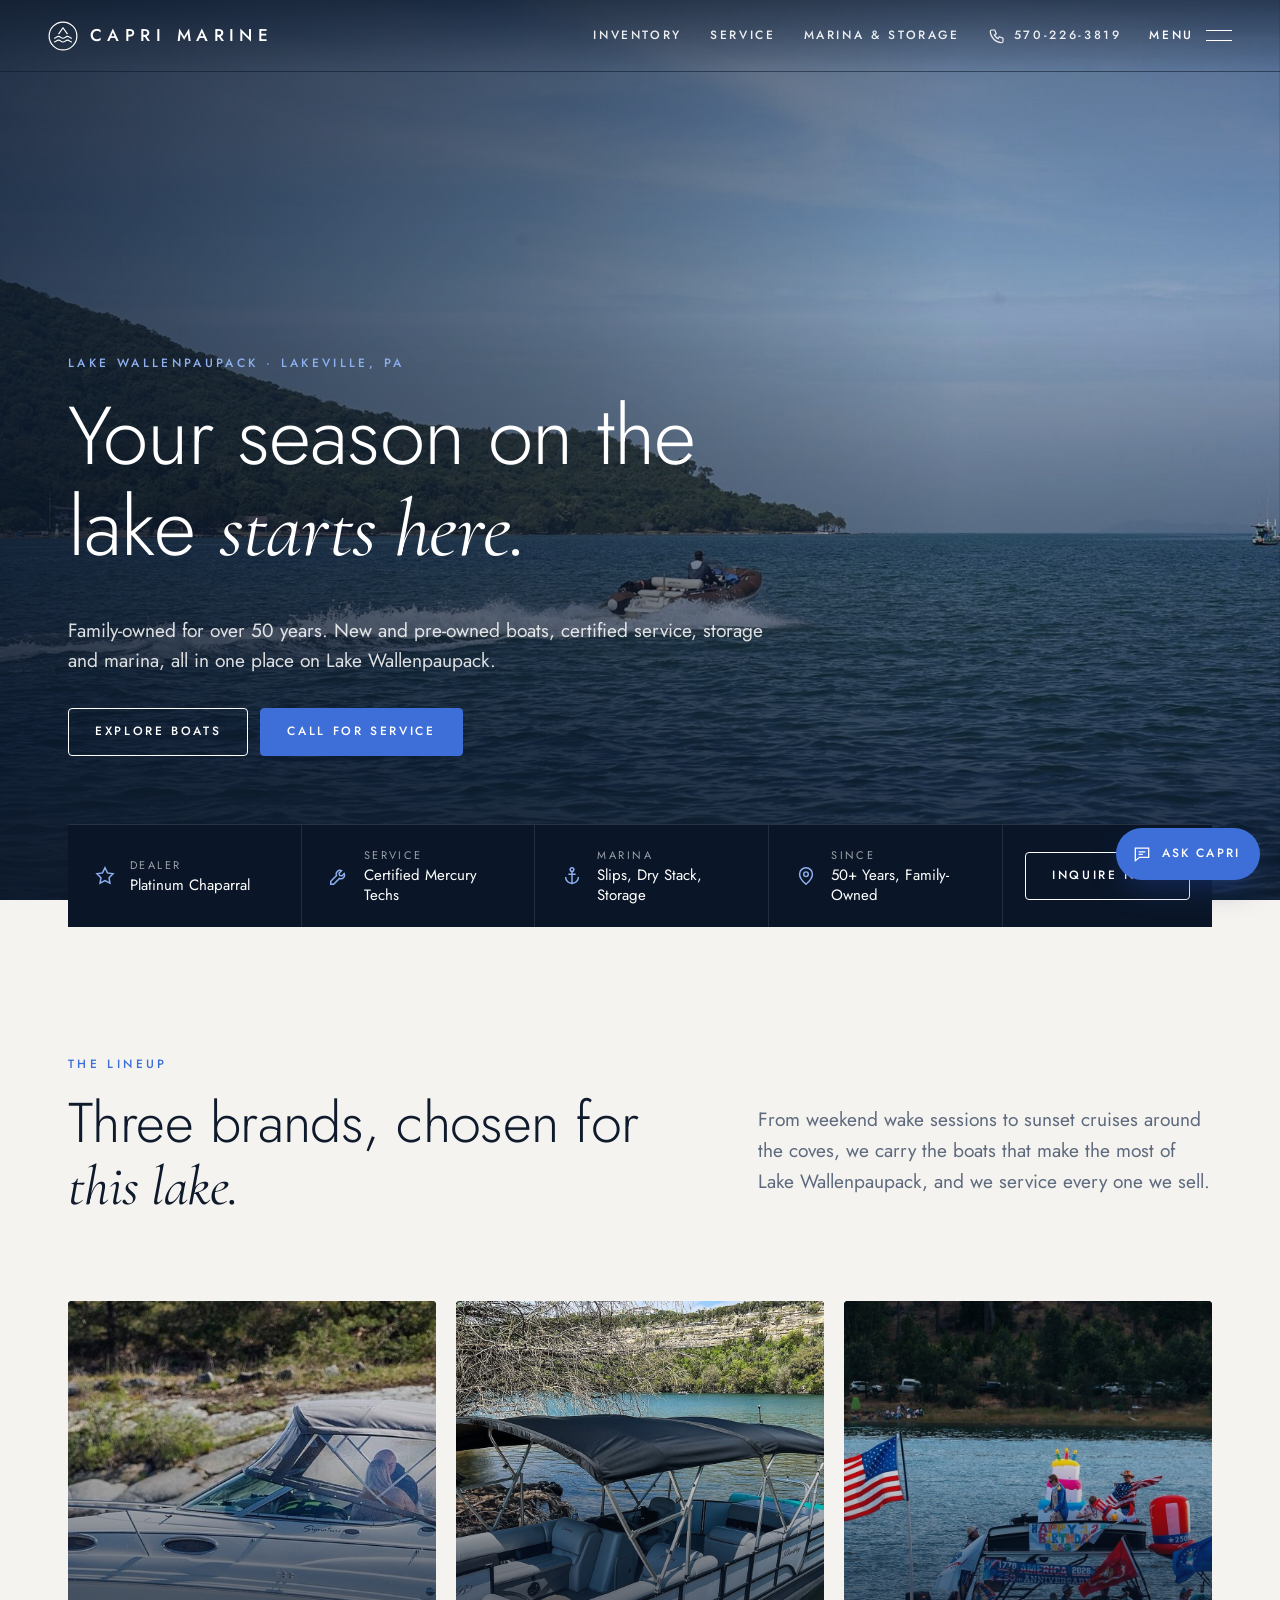
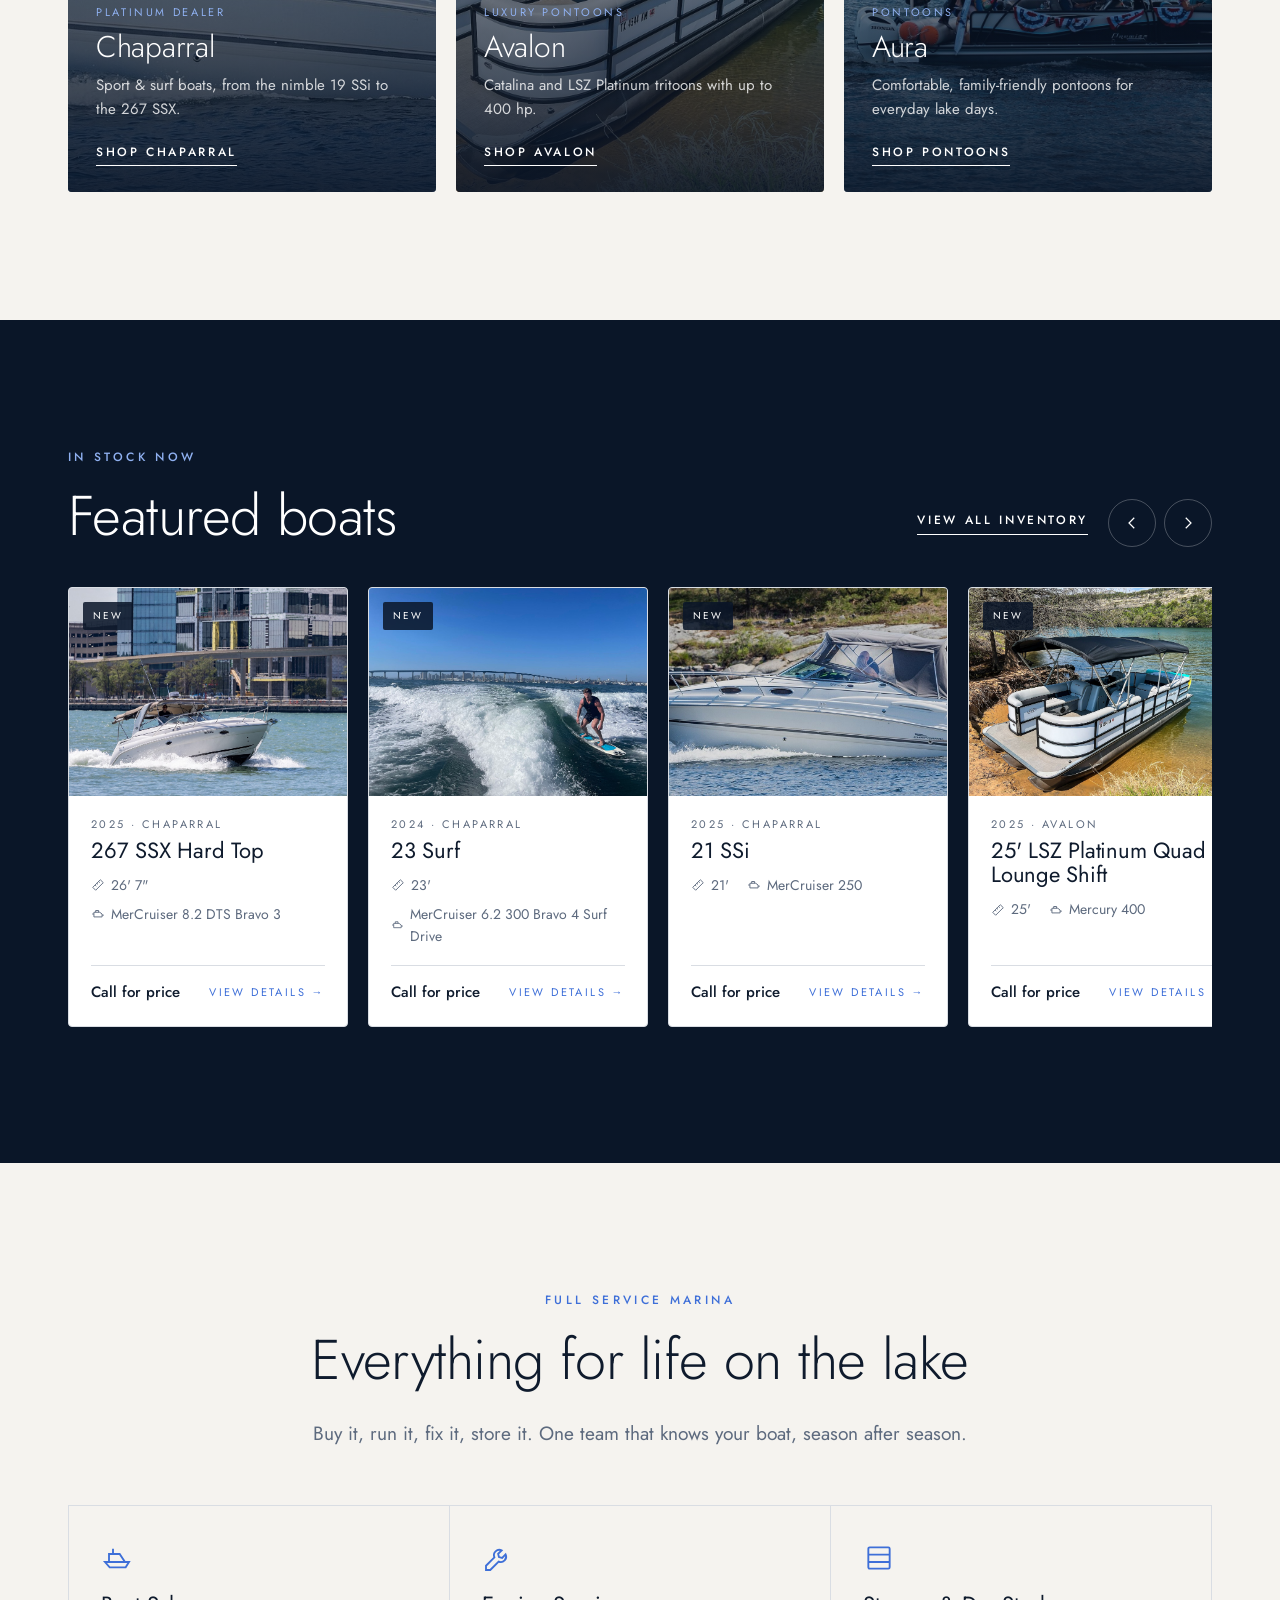
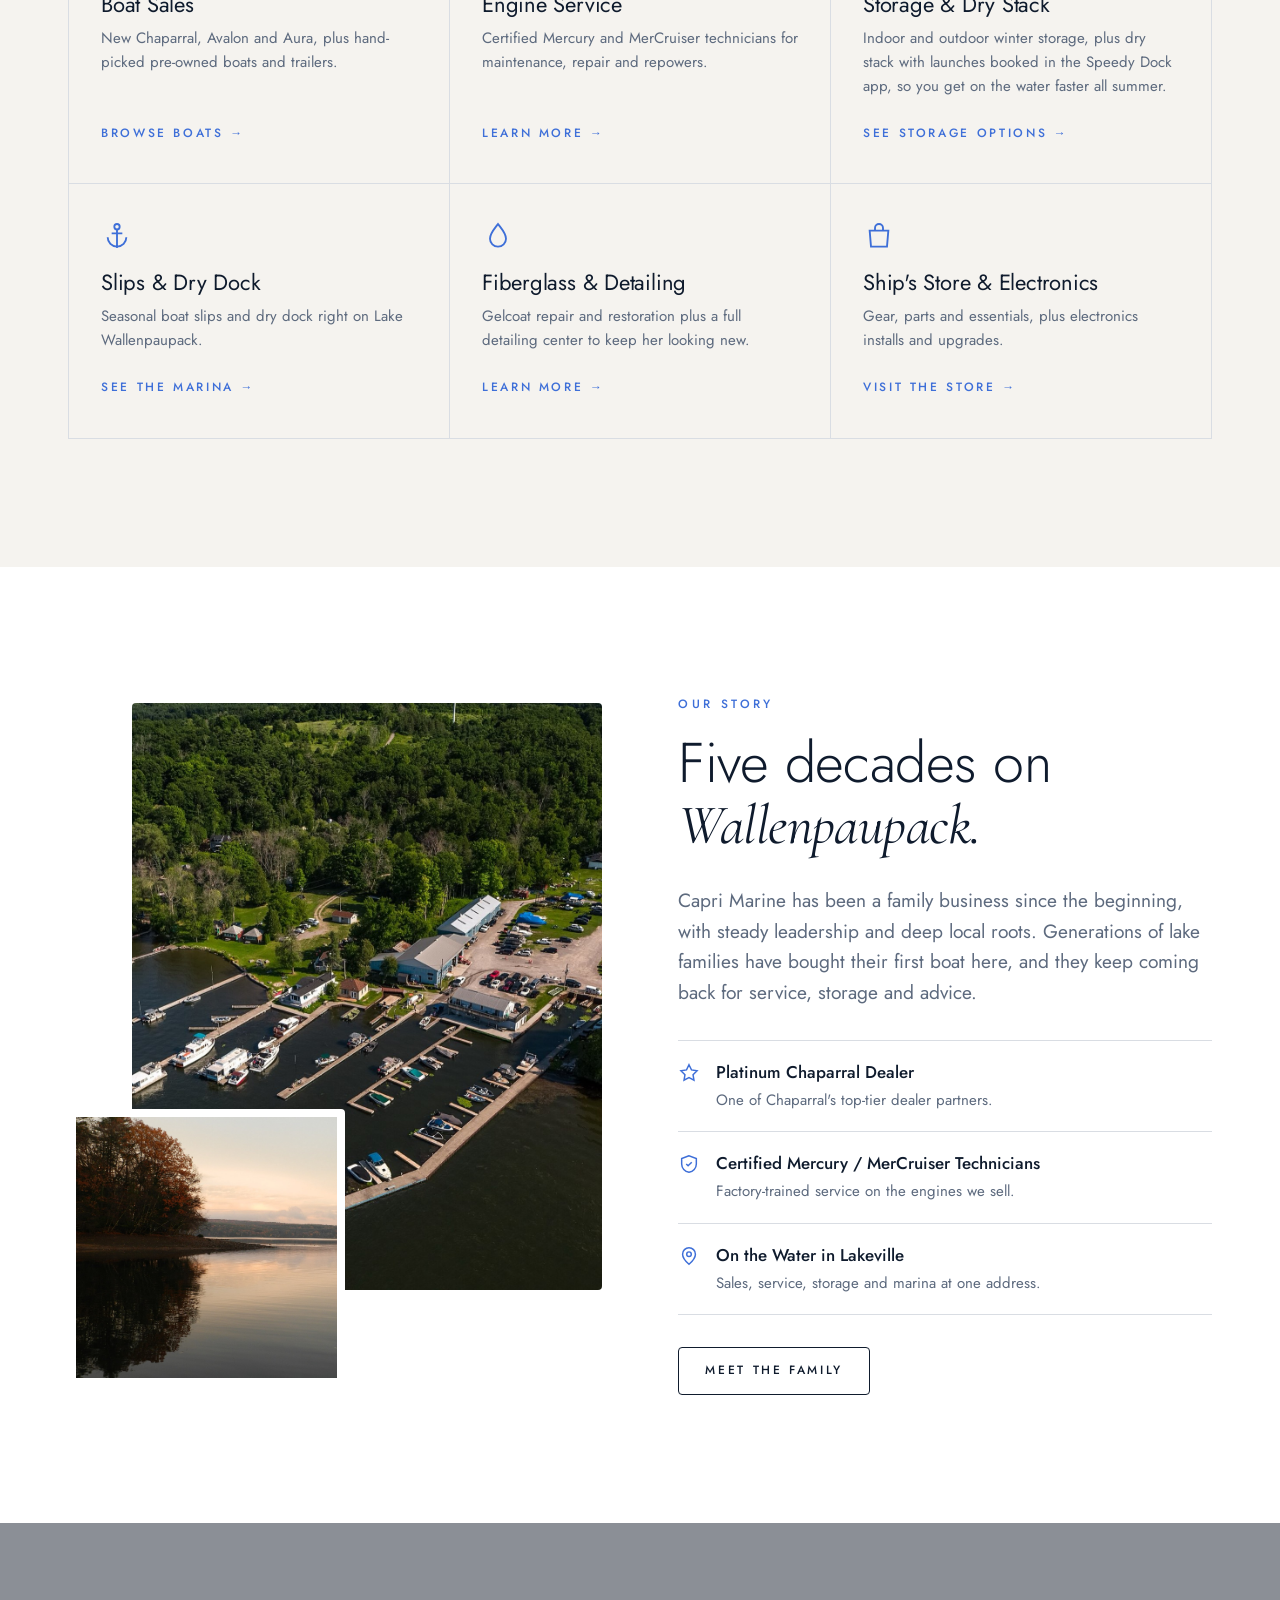
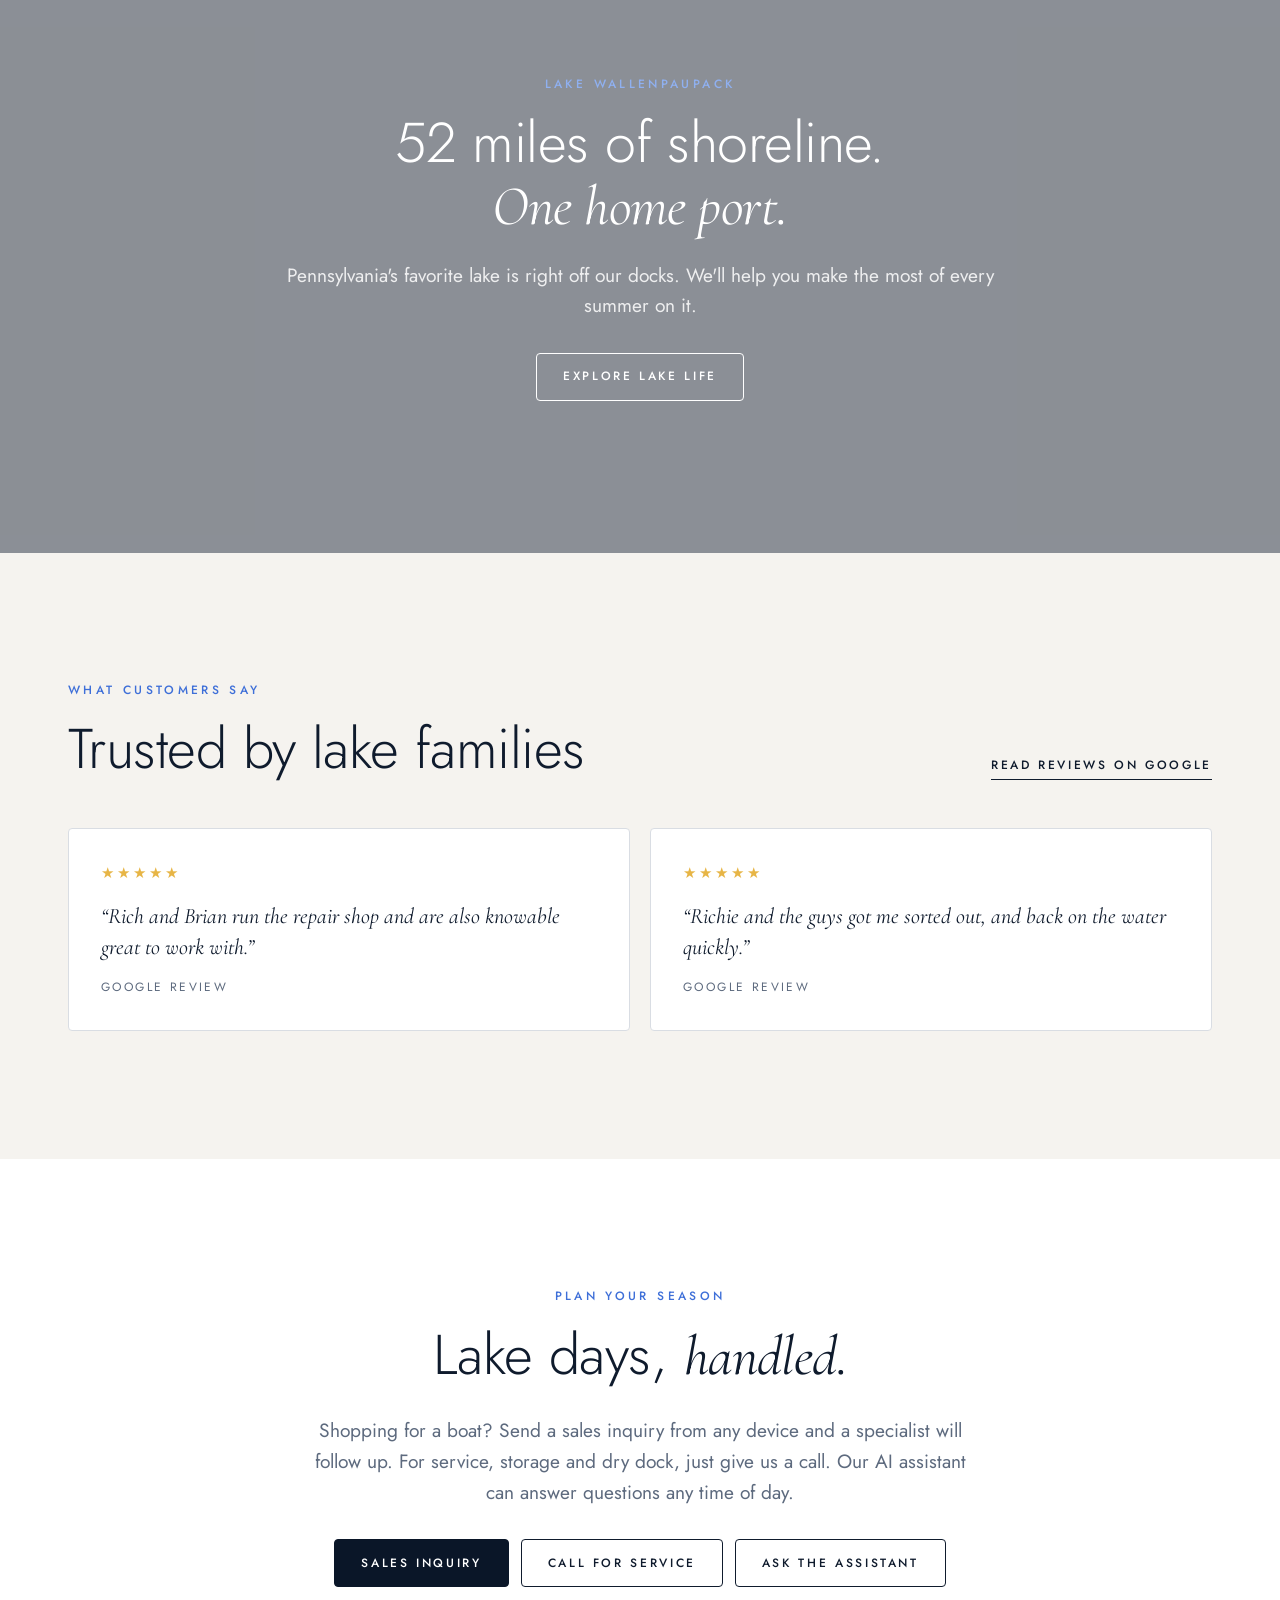
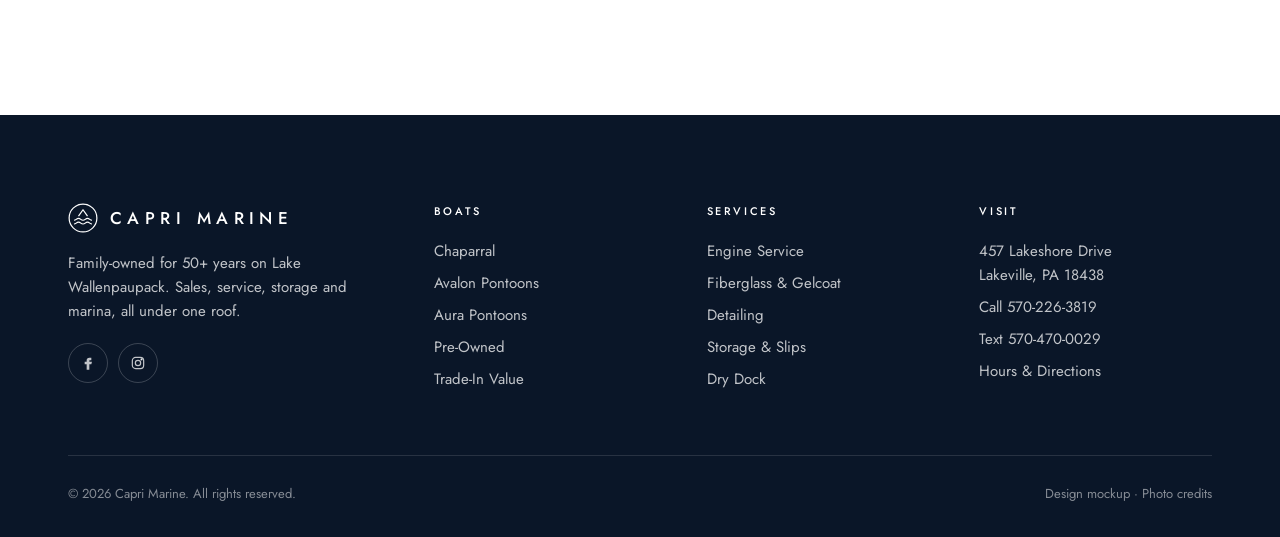
<file: index.html>
<!doctype html>
<html lang="en">
<head>
  <meta charset="utf-8">
  <meta name="viewport" content="width=device-width, initial-scale=1">
  <title>Capri Marine | Boat Sales, Service &amp; Storage on Lake Wallenpaupack, PA</title>
  <meta name="description" content="Family-owned for 50+ years in Lakeville, PA. Platinum Chaparral dealer with Avalon and Aura pontoons, certified Mercury service, boat storage, dry dock and marina on Lake Wallenpaupack.">
  <meta property="og:title" content="Capri Marine | Lake Wallenpaupack Boat Dealer &amp; Marina">
  <meta property="og:description" content="New and pre-owned boats, certified service, storage and marina on Lake Wallenpaupack.">
  <meta property="og:image" content="assets/img/hero-lake-run.jpg">
  <link rel="icon" href="assets/img/favicon.svg" type="image/svg+xml">
  <link rel="preconnect" href="https://fonts.googleapis.com">
  <link rel="preconnect" href="https://fonts.gstatic.com" crossorigin>
  <link href="https://fonts.googleapis.com/css2?family=Jost:wght@200;300;400;500&family=Cormorant+Garamond:ital,wght@1,400&display=swap" rel="stylesheet">
  <link rel="stylesheet" href="assets/css/style.css?v=2">
  <script type="application/ld+json">
  {
    "@context": "https://schema.org",
    "@type": ["BoatDealer", "LocalBusiness"],
    "name": "Capri Marine",
    "url": "https://caprimarine.com",
    "telephone": "+1-570-226-3819",
    "address": { "@type": "PostalAddress", "streetAddress": "457 Lakeshore Drive", "addressLocality": "Lakeville", "addressRegion": "PA", "postalCode": "18438", "addressCountry": "US" },
    "areaServed": "Lake Wallenpaupack",
    "openingHoursSpecification": [
      { "@type": "OpeningHoursSpecification", "dayOfWeek": ["Monday", "Tuesday", "Thursday", "Friday", "Saturday", "Sunday"], "opens": "09:00", "closes": "17:00" }
    ],
    "brand": ["Chaparral", "Avalon Pontoons", "Aura Pontoons"],
    "sameAs": ["https://www.facebook.com/478506935600968", "https://www.instagram.com/capri_marine"]
  }
  </script>
</head>
<body data-page="home" data-header="transparent">
<main>

  <!-- HERO -->
  <section class="hero">
    <div class="hero-media" style="background-image:url('assets/img/hero-lake-run.jpg')"></div>
    <div class="wrap">
      <p class="eyebrow light">Lake Wallenpaupack · Lakeville, PA</p>
      <h1>Your season on the lake <em class="accent">starts here.</em></h1>
      <p class="lede">Family-owned for over 50 years. New and pre-owned boats, certified service, storage and marina, all in one place on Lake Wallenpaupack.</p>
      <div class="btn-row">
        <a class="btn light" href="inventory.html">Explore Boats</a>
        <a class="btn blue" href="tel:+15702263819">Call for Service</a>
      </div>
    </div>
  </section>

  <!-- INFO STRIP -->
  <div class="info-bar">
    <div class="wrap">
      <div class="inner">
        <div class="cell"><svg viewBox="0 0 24 24" fill="none" stroke="currentColor" stroke-width="1.6"><path d="m12 3 2.7 5.6 6.1.9-4.4 4.3 1 6.1L12 17l-5.4 2.9 1-6.1-4.4-4.3 6.1-.9Z"/></svg><div><span class="k">Dealer</span><span class="v">Platinum Chaparral</span></div></div>
        <div class="cell"><svg viewBox="0 0 24 24" fill="none" stroke="currentColor" stroke-width="1.6"><path d="M14.7 6.3a4 4 0 0 0-5.4 5.2L3 17.8V21h3.2l6.3-6.3a4 4 0 0 0 5.2-5.4l-2.6 2.6-2.4-.6-.6-2.4Z"/></svg><div><span class="k">Service</span><span class="v">Certified Mercury Techs</span></div></div>
        <div class="cell"><svg viewBox="0 0 24 24" fill="none" stroke="currentColor" stroke-width="1.6"><circle cx="12" cy="5" r="2"/><path d="M12 7v14M5 13a7 7 0 0 0 14 0M8 10h8"/></svg><div><span class="k">Marina</span><span class="v">Slips, Dry Stack, Storage</span></div></div>
        <div class="cell"><svg viewBox="0 0 24 24" fill="none" stroke="currentColor" stroke-width="1.6"><path d="M12 21s-7-6.1-7-11a7 7 0 0 1 14 0c0 4.9-7 11-7 11Z"/><circle cx="12" cy="10" r="2.5"/></svg><div><span class="k">Since</span><span class="v">50+ Years, Family-Owned</span></div></div>
        <div class="cta"><a class="btn light" href="contact.html">Inquire Now</a></div>
      </div>
    </div>
  </div>

  <!-- BRANDS -->
  <section class="section">
    <div class="wrap">
      <div class="split wide-left reveal">
        <div>
          <p class="eyebrow">The Lineup</p>
          <h2>Three brands, chosen for <em class="accent">this lake.</em></h2>
        </div>
        <p class="lede">From weekend wake sessions to sunset cruises around the coves, we carry the boats that make the most of Lake Wallenpaupack, and we service every one we sell.</p>
      </div>
      <div class="brand-grid">
        <a class="brand-card reveal" href="inventory.html?make=Chaparral">
          <img src="assets/img/chaparral-cruise.jpg" alt="Chaparral sport boat underway" loading="lazy">
          <div class="body"><span class="tag">Platinum Dealer</span><h3>Chaparral</h3><p>Sport &amp; surf boats, from the nimble 19 SSi to the 267 SSX.</p><span class="text-link">Shop Chaparral</span></div>
        </a>
        <a class="brand-card reveal" href="inventory.html?make=Avalon">
          <img src="assets/img/pontoon-luxury.jpg" alt="Luxury pontoon boat at the shoreline" loading="lazy">
          <div class="body"><span class="tag">Luxury Pontoons</span><h3>Avalon</h3><p>Catalina and LSZ Platinum tritoons with up to 400 hp.</p><span class="text-link">Shop Avalon</span></div>
        </a>
        <a class="brand-card reveal" href="inventory.html?type=Pontoon">
          <img src="assets/img/pontoon-parade.jpg" alt="Pontoon boat cruising on a lake" loading="lazy">
          <div class="body"><span class="tag">Pontoons</span><h3>Aura</h3><p>Comfortable, family-friendly pontoons for everyday lake days.</p><span class="text-link">Shop Pontoons</span></div>
        </a>
      </div>
    </div>
  </section>

  <!-- FEATURED INVENTORY RAIL -->
  <section class="section on-dark" data-rail>
    <div class="wrap">
      <div class="rail-head reveal">
        <div>
          <p class="eyebrow">In Stock Now</p>
          <h2 style="margin:0">Featured boats</h2>
        </div>
        <div style="display:flex;gap:20px;align-items:center;flex-wrap:wrap">
          <a class="text-link" href="inventory.html" style="color:#fff">View all inventory</a>
          <div class="rail-controls"><button data-prev aria-label="Previous"><svg viewBox="0 0 24 24" width="18" height="18" fill="none" stroke="currentColor" stroke-width="1.6"><path d="M15 5 8 12l7 7"/></svg></button><button data-next aria-label="Next"><svg viewBox="0 0 24 24" width="18" height="18" fill="none" stroke="currentColor" stroke-width="1.6"><path d="m9 5 7 7-7 7"/></svg></button></div>
        </div>
      </div>
      <div class="rail" id="featured-rail"></div>
    </div>
  </section>

  <!-- SERVICES -->
  <section class="section">
    <div class="wrap">
      <div class="center reveal">
        <p class="eyebrow">Full Service Marina</p>
        <h2>Everything for life on the lake</h2>
        <p class="lede">Buy it, run it, fix it, store it. One team that knows your boat, season after season.</p>
      </div>
      <div class="svc-grid reveal">
        <a class="svc" href="inventory.html">
          <svg viewBox="0 0 24 24" fill="none" stroke="currentColor" stroke-width="1.4"><path d="M3 15h18l-2.5 4H6.5Z"/><path d="M6 15V9h8l4 6"/><path d="M9 9V5"/></svg>
          <h3>Boat Sales</h3><p>New Chaparral, Avalon and Aura, plus hand-picked pre-owned boats and trailers.</p><span class="text-link">Browse boats →</span>
        </a>
        <a class="svc" href="service.html">
          <svg viewBox="0 0 24 24" fill="none" stroke="currentColor" stroke-width="1.4"><path d="M14.7 6.3a4 4 0 0 0-5.4 5.2L3 17.8V21h3.2l6.3-6.3a4 4 0 0 0 5.2-5.4l-2.6 2.6-2.4-.6-.6-2.4Z"/></svg>
          <h3>Engine Service</h3><p>Certified Mercury and MerCruiser technicians for maintenance, repair and repowers.</p><span class="text-link">Learn more →</span>
        </a>
        <a class="svc" href="marina.html">
          <svg viewBox="0 0 24 24" fill="none" stroke="currentColor" stroke-width="1.4"><rect x="4" y="4" width="16" height="16" rx="1"/><path d="M4 9.5h16M4 15h16"/></svg>
          <h3>Storage &amp; Dry Stack</h3><p>Indoor and outdoor winter storage, plus dry stack with launches booked in the Speedy Dock app, so you get on the water faster all summer.</p><span class="text-link">See storage options →</span>
        </a>
        <a class="svc" href="marina.html#slips">
          <svg viewBox="0 0 24 24" fill="none" stroke="currentColor" stroke-width="1.4"><circle cx="12" cy="5" r="2"/><path d="M12 7v14M5 13a7 7 0 0 0 14 0M8 10h8"/></svg>
          <h3>Slips &amp; Dry Dock</h3><p>Seasonal boat slips and dry dock right on Lake Wallenpaupack.</p><span class="text-link">See the marina →</span>
        </a>
        <a class="svc" href="service.html#fiberglass">
          <svg viewBox="0 0 24 24" fill="none" stroke="currentColor" stroke-width="1.4"><path d="M12 3c3 4 6 7 6 11a6 6 0 0 1-12 0c0-4 3-7 6-11Z"/></svg>
          <h3>Fiberglass &amp; Detailing</h3><p>Gelcoat repair and restoration plus a full detailing center to keep her looking new.</p><span class="text-link">Learn more →</span>
        </a>
        <a class="svc" href="service.html#store">
          <svg viewBox="0 0 24 24" fill="none" stroke="currentColor" stroke-width="1.4"><path d="M5 8h14l-1 12H6Z"/><path d="M9 8V6a3 3 0 0 1 6 0v2"/></svg>
          <h3>Ship's Store &amp; Electronics</h3><p>Gear, parts and essentials, plus electronics installs and upgrades.</p><span class="text-link">Visit the store →</span>
        </a>
      </div>
    </div>
  </section>

  <!-- STORY / TRUST -->
  <section class="section on-white">
    <div class="wrap split">
      <div class="photo-stack reveal">
        <img src="assets/img/marina-aerial.jpg" alt="Aerial view of a lakeside marina with docks" loading="lazy">
        <img src="assets/img/lake-evening.jpg" alt="Lake Wallenpaupack at dusk" loading="lazy">
      </div>
      <div class="reveal">
        <p class="eyebrow">Our Story</p>
        <h2>Five decades on <em class="accent">Wallenpaupack.</em></h2>
        <p class="lede">Capri Marine has been a family business since the beginning, with steady leadership and deep local roots. Generations of lake families have bought their first boat here, and they keep coming back for service, storage and advice.</p>
        <ul class="cred-list">
          <li><svg viewBox="0 0 24 24" fill="none" stroke="currentColor" stroke-width="1.6"><path d="m12 3 2.7 5.6 6.1.9-4.4 4.3 1 6.1L12 17l-5.4 2.9 1-6.1-4.4-4.3 6.1-.9Z"/></svg><div><strong>Platinum Chaparral Dealer</strong><span>One of Chaparral's top-tier dealer partners.</span></div></li>
          <li><svg viewBox="0 0 24 24" fill="none" stroke="currentColor" stroke-width="1.6"><path d="M12 3 4 6v6c0 4.5 3.4 8.3 8 9 4.6-.7 8-4.5 8-9V6Z"/><path d="m9 12 2 2 4-4"/></svg><div><strong>Certified Mercury / MerCruiser Technicians</strong><span>Factory-trained service on the engines we sell.</span></div></li>
          <li><svg viewBox="0 0 24 24" fill="none" stroke="currentColor" stroke-width="1.6"><path d="M12 21s-7-6.1-7-11a7 7 0 0 1 14 0c0 4.9-7 11-7 11Z"/><circle cx="12" cy="10" r="2.5"/></svg><div><strong>On the Water in Lakeville</strong><span>Sales, service, storage and marina at one address.</span></div></li>
        </ul>
        <div class="btn-row"><a class="btn" href="about.html">Meet the Family</a></div>
      </div>
    </div>
  </section>

  <!-- WATER BAND -->
  <section class="band" style="background-image:url('assets/img/lake-sunset.jpg')">
    <div class="wrap center">
      <p class="eyebrow light">Lake Wallenpaupack</p>
      <h2 style="max-width:18ch;margin:0 auto .4em">52 miles of shoreline. <em class="accent">One home port.</em></h2>
      <p class="lede" style="color:rgba(255,255,255,.85)">Pennsylvania's favorite lake is right off our docks. We'll help you make the most of every summer on it.</p>
      <div class="btn-row" style="justify-content:center"><a class="btn light" href="lake-life.html">Explore Lake Life</a></div>
    </div>
  </section>

  <!-- REVIEWS -->
  <section class="section">
    <div class="wrap">
      <div class="rail-head reveal">
        <div>
          <p class="eyebrow">What Customers Say</p>
          <h2 style="margin:0">Trusted by lake families</h2>
        </div>
        <a class="text-link" href="https://www.google.com/search?q=capri+marine#lrd=0x89c4ba0be7e991d7:0x9b0813bc5fe064c4,1,,,," target="_blank" rel="noopener">Read reviews on Google</a>
      </div>
      <div class="reviews two">
        <figure class="review reveal" style="margin:0"><div class="stars" aria-label="5 out of 5 stars">★★★★★</div><blockquote>“Rich and Brian run the repair shop and are also knowable great to work with.”</blockquote><cite>Google Review</cite></figure>
        <figure class="review reveal" style="margin:0"><div class="stars" aria-label="5 out of 5 stars">★★★★★</div><blockquote>“Richie and the guys got me sorted out, and back on the water quickly.”</blockquote><cite>Google Review</cite></figure>
      </div>
    </div>
  </section>

  <!-- PLAN CTA -->
  <section class="section on-white">
    <div class="wrap plan-cta">
      <div class="reveal">
        <p class="eyebrow">Plan Your Season</p>
        <h2>Lake days, <em class="accent">handled.</em></h2>
        <p class="lede">Shopping for a boat? Send a sales inquiry from any device and a specialist will follow up. For service, storage and dry dock, just give us a call. Our AI assistant can answer questions any time of day.</p>
        <div class="btn-row" style="justify-content:center">
          <a class="btn solid" href="contact.html#quote">Sales Inquiry</a>
          <a class="btn" href="tel:+15702263819">Call for Service</a>
          <a class="btn" href="#" data-open-chat>Ask the Assistant</a>
        </div>
      </div>
    </div>
  </section>

</main>
<script src="assets/js/inventory-data.js?v=2"></script>
<script src="assets/js/main.js?v=2"></script>
<script>
  document.getElementById("featured-rail").innerHTML =
    window.CAPRI_INVENTORY.filter(b => b.featured).map(window.renderBoatCard).join("");
</script>
</body>
</html>
</file>
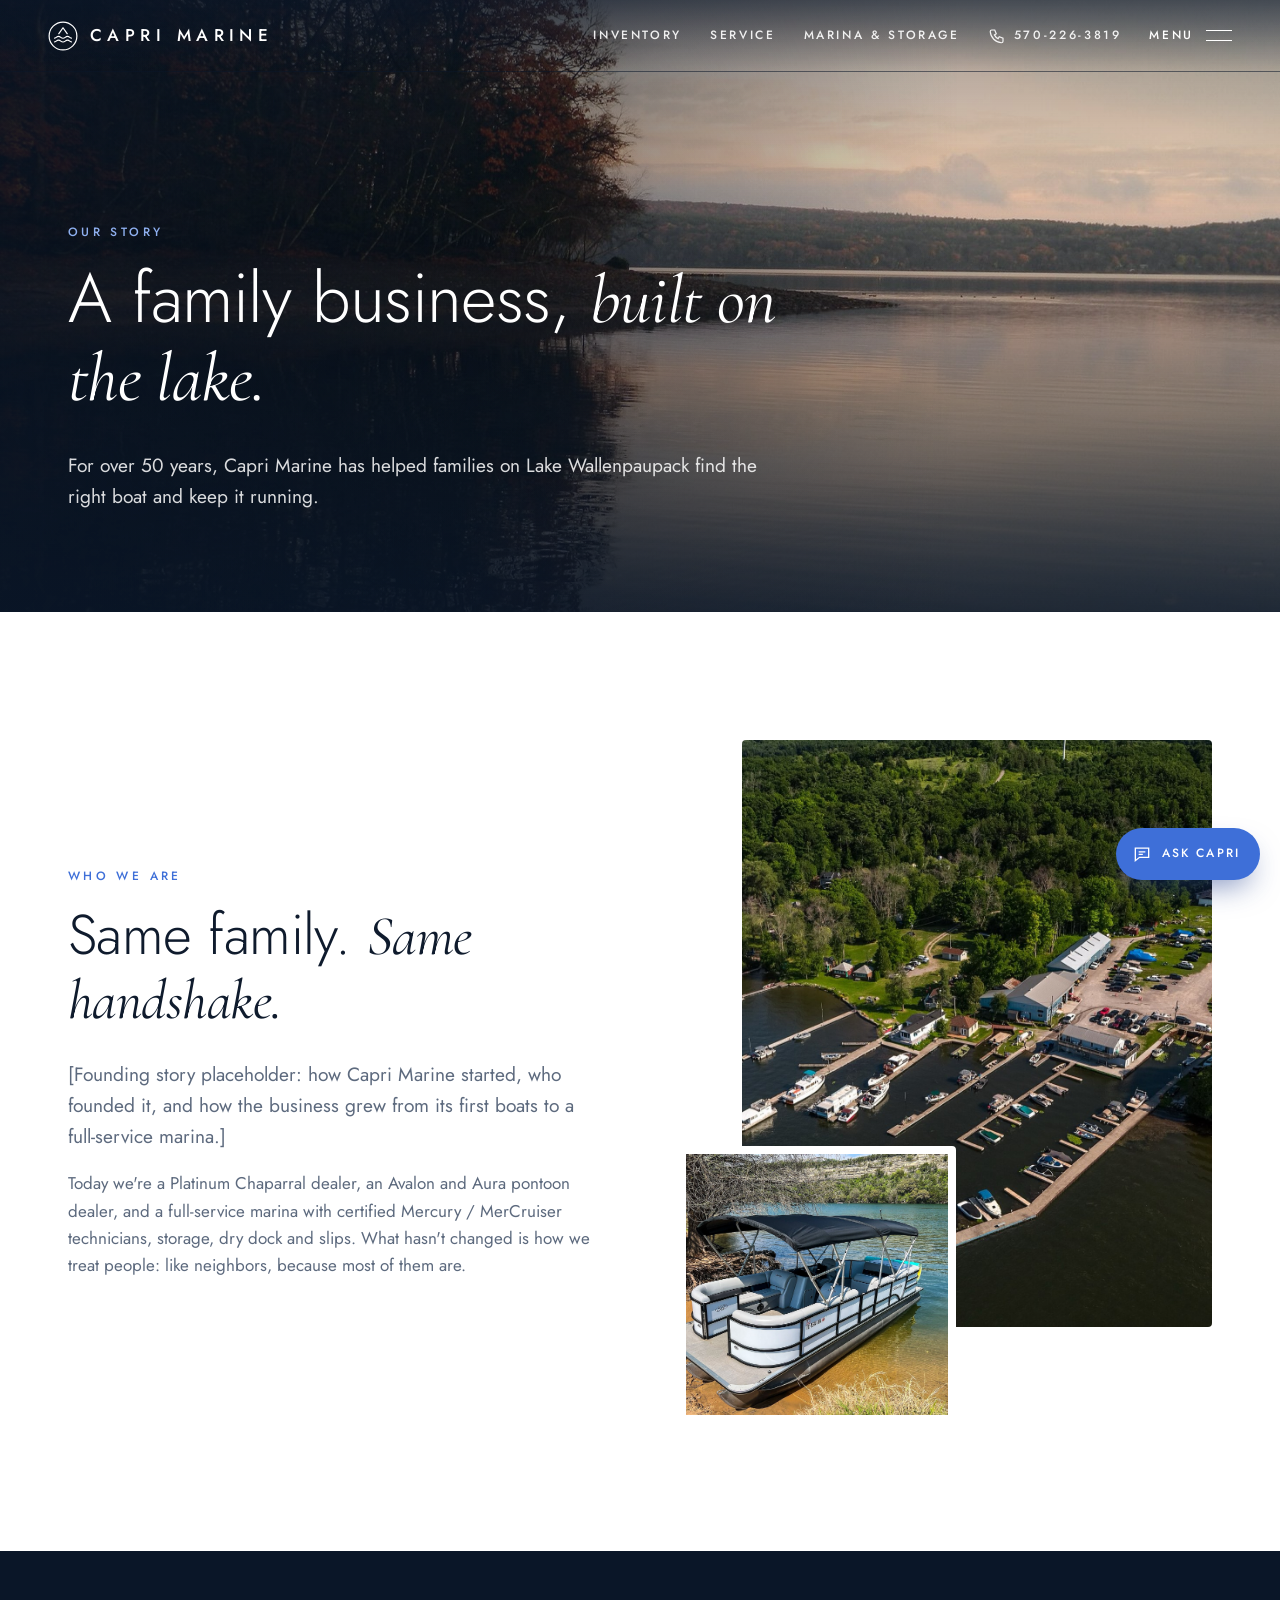
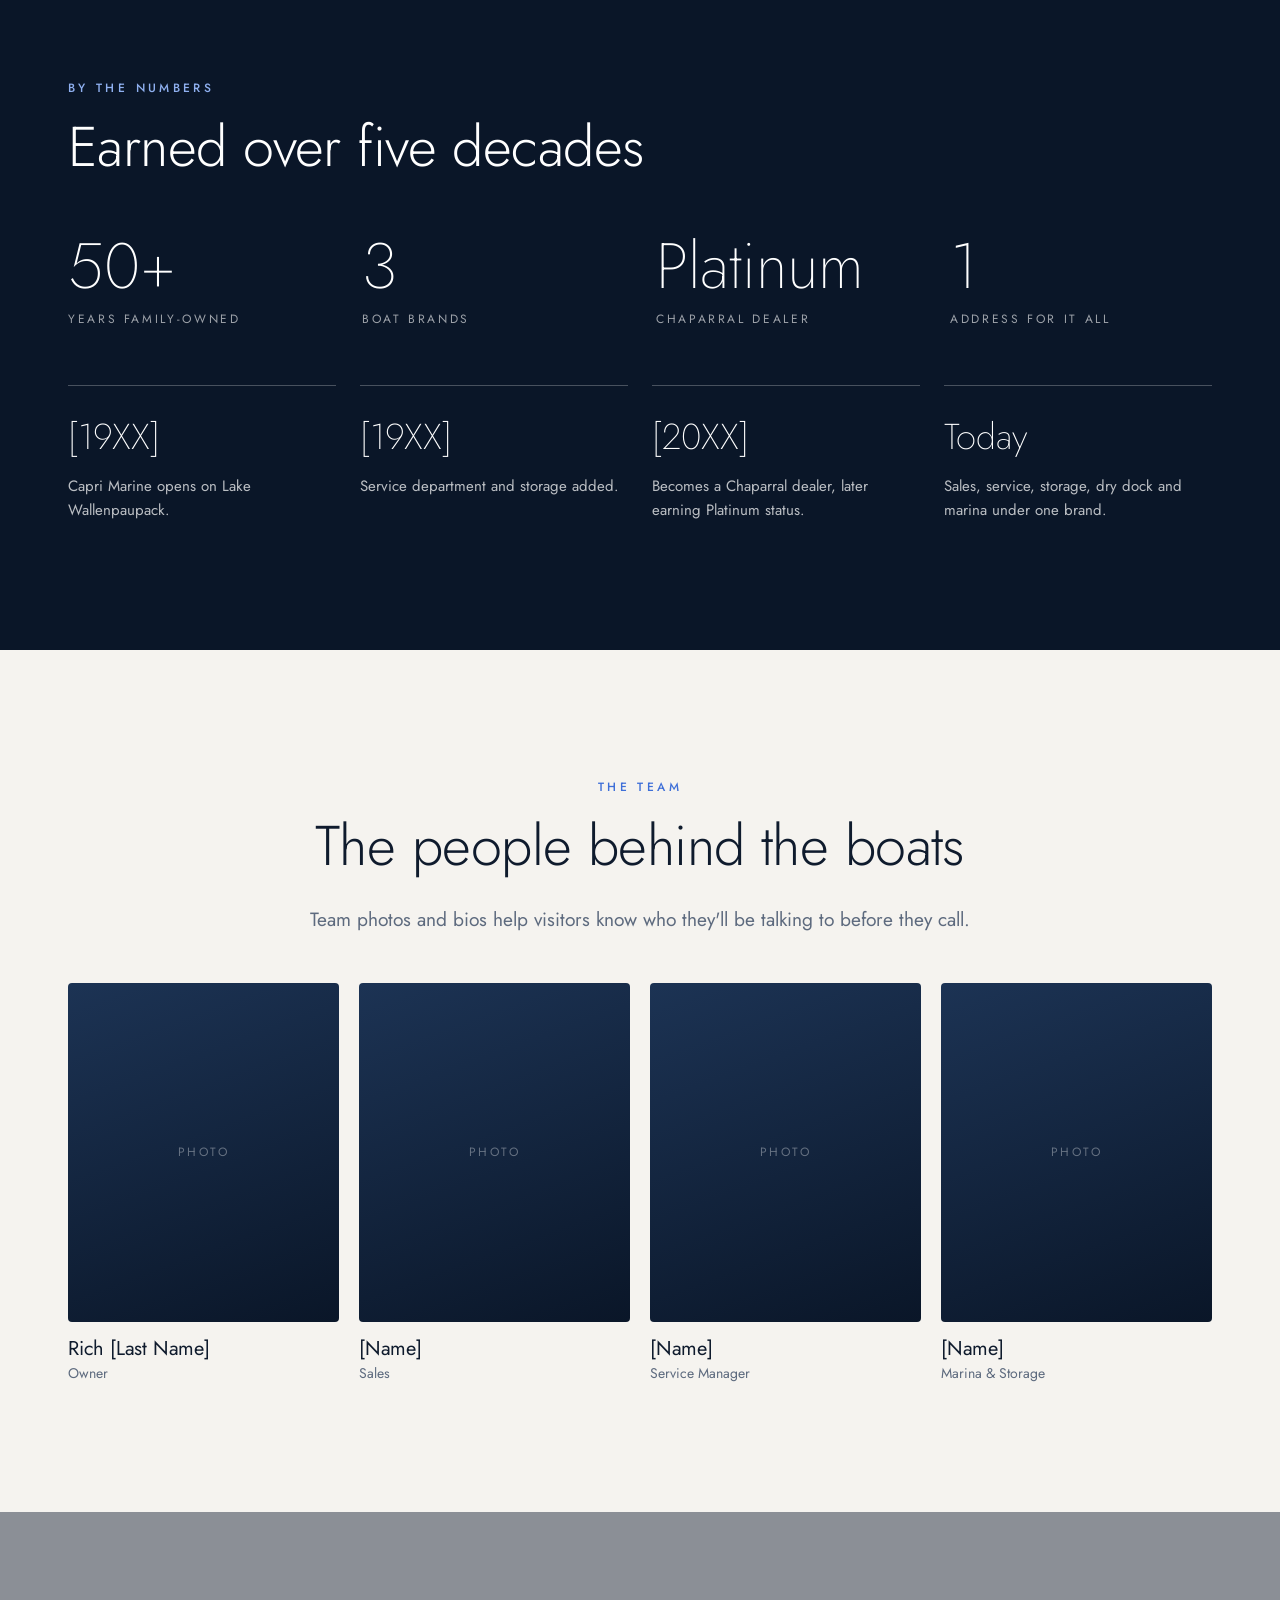
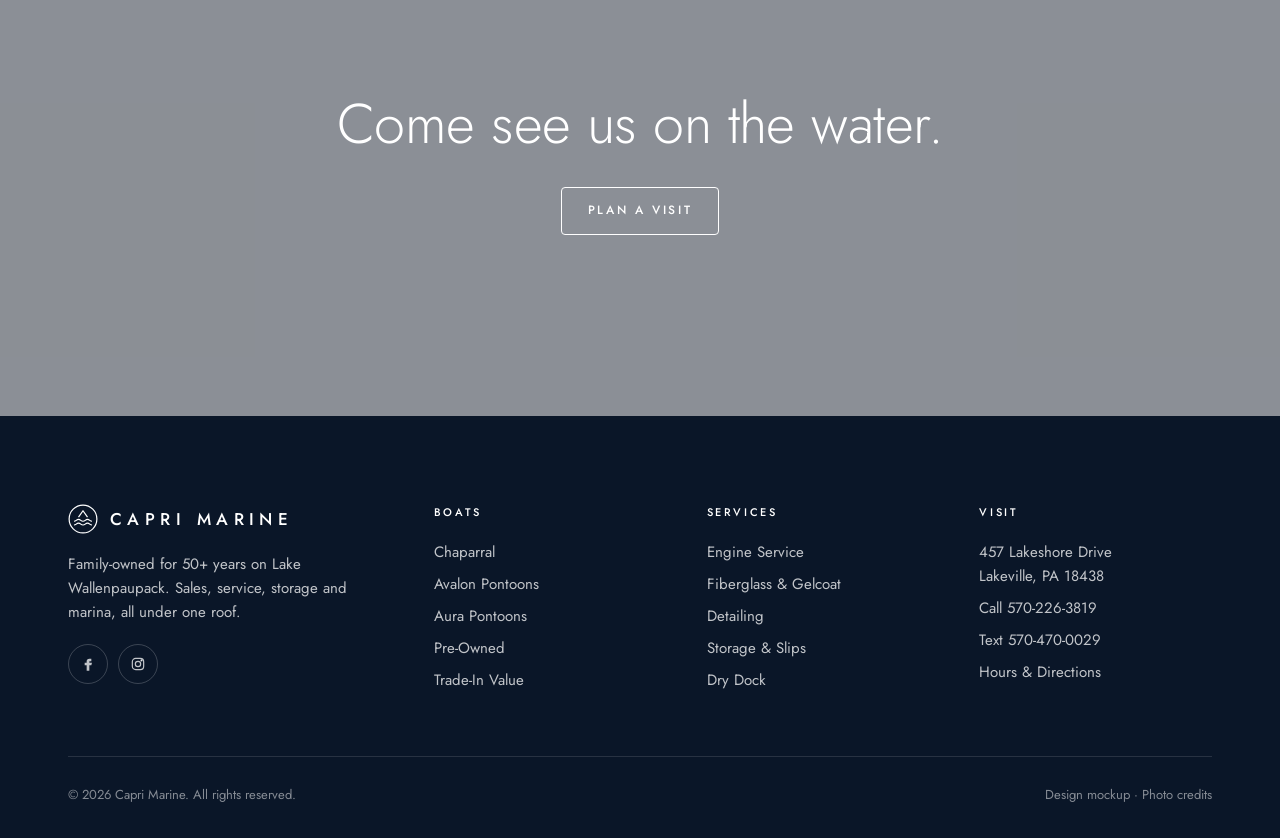
<file: about.html>
<!doctype html>
<html lang="en">
<head>
  <meta charset="utf-8">
  <meta name="viewport" content="width=device-width, initial-scale=1">
  <title>About Capri Marine | Family-Owned on Lake Wallenpaupack for 50+ Years</title>
  <meta name="description" content="Meet Capri Marine: a family-owned Platinum Chaparral dealer and full-service marina in Lakeville, PA, serving Lake Wallenpaupack boaters for over 50 years.">
  <link rel="icon" href="assets/img/favicon.svg" type="image/svg+xml">
  <link rel="preconnect" href="https://fonts.googleapis.com">
  <link rel="preconnect" href="https://fonts.gstatic.com" crossorigin>
  <link href="https://fonts.googleapis.com/css2?family=Jost:wght@200;300;400;500&family=Cormorant+Garamond:ital,wght@1,400&display=swap" rel="stylesheet">
  <link rel="stylesheet" href="assets/css/style.css?v=2">
</head>
<body data-page="about" data-header="transparent">
<main>
  <section class="hero page-hero">
    <div class="hero-media" style="background-image:url('assets/img/lake-evening.jpg')"></div>
    <div class="wrap">
      <p class="eyebrow light">Our Story</p>
      <h1>A family business, <em class="accent">built on the lake.</em></h1>
      <p class="lede">For over 50 years, Capri Marine has helped families on Lake Wallenpaupack find the right boat and keep it running.</p>
    </div>
  </section>

  <section class="section on-white">
    <div class="wrap split">
      <div class="reveal">
        <p class="eyebrow">Who We Are</p>
        <h2>Same family. <em class="accent">Same handshake.</em></h2>
        <p class="lede">[Founding story placeholder: how Capri Marine started, who founded it, and how the business grew from its first boats to a full-service marina.]</p>
        <p style="color:var(--muted)">Today we're a Platinum Chaparral dealer, an Avalon and Aura pontoon dealer, and a full-service marina with certified Mercury / MerCruiser technicians, storage, dry dock and slips. What hasn't changed is how we treat people: like neighbors, because most of them are.</p>
      </div>
      <div class="photo-stack reveal">
        <img src="assets/img/marina-aerial.jpg" alt="Aerial view of a lakeside marina" loading="lazy">
        <img src="assets/img/pontoon-luxury.jpg" alt="Pontoon boat at the shore" loading="lazy">
      </div>
    </div>
  </section>

  <section class="section on-dark">
    <div class="wrap">
      <div class="reveal">
        <p class="eyebrow">By the Numbers</p>
        <h2>Earned over five decades</h2>
      </div>
      <div class="stats reveal">
        <div class="stat"><div class="num">50+</div><div class="lbl">Years family-owned</div></div>
        <div class="stat"><div class="num">3</div><div class="lbl">Boat brands</div></div>
        <div class="stat"><div class="num">Platinum</div><div class="lbl">Chaparral dealer</div></div>
        <div class="stat"><div class="num">1</div><div class="lbl">Address for it all</div></div>
      </div>
      <ol class="timeline">
        <li><div class="yr">[19XX]</div><p>Capri Marine opens on Lake Wallenpaupack.</p></li>
        <li><div class="yr">[19XX]</div><p>Service department and storage added.</p></li>
        <li><div class="yr">[20XX]</div><p>Becomes a Chaparral dealer, later earning Platinum status.</p></li>
        <li><div class="yr">Today</div><p>Sales, service, storage, dry dock and marina under one brand.</p></li>
      </ol>
    </div>
  </section>

  <section class="section">
    <div class="wrap">
      <div class="center reveal">
        <p class="eyebrow">The Team</p>
        <h2>The people behind the boats</h2>
        <p class="lede">Team photos and bios help visitors know who they'll be talking to before they call.</p>
      </div>
      <div class="team">
        <div class="member reveal"><div class="ph">Photo</div><h3>Rich [Last Name]</h3><p>Owner</p></div>
        <div class="member reveal"><div class="ph">Photo</div><h3>[Name]</h3><p>Sales</p></div>
        <div class="member reveal"><div class="ph">Photo</div><h3>[Name]</h3><p>Service Manager</p></div>
        <div class="member reveal"><div class="ph">Photo</div><h3>[Name]</h3><p>Marina &amp; Storage</p></div>
      </div>
    </div>
  </section>

  <section class="band" style="background-image:url('assets/img/lake-sunset.jpg');min-height:56vh">
    <div class="wrap center">
      <h2 style="max-width:20ch;margin:0 auto .5em">Come see us on the water.</h2>
      <div class="btn-row" style="justify-content:center"><a class="btn light" href="contact.html">Plan a Visit</a></div>
    </div>
  </section>
</main>
<script src="assets/js/main.js?v=2"></script>
</body>
</html>
</file>
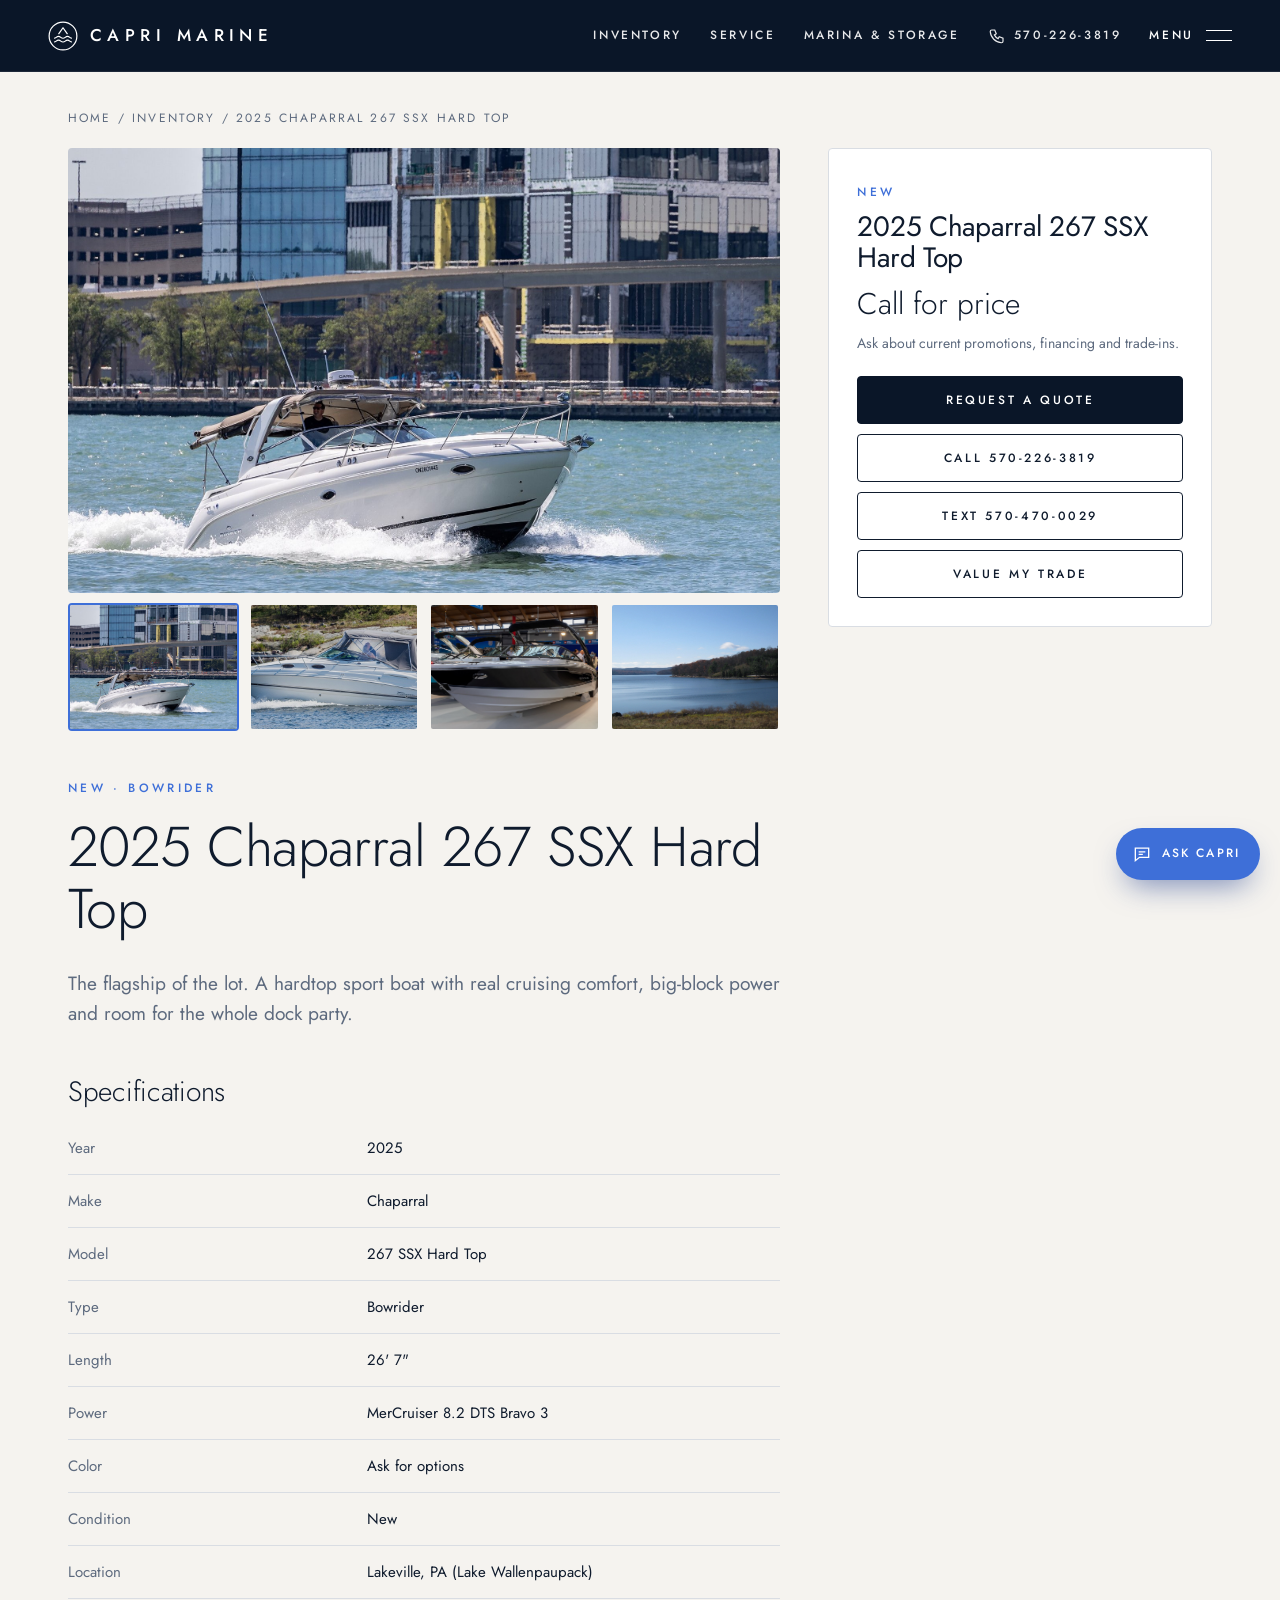
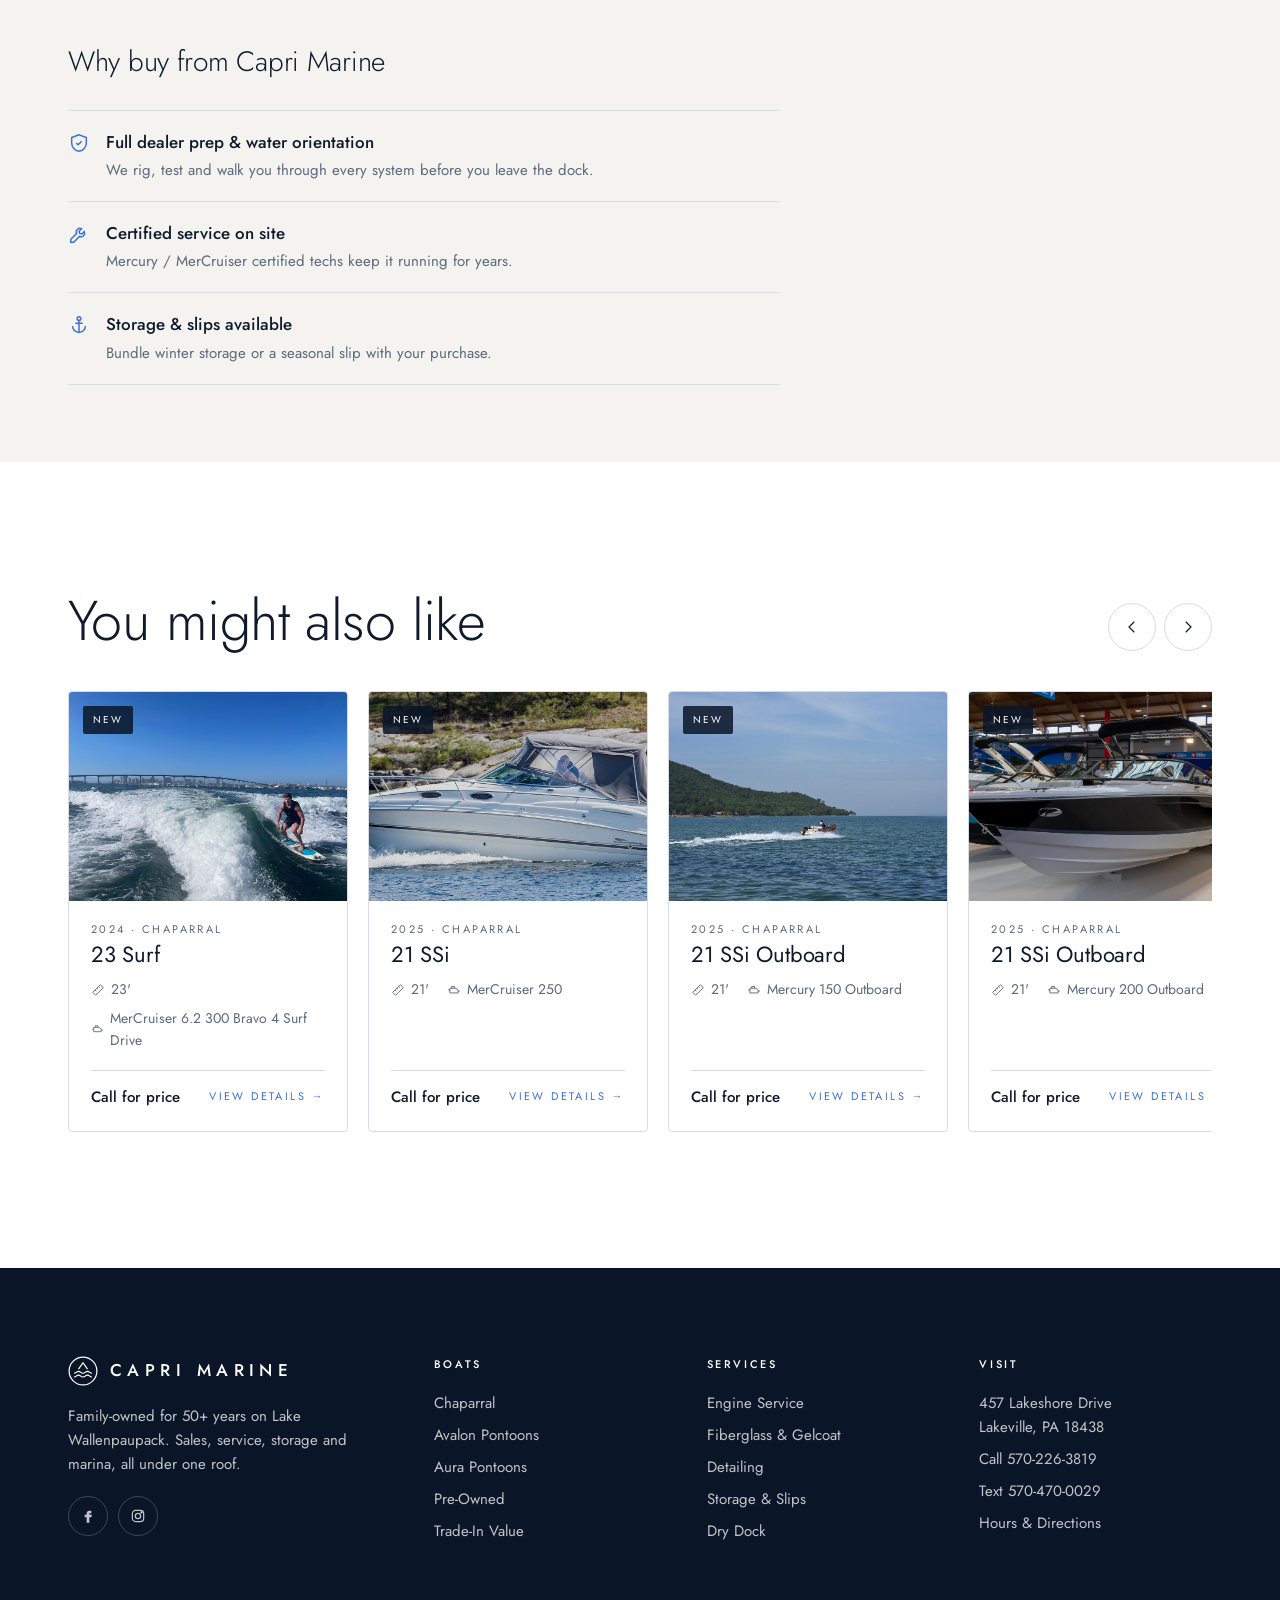
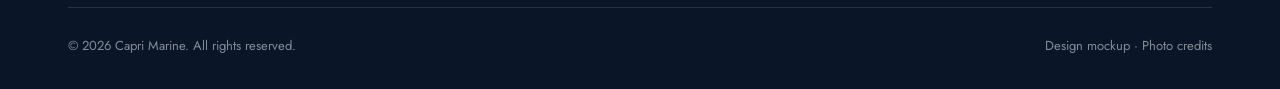
<file: boat.html>
<!doctype html>
<html lang="en">
<head>
  <meta charset="utf-8">
  <meta name="viewport" content="width=device-width, initial-scale=1">
  <title>Boat Details | Capri Marine, Lakeville PA</title>
  <meta name="description" content="Boat details, specs and pricing request at Capri Marine on Lake Wallenpaupack.">
  <link rel="icon" href="assets/img/favicon.svg" type="image/svg+xml">
  <link rel="preconnect" href="https://fonts.googleapis.com">
  <link rel="preconnect" href="https://fonts.gstatic.com" crossorigin>
  <link href="https://fonts.googleapis.com/css2?family=Jost:wght@200;300;400;500&family=Cormorant+Garamond:ital,wght@1,400&display=swap" rel="stylesheet">
  <link rel="stylesheet" href="assets/css/style.css?v=2">
</head>
<body data-page="boat">
<main>
  <section class="section tight pad-top">
    <div class="wrap" style="padding-top:32px">
      <nav class="breadcrumb" aria-label="Breadcrumb"><a href="index.html">Home</a> / <a href="inventory.html">Inventory</a> / <span id="crumb"></span></nav>
      <div class="detail-grid">
        <div>
          <div class="gallery-main"><img id="main-img" src="" alt=""></div>
          <div class="thumbs" id="thumbs"></div>

          <div style="margin-top:48px">
            <p class="eyebrow" id="d-eyebrow"></p>
            <h1 id="d-title" style="font-size:clamp(34px,4.4vw,56px)"></h1>
            <p class="lede" id="d-blurb"></p>
          </div>

          <h2 style="font-size:28px;margin-top:48px">Specifications</h2>
          <table class="spec-table"><tbody id="specs"></tbody></table>

          <h2 style="font-size:28px;margin-top:48px">Why buy from Capri Marine</h2>
          <ul class="cred-list">
            <li><svg viewBox="0 0 24 24" fill="none" stroke="currentColor" stroke-width="1.6"><path d="M12 3 4 6v6c0 4.5 3.4 8.3 8 9 4.6-.7 8-4.5 8-9V6Z"/><path d="m9 12 2 2 4-4"/></svg><div><strong>Full dealer prep &amp; water orientation</strong><span>We rig, test and walk you through every system before you leave the dock.</span></div></li>
            <li><svg viewBox="0 0 24 24" fill="none" stroke="currentColor" stroke-width="1.6"><path d="M14.7 6.3a4 4 0 0 0-5.4 5.2L3 17.8V21h3.2l6.3-6.3a4 4 0 0 0 5.2-5.4l-2.6 2.6-2.4-.6-.6-2.4Z"/></svg><div><strong>Certified service on site</strong><span>Mercury / MerCruiser certified techs keep it running for years.</span></div></li>
            <li><svg viewBox="0 0 24 24" fill="none" stroke="currentColor" stroke-width="1.6"><circle cx="12" cy="5" r="2"/><path d="M12 7v14M5 13a7 7 0 0 0 14 0M8 10h8"/></svg><div><strong>Storage &amp; slips available</strong><span>Bundle winter storage or a seasonal slip with your purchase.</span></div></li>
          </ul>
        </div>

        <aside class="sticky-card">
          <span class="eyebrow" id="s-cond" style="margin:0"></span>
          <h3 id="s-title" style="margin:8px 0 0"></h3>
          <div class="price">Call for price</div>
          <p style="color:var(--muted);font-size:14px;margin:0 0 12px">Ask about current promotions, financing and trade-ins.</p>
          <a class="btn solid" id="s-quote" href="contact.html#quote">Request a Quote</a>
          <a class="btn" href="tel:+15702263819">Call 570-226-3819</a>
          <a class="btn" href="sms:+15704700029">Text 570-470-0029</a>
          <a class="btn" href="contact.html#quote">Value My Trade</a>
        </aside>
      </div>
    </div>
  </section>

  <section class="section on-white" data-rail>
    <div class="wrap">
      <div class="rail-head">
        <h2 style="margin:0">You might also like</h2>
        <div class="rail-controls"><button data-prev aria-label="Previous"><svg viewBox="0 0 24 24" width="18" height="18" fill="none" stroke="currentColor" stroke-width="1.6"><path d="M15 5 8 12l7 7"/></svg></button><button data-next aria-label="Next"><svg viewBox="0 0 24 24" width="18" height="18" fill="none" stroke="currentColor" stroke-width="1.6"><path d="m9 5 7 7-7 7"/></svg></button></div>
      </div>
      <div class="rail" id="related"></div>
    </div>
  </section>
</main>
<script src="assets/js/inventory-data.js?v=2"></script>
<script src="assets/js/main.js?v=2"></script>
<script>
(function () {
  const all = window.CAPRI_INVENTORY;
  const id = new URLSearchParams(location.search).get("id");
  const b = all.find(x => x.id === id) || all[0];
  const name = `${b.year} ${b.make} ${b.model}`;
  document.title = `${name} for Sale | Capri Marine, Lakeville PA`;
  document.getElementById("crumb").textContent = name;
  document.getElementById("d-eyebrow").textContent = `${b.condition} · ${b.type}`;
  document.getElementById("d-title").textContent = name;
  document.getElementById("d-blurb").textContent = b.blurb;
  document.getElementById("s-cond").textContent = b.clearance ? "Clearance" : b.condition;
  document.getElementById("s-title").textContent = name;
  document.getElementById("s-quote").href = "contact.html?boat=" + encodeURIComponent(name) + "#quote";

  const main = document.getElementById("main-img");
  const thumbs = document.getElementById("thumbs");
  const setImg = (src, i) => {
    main.src = "assets/img/" + src; main.alt = name;
    thumbs.querySelectorAll("button").forEach((t, j) => t.setAttribute("aria-current", String(j === i)));
  };
  thumbs.innerHTML = b.gallery.map((g, i) => `<button aria-label="Photo ${i + 1}"><img src="assets/img/${g}" alt="" loading="lazy"></button>`).join("");
  thumbs.querySelectorAll("button").forEach((t, i) => t.addEventListener("click", () => setImg(b.gallery[i], i)));
  setImg(b.gallery[0], 0);

  const rows = [
    ["Year", b.year], ["Make", b.make], ["Model", b.model], ["Type", b.type],
    ["Length", b.lengthLabel], ["Power", b.engine], ["Color", b.color || "Ask for options"],
    ["Condition", b.condition], ["Location", "Lakeville, PA (Lake Wallenpaupack)"]
  ];
  document.getElementById("specs").innerHTML = rows.map(([k, v]) => `<tr><th>${k}</th><td>${v}</td></tr>`).join("");

  const related = all.filter(x => x.id !== b.id && (x.make === b.make || x.type === b.type)).slice(0, 6);
  document.getElementById("related").innerHTML = related.map(window.renderBoatCard).join("");
})();
</script>
</body>
</html>
</file>
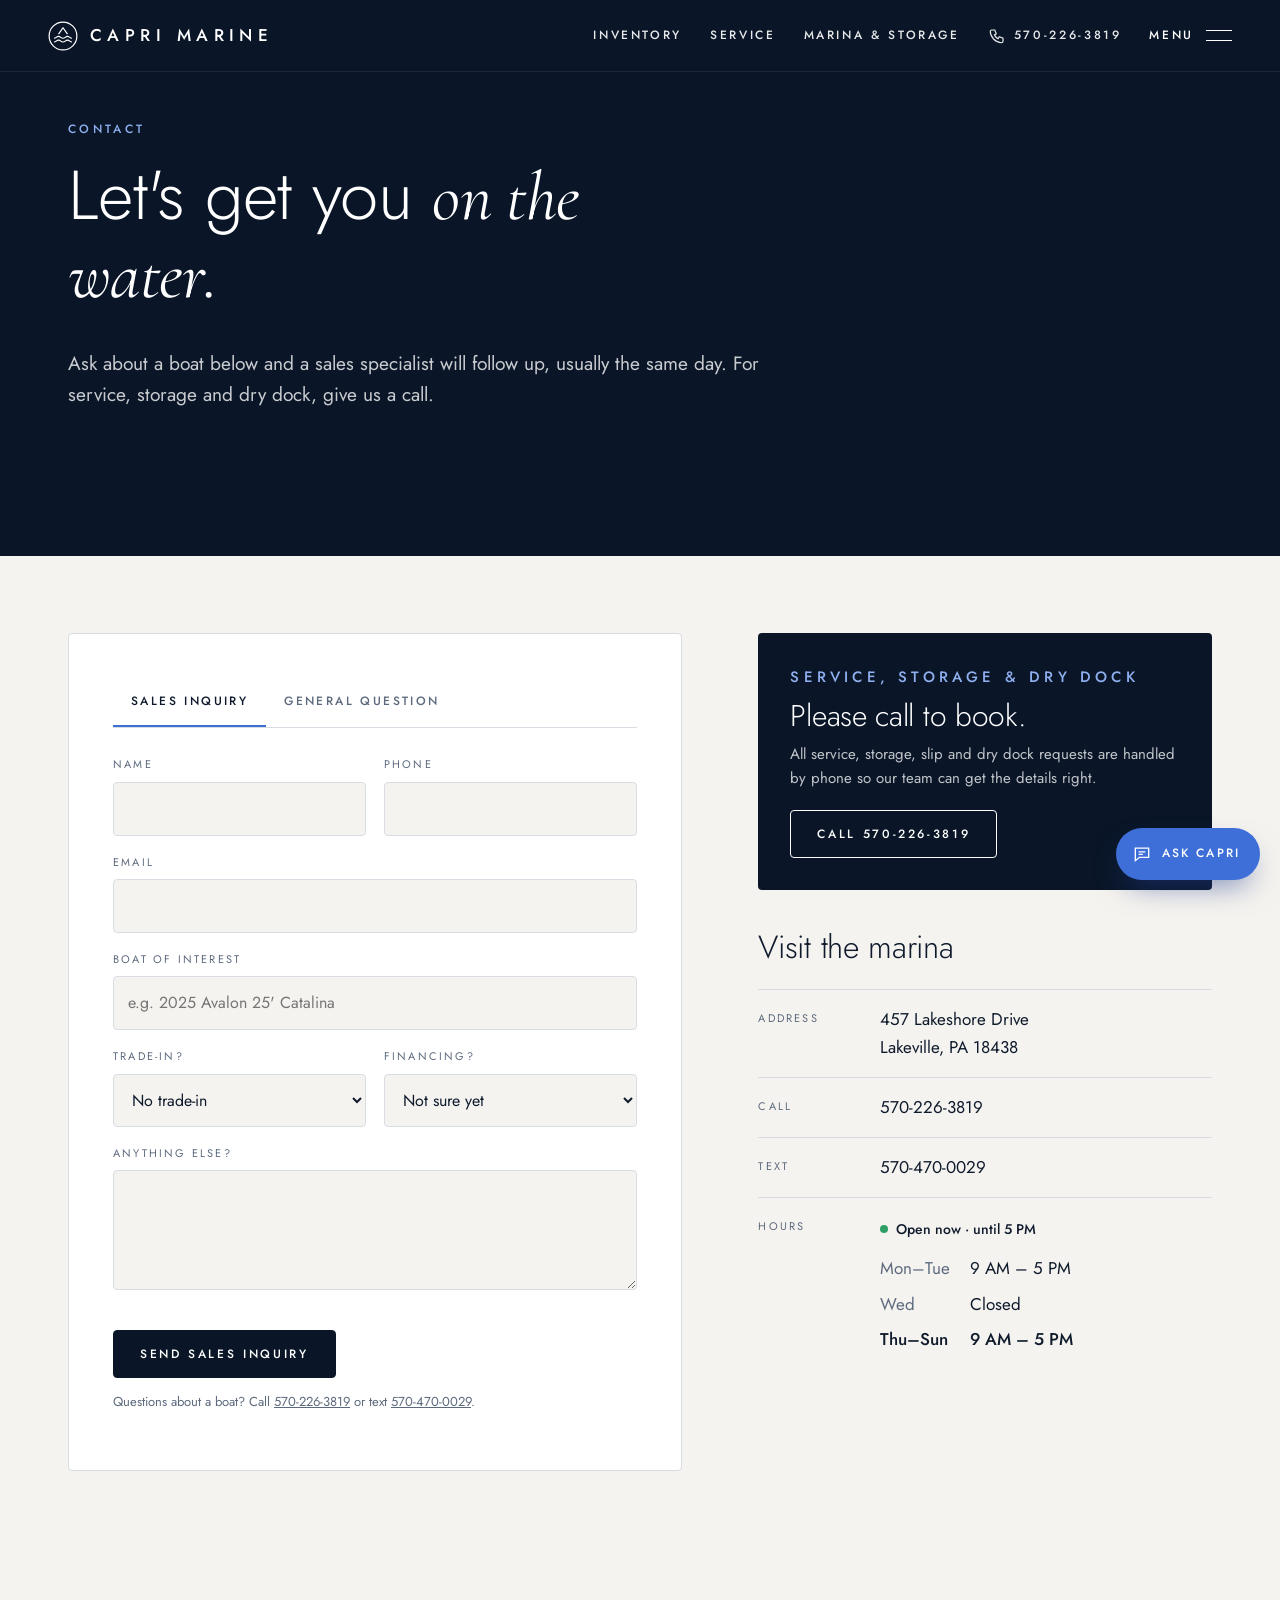
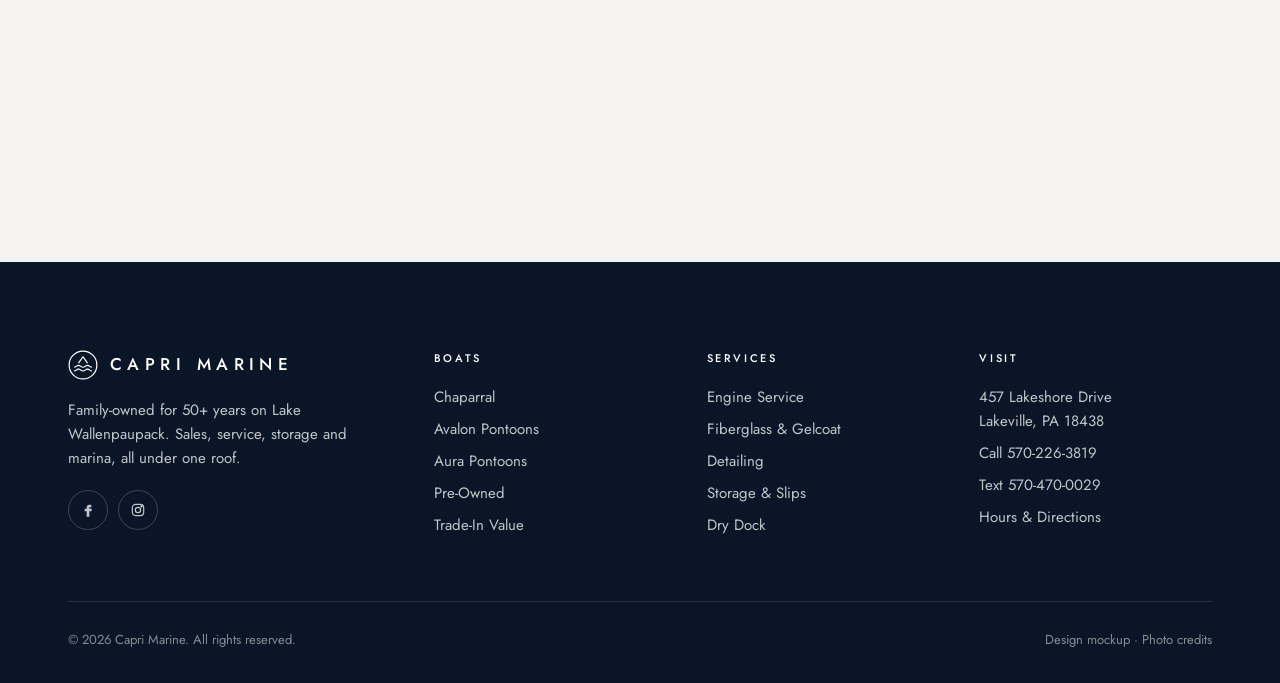
<file: contact.html>
<!doctype html>
<html lang="en">
<head>
  <meta charset="utf-8">
  <meta name="viewport" content="width=device-width, initial-scale=1">
  <title>Contact Capri Marine | Boat Sales Inquiries &amp; Directions | Lakeville, PA</title>
  <meta name="description" content="Send a boat sales inquiry, or call to book service and storage at Capri Marine, 457 Lakeshore Drive, Lakeville, PA 18438. Call 570-226-3819 or text 570-470-0029.">
  <link rel="icon" href="assets/img/favicon.svg" type="image/svg+xml">
  <link rel="preconnect" href="https://fonts.googleapis.com">
  <link rel="preconnect" href="https://fonts.gstatic.com" crossorigin>
  <link href="https://fonts.googleapis.com/css2?family=Jost:wght@200;300;400;500&family=Cormorant+Garamond:ital,wght@1,400&display=swap" rel="stylesheet">
  <link rel="stylesheet" href="assets/css/style.css?v=2">
</head>
<body data-page="contact">
<main>
  <section class="section on-dark pad-top">
    <div class="wrap" style="padding-top:48px">
      <p class="eyebrow">Contact</p>
      <h1 style="font-size:clamp(38px,5.4vw,72px);max-width:16ch">Let's get you <em class="accent">on the water.</em></h1>
      <p class="lede">Ask about a boat below and a sales specialist will follow up, usually the same day. For service, storage and dry dock, give us a call.</p>
    </div>
  </section>

  <section class="section tight">
    <div class="wrap split wide-left" style="align-items:start">
      <div class="form-card" data-tabs>
        <div class="tabs" role="tablist">
          <button role="tab" data-tab="quote" aria-selected="true">Sales Inquiry</button>
          <button role="tab" data-tab="general" aria-selected="false">General Question</button>
        </div>

        <div role="tabpanel" id="panel-quote">
          <form name="quote" method="POST" data-netlify="true" netlify-honeypot="bot-field">
            <input type="hidden" name="form-name" value="quote">
            <p class="visually-hidden"><label>Leave blank <input name="bot-field"></label></p>
            <div class="form-grid">
              <div class="field"><label for="q-name">Name</label><input id="q-name" name="name" required autocomplete="name"></div>
              <div class="field"><label for="q-phone">Phone</label><input id="q-phone" name="phone" type="tel" autocomplete="tel"></div>
              <div class="field full"><label for="q-email">Email</label><input id="q-email" name="email" type="email" required autocomplete="email"></div>
              <div class="field full"><label for="q-boat">Boat of interest</label><input id="q-boat" name="boat" placeholder="e.g. 2025 Avalon 25' Catalina"></div>
              <div class="field"><label for="q-trade">Trade-in?</label><select id="q-trade" name="trade"><option>No trade-in</option><option>Yes, I have a trade</option></select></div>
              <div class="field"><label for="q-fin">Financing?</label><select id="q-fin" name="financing"><option>Not sure yet</option><option>Interested in financing</option><option>Paying cash</option></select></div>
              <div class="field full"><label for="q-msg">Anything else?</label><textarea id="q-msg" name="message"></textarea></div>
            </div>
            <div class="btn-row"><button class="btn solid" type="submit">Send Sales Inquiry</button></div>
            <div class="form-success" role="status">Thanks! A sales specialist will reach out shortly.</div>
          </form>
        </div>

        <div role="tabpanel" id="panel-general" hidden>
          <form name="general" method="POST" data-netlify="true" netlify-honeypot="bot-field">
            <input type="hidden" name="form-name" value="general">
            <p class="visually-hidden"><label>Leave blank <input name="bot-field"></label></p>
            <div class="form-grid">
              <div class="field"><label for="g-name">Name</label><input id="g-name" name="name" required autocomplete="name"></div>
              <div class="field"><label for="g-email">Email</label><input id="g-email" name="email" type="email" required autocomplete="email"></div>
              <div class="field full"><label for="g-msg">Message (for service, storage or dry dock, please call)</label><textarea id="g-msg" name="message" required></textarea></div>
            </div>
            <div class="btn-row"><button class="btn solid" type="submit">Send Message</button></div>
            <div class="form-success" role="status">Thanks for reaching out! We'll be in touch.</div>
          </form>
        </div>
        <p class="form-note">Questions about a boat? Call <a href="tel:+15702263819">570-226-3819</a> or text <a href="sms:+15704700029">570-470-0029</a>.</p>
      </div>

      <div>
        <div class="call-card" id="service">
          <p class="eyebrow light" style="margin-bottom:10px">Service, Storage &amp; Dry Dock</p>
          <h2>Please call to book.</h2>
          <p>All service, storage, slip and dry dock requests are handled by phone so our team can get the details right.</p>
          <a class="btn light" href="tel:+15702263819">Call 570-226-3819</a>
        </div>
        <h2 style="font-size:32px">Visit the marina</h2>
        <ul class="contact-list">
          <li><span class="k">Address</span><span>457 Lakeshore Drive<br>Lakeville, PA 18438</span></li>
          <li><span class="k">Call</span><a href="tel:+15702263819">570-226-3819</a></li>
          <li><span class="k">Text</span><a href="sms:+15704700029">570-470-0029</a></li>
          <li><span class="k">Hours</span><div data-hours>Mon–Tue 9 AM – 5 PM · Wed closed · Thu–Sun 9 AM – 5 PM</div></li>
        </ul>
        <div style="margin-top:24px;aspect-ratio:4/3">
          <iframe class="map" title="Map to Capri Marine" loading="lazy" referrerpolicy="no-referrer-when-downgrade"
            src="https://maps.google.com/maps?q=457%20Lakeshore%20Drive%2C%20Lakeville%2C%20PA%2018438&z=13&output=embed"></iframe>
        </div>
      </div>
    </div>
  </section>
</main>
<script src="assets/js/main.js?v=2"></script>
<script>
  const boat = new URLSearchParams(location.search).get("boat");
  if (boat) document.getElementById("q-boat").value = boat;
</script>
</body>
</html>
</file>
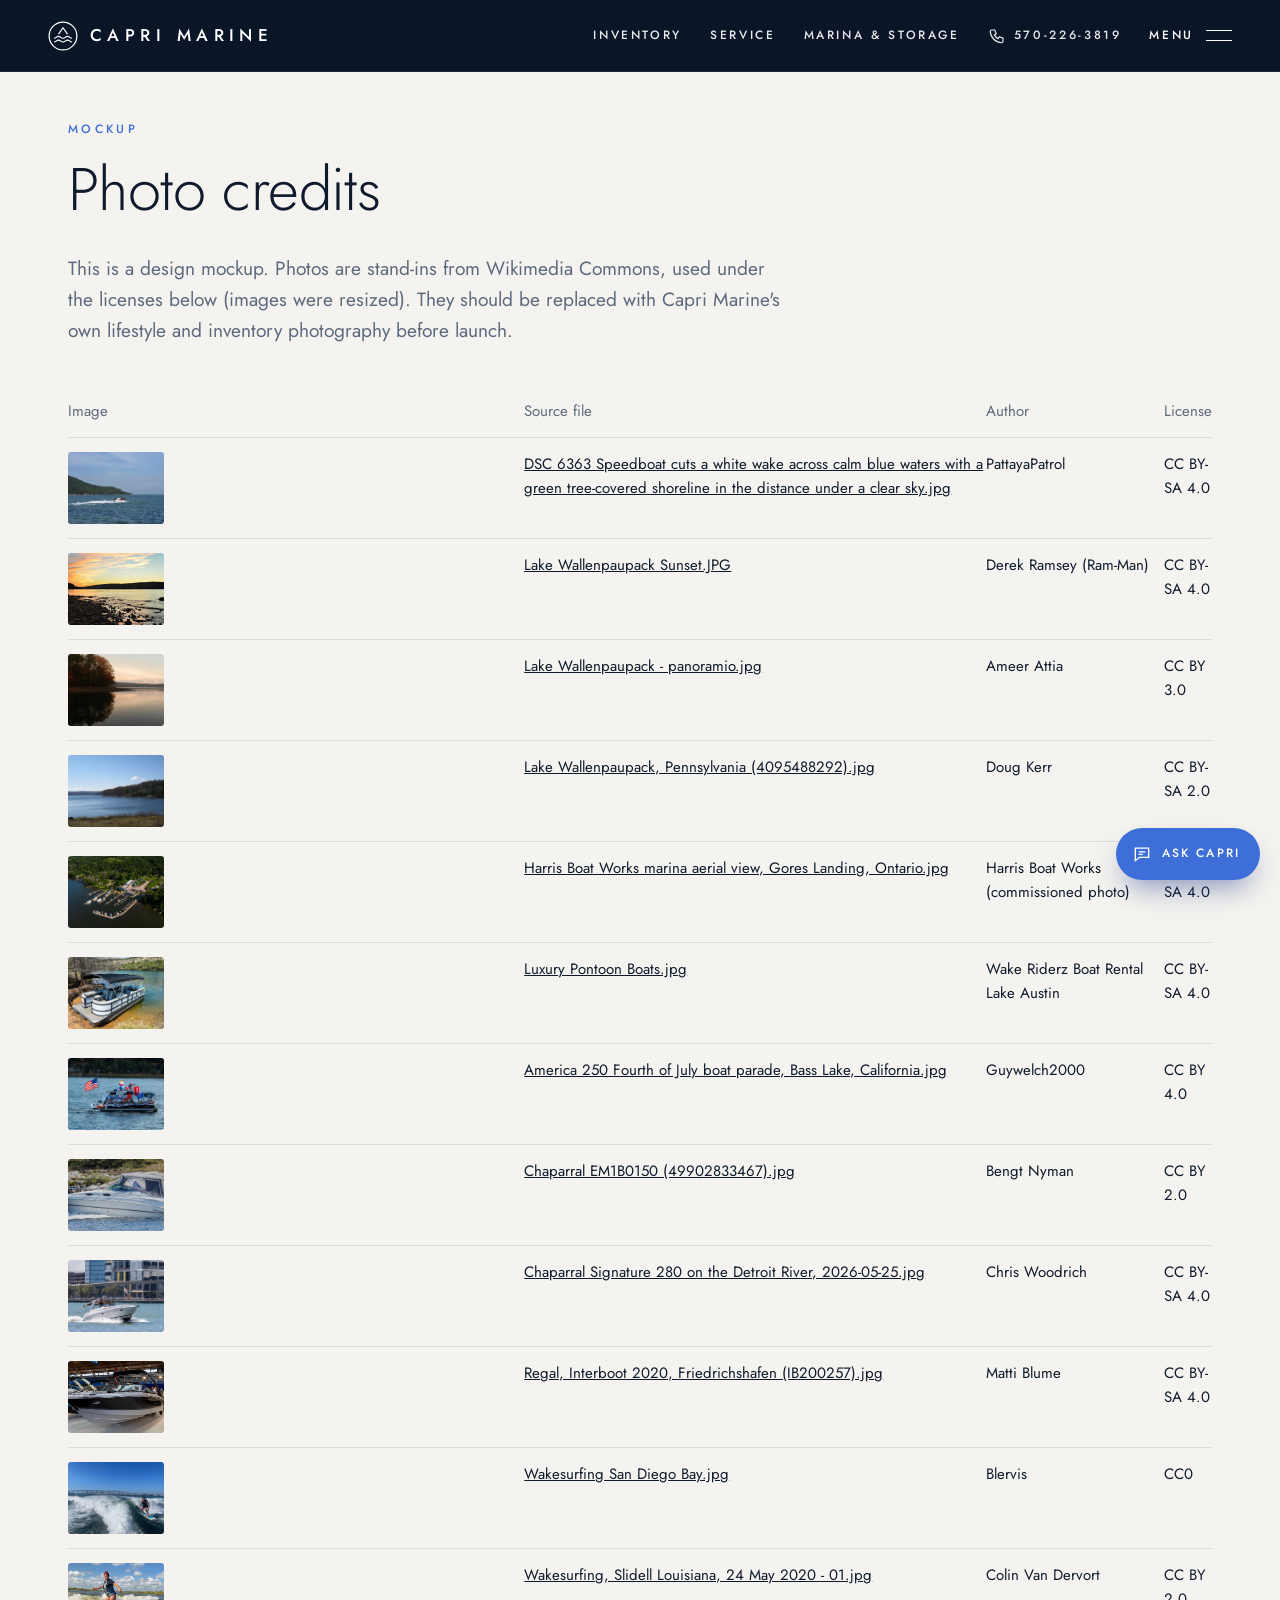
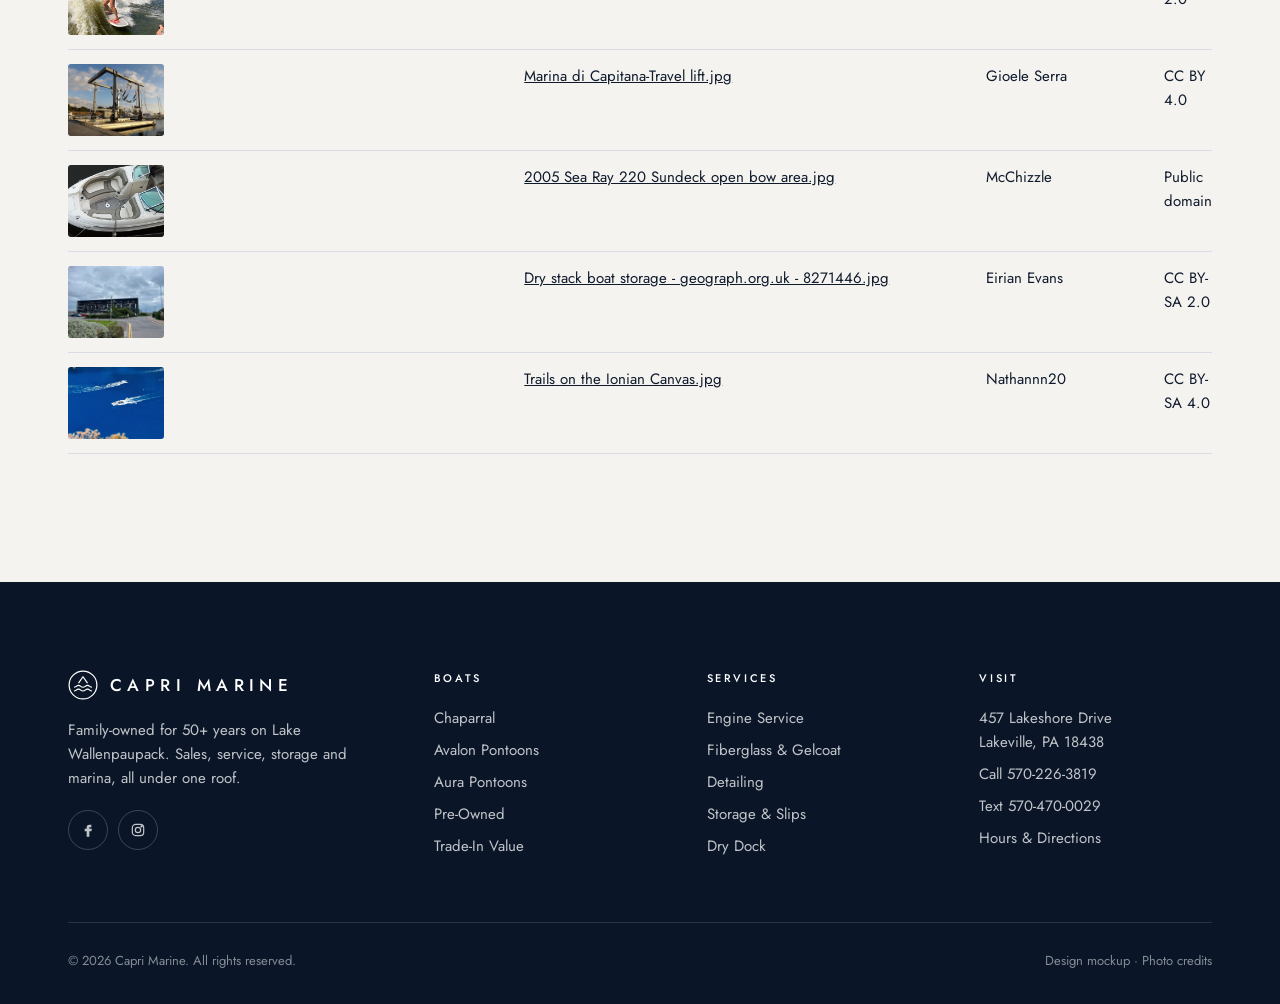
<file: credits.html>
<!doctype html>
<html lang="en">
<head>
  <meta charset="utf-8">
  <meta name="viewport" content="width=device-width, initial-scale=1">
  <title>Photo Credits | Capri Marine Mockup</title>
  <meta name="robots" content="noindex">
  <link rel="icon" href="assets/img/favicon.svg" type="image/svg+xml">
  <link rel="preconnect" href="https://fonts.googleapis.com">
  <link rel="preconnect" href="https://fonts.gstatic.com" crossorigin>
  <link href="https://fonts.googleapis.com/css2?family=Jost:wght@200;300;400;500&family=Cormorant+Garamond:ital,wght@1,400&display=swap" rel="stylesheet">
  <link rel="stylesheet" href="assets/css/style.css?v=2">
</head>
<body data-page="credits">
<main>
  <section class="section pad-top">
    <div class="wrap" style="padding-top:48px">
      <p class="eyebrow">Mockup</p>
      <h1 style="font-size:clamp(36px,5vw,60px)">Photo credits</h1>
      <p class="lede">This is a design mockup. Photos are stand-ins from Wikimedia Commons, used under the licenses below (images were resized). They should be replaced with Capri Marine's own lifestyle and inventory photography before launch.</p>
      <div style="overflow-x:auto;margin-top:32px">
        <table class="spec-table" style="min-width:640px">
          <thead><tr><th>Image</th><th>Source file</th><th>Author</th><th>License</th></tr></thead>
          <tbody>
          <tr><td><img src="assets/img/hero-lake-run.jpg" alt="" style="width:96px;aspect-ratio:4/3;object-fit:cover;border-radius:3px"></td><td><a href="https://commons.wikimedia.org/wiki/File:DSC_6363_Speedboat_cuts_a_white_wake_across_calm_blue_waters_with_a_green_tree-covered_shoreline_in_the_distance_under_a_clear_sky.jpg" target="_blank" rel="noopener">DSC 6363 Speedboat cuts a white wake across calm blue waters with a green tree-covered shoreline in the distance under a clear sky.jpg</a></td><td>PattayaPatrol</td><td>CC BY-SA 4.0</td></tr>
          <tr><td><img src="assets/img/lake-sunset.jpg" alt="" style="width:96px;aspect-ratio:4/3;object-fit:cover;border-radius:3px"></td><td><a href="https://commons.wikimedia.org/wiki/File:Lake_Wallenpaupack_Sunset.JPG" target="_blank" rel="noopener">Lake Wallenpaupack Sunset.JPG</a></td><td>Derek Ramsey (Ram-Man)</td><td>CC BY-SA 4.0</td></tr>
          <tr><td><img src="assets/img/lake-evening.jpg" alt="" style="width:96px;aspect-ratio:4/3;object-fit:cover;border-radius:3px"></td><td><a href="https://commons.wikimedia.org/wiki/File:Lake_Wallenpaupack_-_panoramio.jpg" target="_blank" rel="noopener">Lake Wallenpaupack - panoramio.jpg</a></td><td>Ameer Attia</td><td>CC BY 3.0</td></tr>
          <tr><td><img src="assets/img/lake-wallenpaupack.jpg" alt="" style="width:96px;aspect-ratio:4/3;object-fit:cover;border-radius:3px"></td><td><a href="https://commons.wikimedia.org/wiki/File:Lake_Wallenpaupack%2C_Pennsylvania_%284095488292%29.jpg" target="_blank" rel="noopener">Lake Wallenpaupack, Pennsylvania (4095488292).jpg</a></td><td>Doug Kerr</td><td>CC BY-SA 2.0</td></tr>
          <tr><td><img src="assets/img/marina-aerial.jpg" alt="" style="width:96px;aspect-ratio:4/3;object-fit:cover;border-radius:3px"></td><td><a href="https://commons.wikimedia.org/wiki/File:Harris_Boat_Works_marina_aerial_view%2C_Gores_Landing%2C_Ontario.jpg" target="_blank" rel="noopener">Harris Boat Works marina aerial view, Gores Landing, Ontario.jpg</a></td><td>Harris Boat Works (commissioned photo)</td><td>CC BY-SA 4.0</td></tr>
          <tr><td><img src="assets/img/pontoon-luxury.jpg" alt="" style="width:96px;aspect-ratio:4/3;object-fit:cover;border-radius:3px"></td><td><a href="https://commons.wikimedia.org/wiki/File:Luxury_Pontoon_Boats.jpg" target="_blank" rel="noopener">Luxury Pontoon Boats.jpg</a></td><td>Wake Riderz Boat Rental Lake Austin</td><td>CC BY-SA 4.0</td></tr>
          <tr><td><img src="assets/img/pontoon-parade.jpg" alt="" style="width:96px;aspect-ratio:4/3;object-fit:cover;border-radius:3px"></td><td><a href="https://commons.wikimedia.org/wiki/File:America_250_Fourth_of_July_boat_parade%2C_Bass_Lake%2C_California.jpg" target="_blank" rel="noopener">America 250 Fourth of July boat parade, Bass Lake, California.jpg</a></td><td>Guywelch2000</td><td>CC BY 4.0</td></tr>
          <tr><td><img src="assets/img/chaparral-cruise.jpg" alt="" style="width:96px;aspect-ratio:4/3;object-fit:cover;border-radius:3px"></td><td><a href="https://commons.wikimedia.org/wiki/File:Chaparral_EM1B0150_%2849902833467%29.jpg" target="_blank" rel="noopener">Chaparral EM1B0150 (49902833467).jpg</a></td><td>Bengt Nyman</td><td>CC BY 2.0</td></tr>
          <tr><td><img src="assets/img/chaparral-280.jpg" alt="" style="width:96px;aspect-ratio:4/3;object-fit:cover;border-radius:3px"></td><td><a href="https://commons.wikimedia.org/wiki/File:Chaparral_Signature_280_on_the_Detroit_River%2C_2026-05-25.jpg" target="_blank" rel="noopener">Chaparral Signature 280 on the Detroit River, 2026-05-25.jpg</a></td><td>Chris Woodrich</td><td>CC BY-SA 4.0</td></tr>
          <tr><td><img src="assets/img/showroom.jpg" alt="" style="width:96px;aspect-ratio:4/3;object-fit:cover;border-radius:3px"></td><td><a href="https://commons.wikimedia.org/wiki/File:Regal%2C_Interboot_2020%2C_Friedrichshafen_%28IB200257%29.jpg" target="_blank" rel="noopener">Regal, Interboot 2020, Friedrichshafen (IB200257).jpg</a></td><td>Matti Blume</td><td>CC BY-SA 4.0</td></tr>
          <tr><td><img src="assets/img/wakesurf.jpg" alt="" style="width:96px;aspect-ratio:4/3;object-fit:cover;border-radius:3px"></td><td><a href="https://commons.wikimedia.org/wiki/File:Wakesurfing_San_Diego_Bay.jpg" target="_blank" rel="noopener">Wakesurfing San Diego Bay.jpg</a></td><td>Blervis</td><td>CC0</td></tr>
          <tr><td><img src="assets/img/wakesurf-2.jpg" alt="" style="width:96px;aspect-ratio:4/3;object-fit:cover;border-radius:3px"></td><td><a href="https://commons.wikimedia.org/wiki/File:Wakesurfing%2C_Slidell_Louisiana%2C_24_May_2020_-_01.jpg" target="_blank" rel="noopener">Wakesurfing, Slidell Louisiana, 24 May 2020 - 01.jpg</a></td><td>Colin Van Dervort</td><td>CC BY 2.0</td></tr>
          <tr><td><img src="assets/img/service-lift.jpg" alt="" style="width:96px;aspect-ratio:4/3;object-fit:cover;border-radius:3px"></td><td><a href="https://commons.wikimedia.org/wiki/File:Marina_di_Capitana-Travel_lift.jpg" target="_blank" rel="noopener">Marina di Capitana-Travel lift.jpg</a></td><td>Gioele Serra</td><td>CC BY 4.0</td></tr>
          <tr><td><img src="assets/img/detailing.jpg" alt="" style="width:96px;aspect-ratio:4/3;object-fit:cover;border-radius:3px"></td><td><a href="https://commons.wikimedia.org/wiki/File:2005_Sea_Ray_220_Sundeck_open_bow_area.jpg" target="_blank" rel="noopener">2005 Sea Ray 220 Sundeck open bow area.jpg</a></td><td>McChizzle</td><td>Public domain</td></tr>
          <tr><td><img src="assets/img/dry-stack.jpg" alt="" style="width:96px;aspect-ratio:4/3;object-fit:cover;border-radius:3px"></td><td><a href="https://commons.wikimedia.org/wiki/File:Dry_stack_boat_storage_-_geograph.org.uk_-_8271446.jpg" target="_blank" rel="noopener">Dry stack boat storage - geograph.org.uk - 8271446.jpg</a></td><td>Eirian Evans</td><td>CC BY-SA 2.0</td></tr>
          <tr><td><img src="assets/img/aerial-wakes.jpg" alt="" style="width:96px;aspect-ratio:4/3;object-fit:cover;border-radius:3px"></td><td><a href="https://commons.wikimedia.org/wiki/File:Trails_on_the_Ionian_Canvas.jpg" target="_blank" rel="noopener">Trails on the Ionian Canvas.jpg</a></td><td>Nathannn20</td><td>CC BY-SA 4.0</td></tr>
          </tbody>
        </table>
      </div>
    </div>
  </section>
</main>
<script src="assets/js/main.js?v=2"></script>
</body>
</html>
</file>
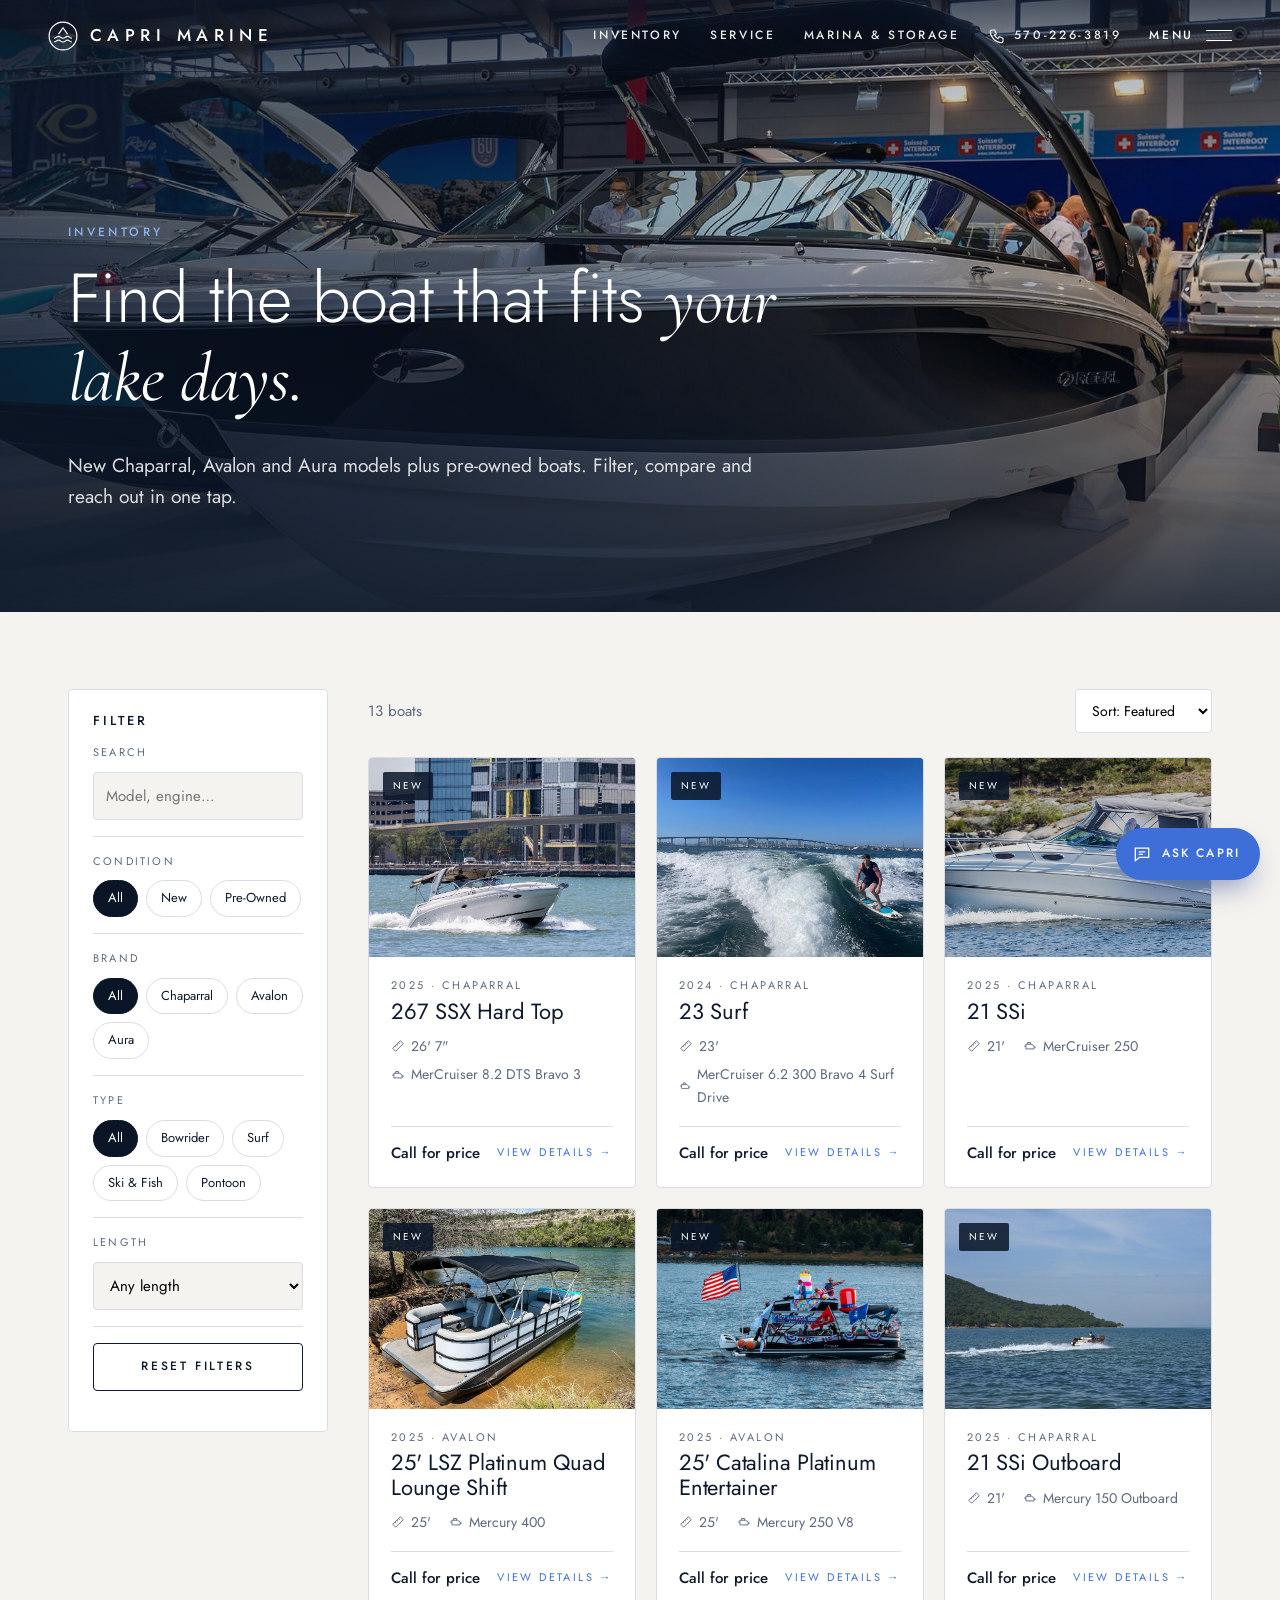
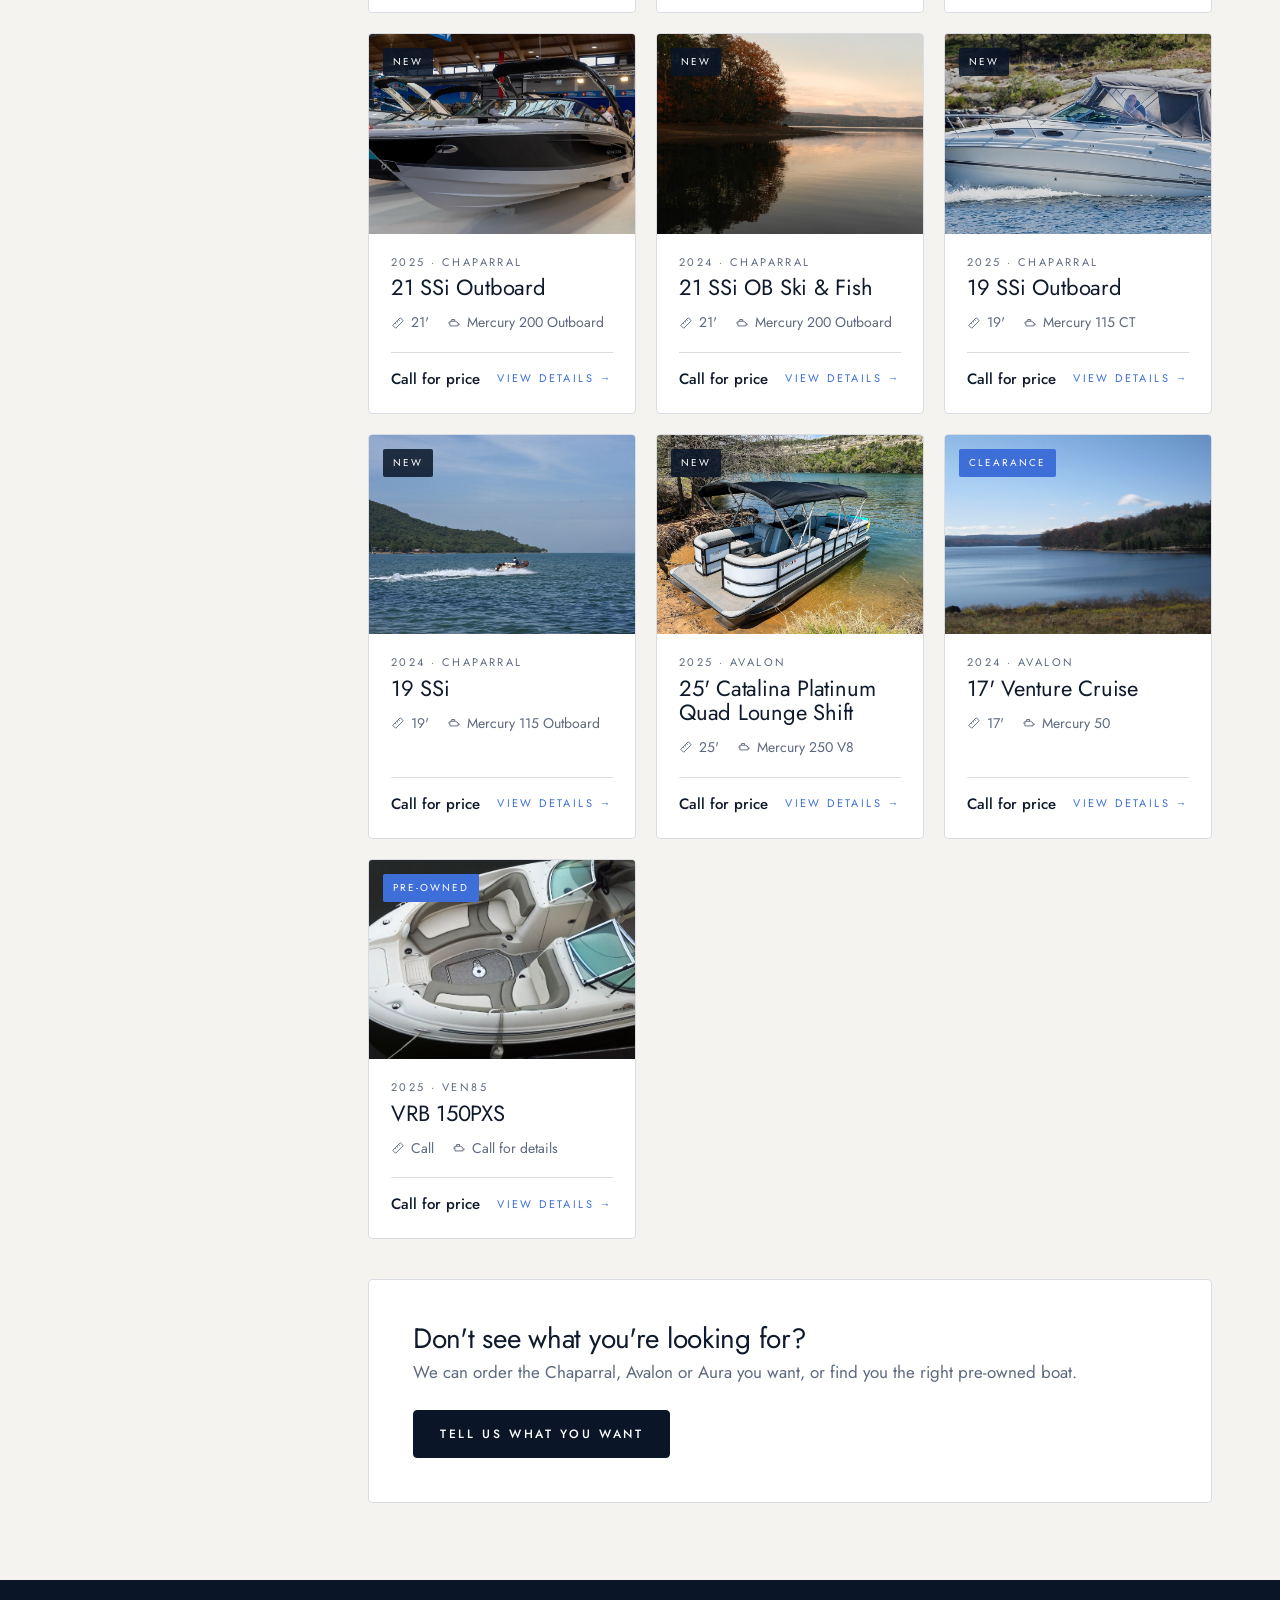
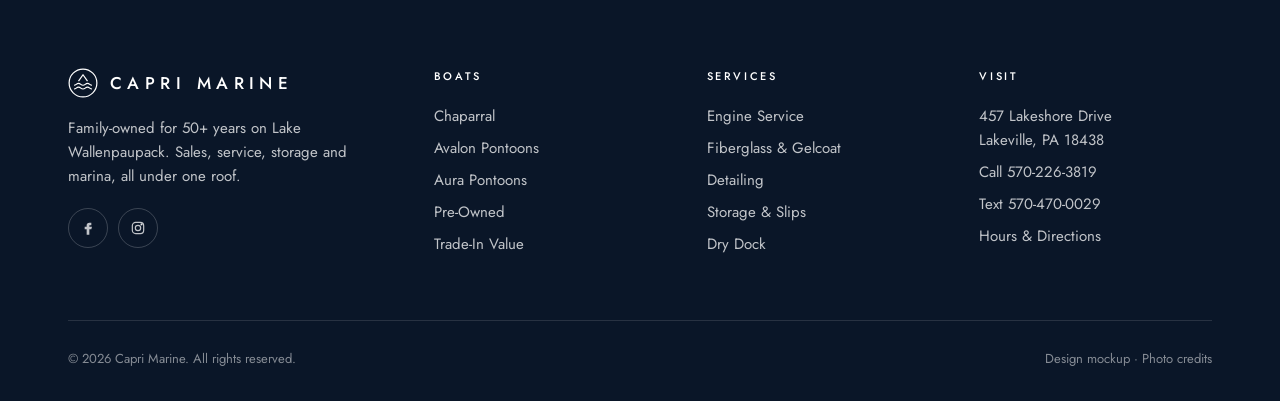
<file: inventory.html>
<!doctype html>
<html lang="en">
<head>
  <meta charset="utf-8">
  <meta name="viewport" content="width=device-width, initial-scale=1">
  <title>Boats for Sale in Lakeville, PA | Chaparral &amp; Avalon Inventory | Capri Marine</title>
  <meta name="description" content="Shop new Chaparral sport and surf boats, Avalon and Aura pontoons, and pre-owned boats at Capri Marine on Lake Wallenpaupack. Filter by brand, type and length.">
  <link rel="icon" href="assets/img/favicon.svg" type="image/svg+xml">
  <link rel="preconnect" href="https://fonts.googleapis.com">
  <link rel="preconnect" href="https://fonts.gstatic.com" crossorigin>
  <link href="https://fonts.googleapis.com/css2?family=Jost:wght@200;300;400;500&family=Cormorant+Garamond:ital,wght@1,400&display=swap" rel="stylesheet">
  <link rel="stylesheet" href="assets/css/style.css?v=2">
</head>
<body data-page="inventory" data-header="transparent">
<main>
  <section class="hero page-hero">
    <div class="hero-media" style="background-image:url('assets/img/showroom.jpg')"></div>
    <div class="wrap">
      <p class="eyebrow light">Inventory</p>
      <h1>Find the boat that fits <em class="accent">your lake days.</em></h1>
      <p class="lede">New Chaparral, Avalon and Aura models plus pre-owned boats. Filter, compare and reach out in one tap.</p>
    </div>
  </section>

  <section class="section tight">
    <div class="wrap inv-layout">
      <aside class="filters" id="filters" aria-label="Filter inventory">
        <h3>Filter</h3>
        <div class="filter-group">
          <label class="gl" for="q">Search</label>
          <input type="search" id="q" placeholder="Model, engine…">
        </div>
        <div class="filter-group">
          <span class="gl">Condition</span>
          <div class="chip-row" data-filter="condition">
            <button class="chip" aria-pressed="true" data-v="">All</button>
            <button class="chip" aria-pressed="false" data-v="New">New</button>
            <button class="chip" aria-pressed="false" data-v="Pre-Owned">Pre-Owned</button>
          </div>
        </div>
        <div class="filter-group">
          <span class="gl">Brand</span>
          <div class="chip-row" data-filter="make">
            <button class="chip" aria-pressed="true" data-v="">All</button>
            <button class="chip" aria-pressed="false" data-v="Chaparral">Chaparral</button>
            <button class="chip" aria-pressed="false" data-v="Avalon">Avalon</button>
            <button class="chip" aria-pressed="false" data-v="Aura">Aura</button>
          </div>
        </div>
        <div class="filter-group">
          <span class="gl">Type</span>
          <div class="chip-row" data-filter="type">
            <button class="chip" aria-pressed="true" data-v="">All</button>
            <button class="chip" aria-pressed="false" data-v="Bowrider">Bowrider</button>
            <button class="chip" aria-pressed="false" data-v="Surf">Surf</button>
            <button class="chip" aria-pressed="false" data-v="Ski &amp; Fish">Ski &amp; Fish</button>
            <button class="chip" aria-pressed="false" data-v="Pontoon">Pontoon</button>
          </div>
        </div>
        <div class="filter-group">
          <label class="gl" for="len">Length</label>
          <select id="len">
            <option value="">Any length</option>
            <option value="0-20">Under 20'</option>
            <option value="20-24">20' – 24'</option>
            <option value="24-99">24' and up</option>
          </select>
        </div>
        <div class="filter-group">
          <button class="btn" id="reset" style="width:100%">Reset filters</button>
        </div>
      </aside>

      <div>
        <div class="inv-toolbar">
          <span class="count" id="count"></span>
          <div style="display:flex;gap:10px;flex-wrap:wrap">
            <button class="btn filter-toggle" id="filter-toggle" aria-controls="filters" aria-expanded="false">Filters</button>
            <label class="visually-hidden" for="sort">Sort</label>
            <select id="sort">
              <option value="featured">Sort: Featured</option>
              <option value="year-desc">Year: newest</option>
              <option value="len-desc">Length: longest</option>
              <option value="len-asc">Length: shortest</option>
            </select>
          </div>
        </div>
        <div class="inv-grid" id="grid"></div>
        <div class="form-card" style="margin-top:40px;display:flex;justify-content:space-between;gap:24px;align-items:center;flex-wrap:wrap">
          <div>
            <h3 style="margin:0 0 4px">Don't see what you're looking for?</h3>
            <p style="margin:0;color:var(--muted)">We can order the Chaparral, Avalon or Aura you want, or find you the right pre-owned boat.</p>
          </div>
          <a class="btn solid" href="contact.html#quote">Tell us what you want</a>
        </div>
      </div>
    </div>
  </section>
</main>
<script src="assets/js/inventory-data.js?v=2"></script>
<script src="assets/js/main.js?v=2"></script>
<script>
(function () {
  const all = window.CAPRI_INVENTORY;
  const state = { condition: "", make: "", type: "", q: "", len: "", sort: "featured" };
  const params = new URLSearchParams(location.search);
  ["condition", "make", "type"].forEach(k => { if (params.get(k)) state[k] = params.get(k); });

  const grid = document.getElementById("grid");
  const count = document.getElementById("count");

  function syncChips() {
    document.querySelectorAll("[data-filter]").forEach(row => {
      row.querySelectorAll(".chip").forEach(c => c.setAttribute("aria-pressed", String(c.dataset.v === state[row.dataset.filter])));
    });
  }

  function render() {
    let list = all.filter(b =>
      (!state.condition || b.condition === state.condition) &&
      (!state.make || b.make === state.make) &&
      (!state.type || b.type === state.type) &&
      (!state.q || (b.year + " " + b.make + " " + b.model + " " + b.engine + " " + b.type).toLowerCase().includes(state.q.toLowerCase())) &&
      (!state.len || (b.length && b.length >= +state.len.split("-")[0] && b.length < +state.len.split("-")[1]))
    );
    const s = state.sort;
    if (s === "year-desc") list.sort((a, b) => b.year - a.year);
    if (s === "len-desc") list.sort((a, b) => (b.length || 0) - (a.length || 0));
    if (s === "len-asc") list.sort((a, b) => (a.length || 99) - (b.length || 99));
    if (s === "featured") list.sort((a, b) => (b.featured ? 1 : 0) - (a.featured ? 1 : 0));
    count.textContent = list.length + (list.length === 1 ? " boat" : " boats");
    grid.innerHTML = list.length
      ? list.map(window.renderBoatCard).join("")
      : '<div class="empty" style="grid-column:1/-1">No boats match those filters right now. <a href="contact.html#quote">Ask us to find one.</a></div>';
  }

  document.querySelectorAll("[data-filter]").forEach(row => {
    row.addEventListener("click", e => {
      const chip = e.target.closest(".chip");
      if (!chip) return;
      state[row.dataset.filter] = chip.dataset.v;
      syncChips(); render();
    });
  });
  document.getElementById("q").addEventListener("input", e => { state.q = e.target.value; render(); });
  document.getElementById("len").addEventListener("change", e => { state.len = e.target.value; render(); });
  document.getElementById("sort").addEventListener("change", e => { state.sort = e.target.value; render(); });
  document.getElementById("reset").addEventListener("click", () => {
    Object.assign(state, { condition: "", make: "", type: "", q: "", len: "" });
    document.getElementById("q").value = ""; document.getElementById("len").value = "";
    syncChips(); render();
  });
  const ft = document.getElementById("filter-toggle");
  ft.addEventListener("click", () => {
    const f = document.getElementById("filters");
    f.classList.toggle("open");
    ft.setAttribute("aria-expanded", String(f.classList.contains("open")));
  });

  syncChips(); render();
})();
</script>
</body>
</html>
</file>
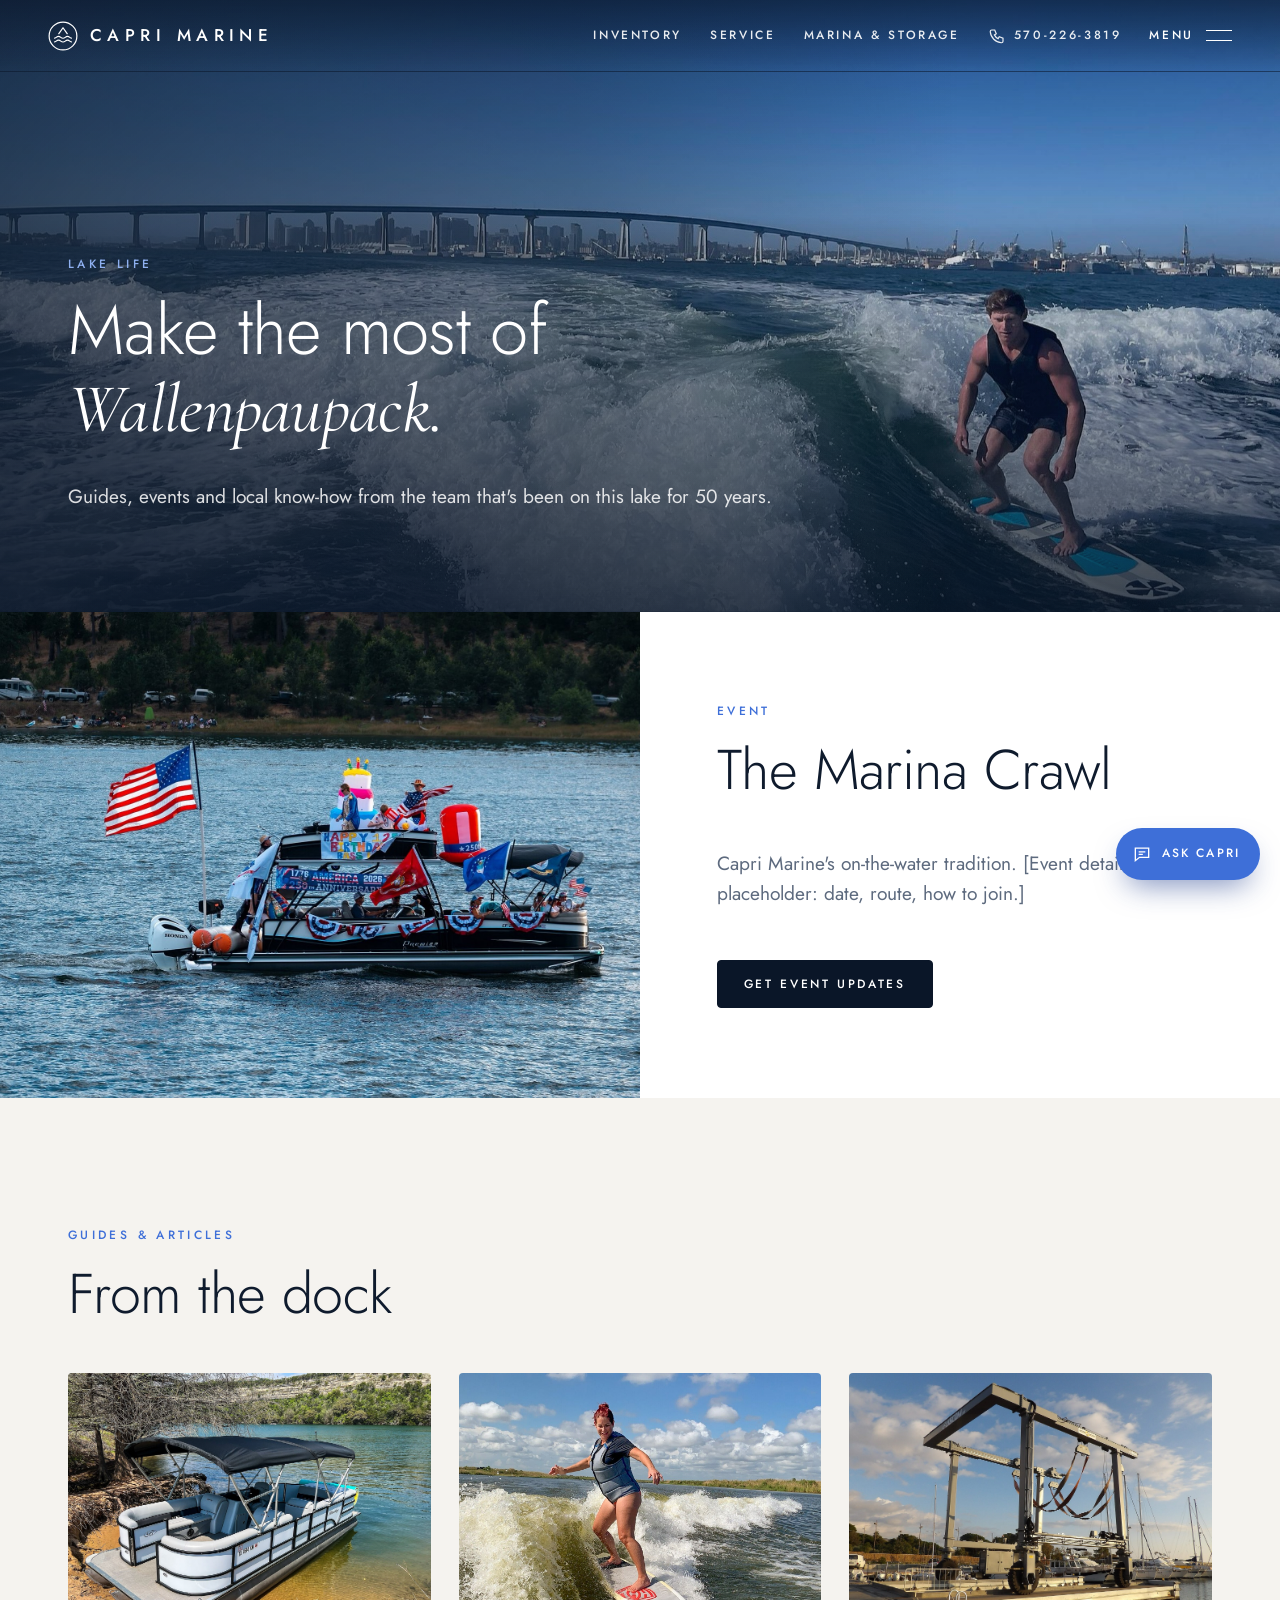
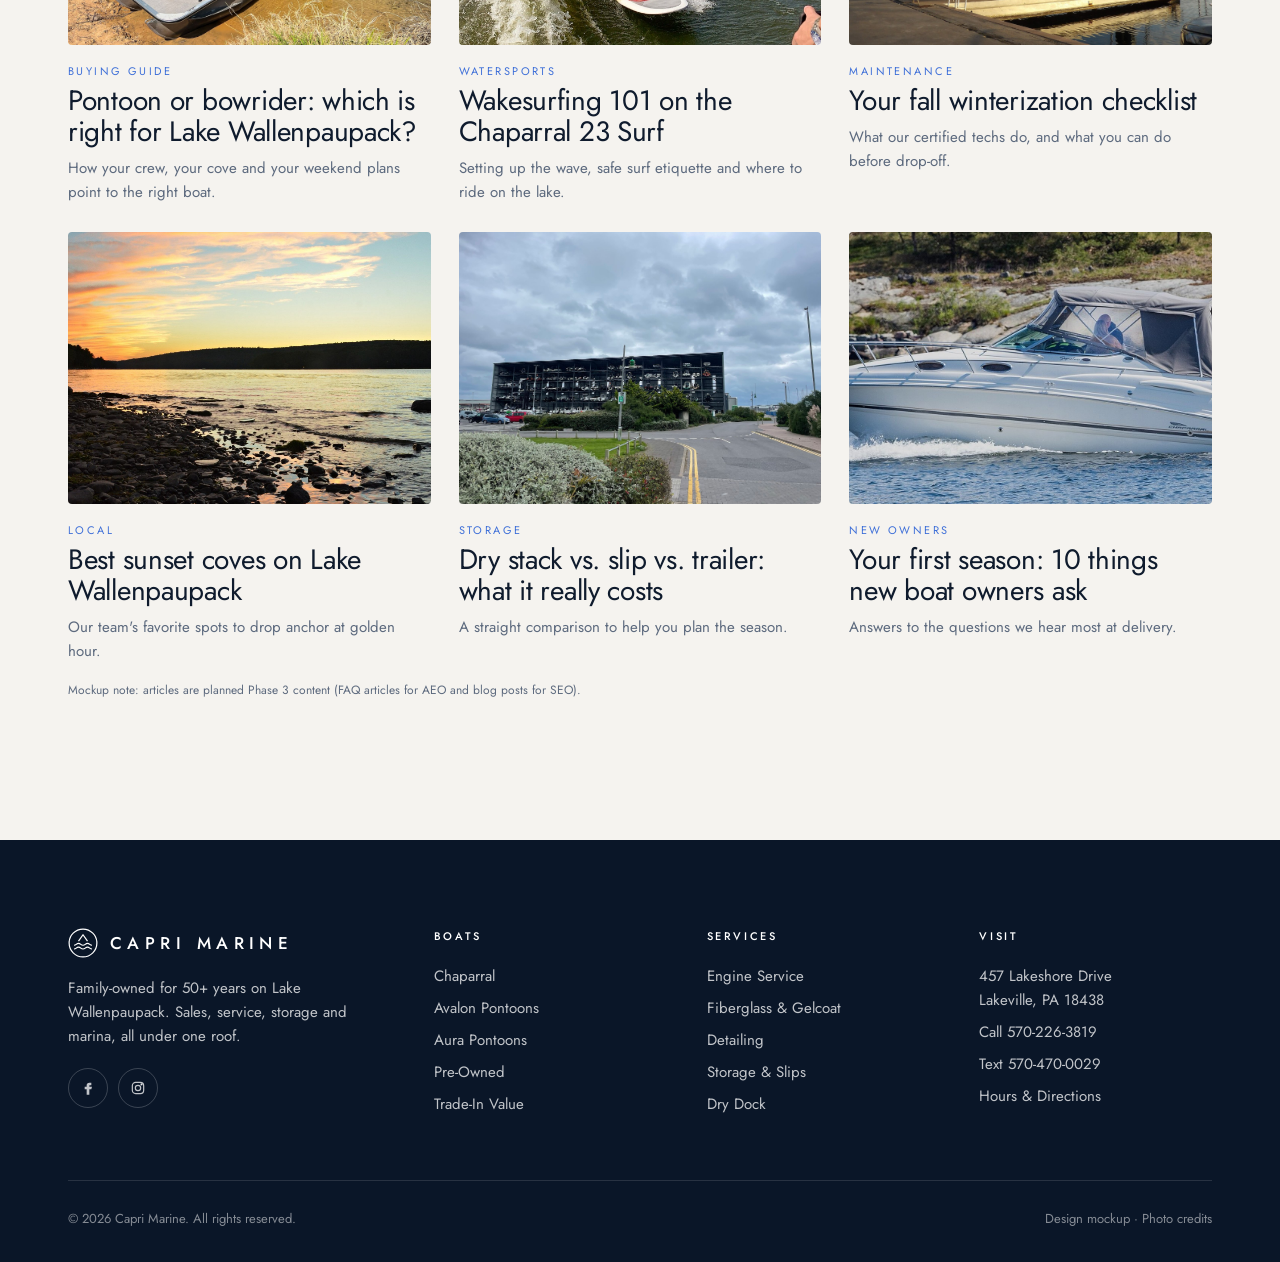
<file: lake-life.html>
<!doctype html>
<html lang="en">
<head>
  <meta charset="utf-8">
  <meta name="viewport" content="width=device-width, initial-scale=1">
  <title>Lake Wallenpaupack Boating Guide | Lake Life by Capri Marine</title>
  <meta name="description" content="Guides and tips for boating on Lake Wallenpaupack: choosing a pontoon vs. bowrider, wakesurfing basics, winterizing, and the annual Marina Crawl.">
  <link rel="icon" href="assets/img/favicon.svg" type="image/svg+xml">
  <link rel="preconnect" href="https://fonts.googleapis.com">
  <link rel="preconnect" href="https://fonts.gstatic.com" crossorigin>
  <link href="https://fonts.googleapis.com/css2?family=Jost:wght@200;300;400;500&family=Cormorant+Garamond:ital,wght@1,400&display=swap" rel="stylesheet">
  <link rel="stylesheet" href="assets/css/style.css?v=2">
  <style>
    .posts { display: grid; grid-template-columns: repeat(3, 1fr); gap: 28px; margin-top: 48px; }
    .post { text-decoration: none; color: var(--ink); }
    .post img { aspect-ratio: 4/3; object-fit: cover; width: 100%; border-radius: 4px; transition: opacity .3s; }
    .post:hover img { opacity: .85; }
    .post .cat { font-size: 11px; letter-spacing: .22em; text-transform: uppercase; color: var(--blue); display: block; margin: 18px 0 6px; }
    .post h3 { margin: 0 0 8px; }
    .post p { margin: 0; color: var(--muted); font-size: 15px; }
    @media (max-width: 860px) { .posts { grid-template-columns: 1fr; } }
  </style>
</head>
<body data-page="lake" data-header="transparent">
<main>
  <section class="hero page-hero">
    <div class="hero-media" style="background-image:url('assets/img/wakesurf.jpg')"></div>
    <div class="wrap">
      <p class="eyebrow light">Lake Life</p>
      <h1>Make the most of <em class="accent">Wallenpaupack.</em></h1>
      <p class="lede">Guides, events and local know-how from the team that's been on this lake for 50 years.</p>
    </div>
  </section>

  <section class="feature" id="marina-crawl">
    <div class="media" style="background-image:url('assets/img/pontoon-parade.jpg')"></div>
    <div class="copy reveal">
      <p class="eyebrow">Event</p>
      <h2>The Marina Crawl</h2>
      <p class="lede">Capri Marine's on-the-water tradition. [Event details placeholder: date, route, how to join.]</p>
      <div class="btn-row"><a class="btn solid" href="contact.html">Get Event Updates</a></div>
    </div>
  </section>

  <section class="section">
    <div class="wrap">
      <div class="rail-head reveal">
        <div><p class="eyebrow">Guides &amp; Articles</p><h2 style="margin:0">From the dock</h2></div>
      </div>
      <div class="posts">
        <a class="post reveal" href="#"><img src="assets/img/pontoon-luxury.jpg" alt="" loading="lazy"><span class="cat">Buying Guide</span><h3>Pontoon or bowrider: which is right for Lake Wallenpaupack?</h3><p>How your crew, your cove and your weekend plans point to the right boat.</p></a>
        <a class="post reveal" href="#"><img src="assets/img/wakesurf-2.jpg" alt="" loading="lazy"><span class="cat">Watersports</span><h3>Wakesurfing 101 on the Chaparral 23 Surf</h3><p>Setting up the wave, safe surf etiquette and where to ride on the lake.</p></a>
        <a class="post reveal" href="#"><img src="assets/img/service-lift.jpg" alt="" loading="lazy"><span class="cat">Maintenance</span><h3>Your fall winterization checklist</h3><p>What our certified techs do, and what you can do before drop-off.</p></a>
        <a class="post reveal" href="#"><img src="assets/img/lake-sunset.jpg" alt="" loading="lazy"><span class="cat">Local</span><h3>Best sunset coves on Lake Wallenpaupack</h3><p>Our team's favorite spots to drop anchor at golden hour.</p></a>
        <a class="post reveal" href="#"><img src="assets/img/dry-stack.jpg" alt="" loading="lazy"><span class="cat">Storage</span><h3>Dry stack vs. slip vs. trailer: what it really costs</h3><p>A straight comparison to help you plan the season.</p></a>
        <a class="post reveal" href="#"><img src="assets/img/chaparral-cruise.jpg" alt="" loading="lazy"><span class="cat">New Owners</span><h3>Your first season: 10 things new boat owners ask</h3><p>Answers to the questions we hear most at delivery.</p></a>
      </div>
      <p class="placeholder-note">Mockup note: articles are planned Phase 3 content (FAQ articles for AEO and blog posts for SEO).</p>
    </div>
  </section>
</main>
<script src="assets/js/main.js?v=2"></script>
</body>
</html>
</file>
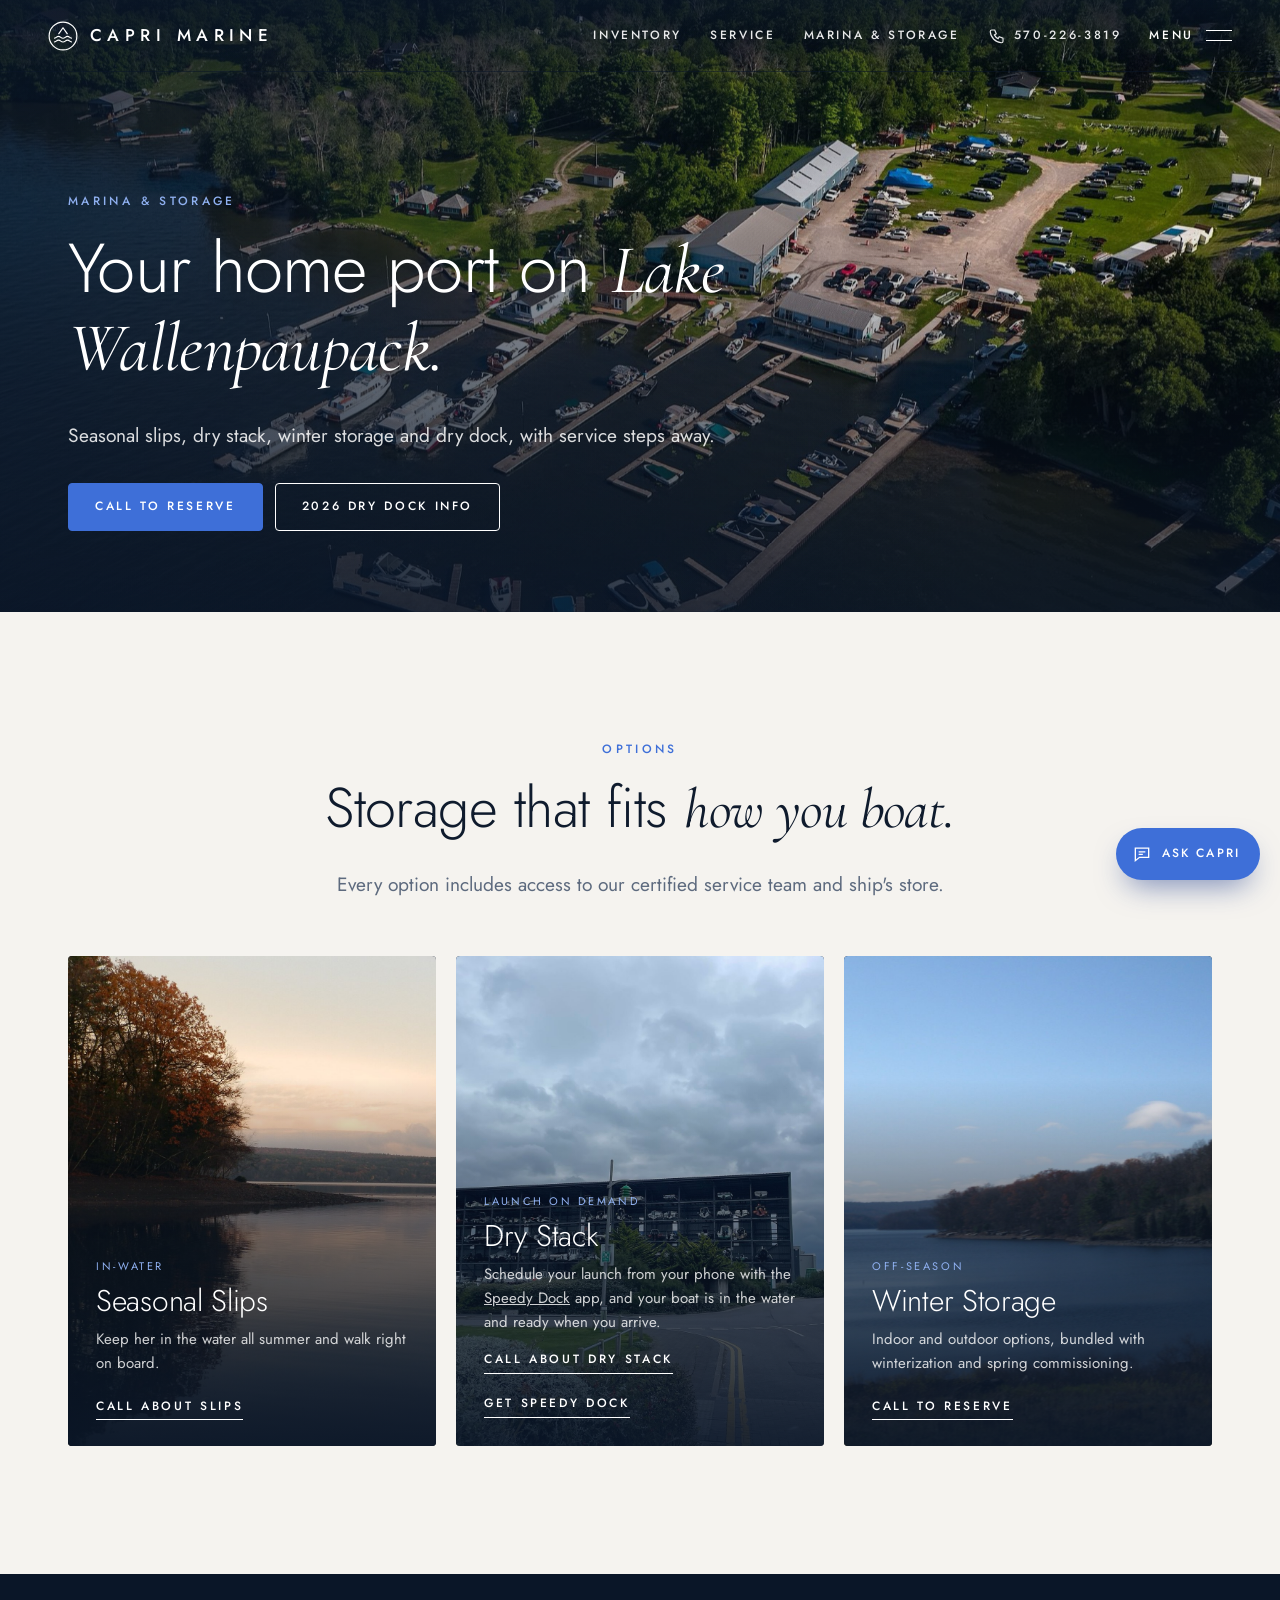
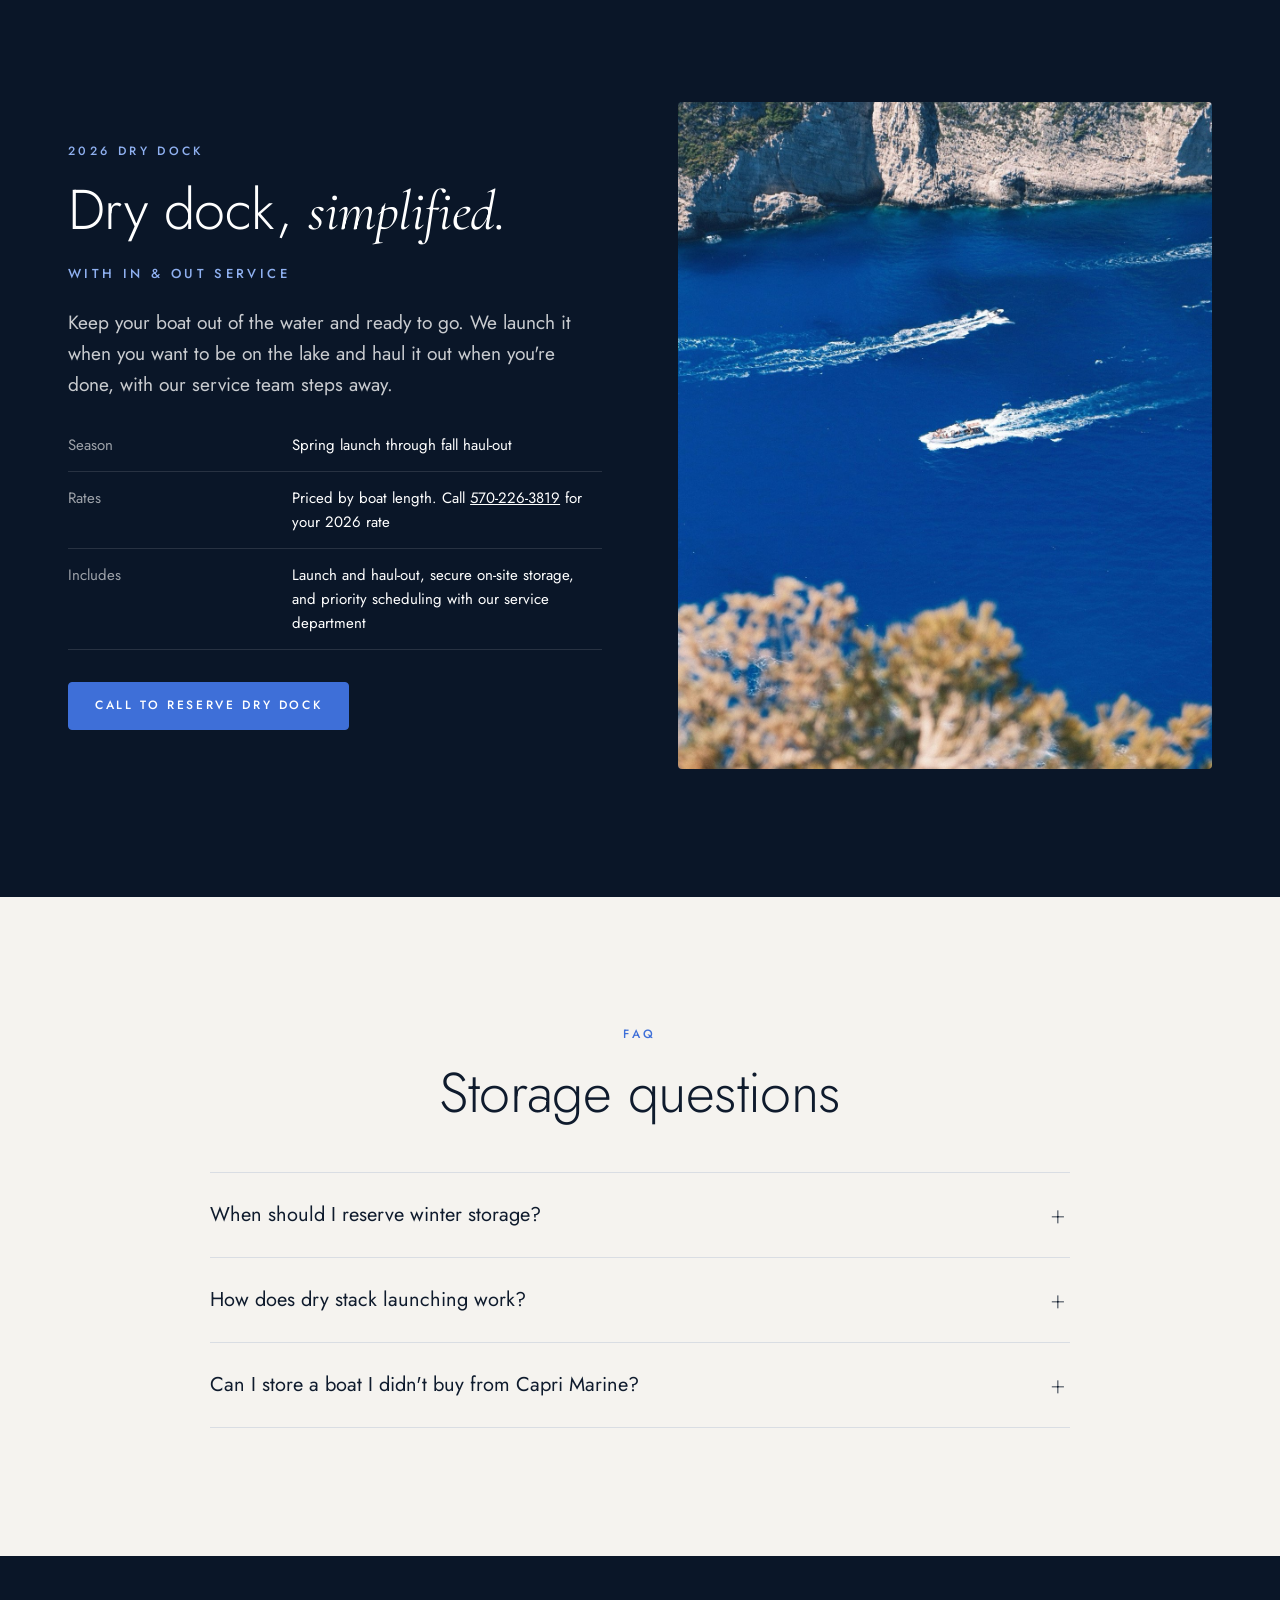
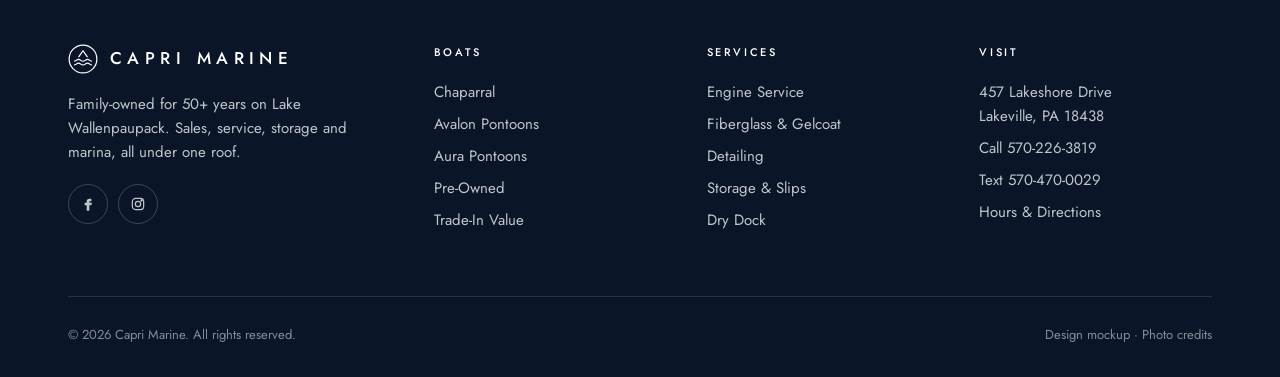
<file: marina.html>
<!doctype html>
<html lang="en">
<head>
  <meta charset="utf-8">
  <meta name="viewport" content="width=device-width, initial-scale=1">
  <title>Boat Storage, Slips &amp; Dry Dock on Lake Wallenpaupack | Capri Marine</title>
  <meta name="description" content="Winter boat storage, dry stack, seasonal boat slips and dry dock in Lakeville, PA on Lake Wallenpaupack. Call Capri Marine to reserve your space.">
  <link rel="icon" href="assets/img/favicon.svg" type="image/svg+xml">
  <link rel="preconnect" href="https://fonts.googleapis.com">
  <link rel="preconnect" href="https://fonts.gstatic.com" crossorigin>
  <link href="https://fonts.googleapis.com/css2?family=Jost:wght@200;300;400;500&family=Cormorant+Garamond:ital,wght@1,400&display=swap" rel="stylesheet">
  <link rel="stylesheet" href="assets/css/style.css?v=2">
</head>
<body data-page="marina" data-header="transparent">
<main>
  <section class="hero page-hero">
    <div class="hero-media" style="background-image:url('assets/img/marina-aerial.jpg')"></div>
    <div class="wrap">
      <p class="eyebrow light">Marina &amp; Storage</p>
      <h1>Your home port on <em class="accent">Lake Wallenpaupack.</em></h1>
      <p class="lede">Seasonal slips, dry stack, winter storage and dry dock, with service steps away.</p>
      <div class="btn-row"><a class="btn blue" href="tel:+15702263819">Call to Reserve</a><a class="btn light" href="#dry-dock">2026 Dry Dock Info</a></div>
    </div>
  </section>

  <section class="section">
    <div class="wrap">
      <div class="center reveal">
        <p class="eyebrow">Options</p>
        <h2>Storage that fits <em class="accent">how you boat.</em></h2>
        <p class="lede">Every option includes access to our certified service team and ship's store.</p>
      </div>
      <div class="brand-grid">
        <div class="brand-card reveal" id="slips">
          <img src="assets/img/lake-evening.jpg" alt="Calm lake water at dusk" loading="lazy">
          <div class="body"><span class="tag">In-Water</span><h3>Seasonal Slips</h3><p>Keep her in the water all summer and walk right on board.</p><a class="text-link" href="tel:+15702263819">Call about slips</a></div>
        </div>
        <div class="brand-card reveal" id="dry-stack">
          <img src="assets/img/dry-stack.jpg" alt="Boats stored in a dry stack rack building" loading="lazy">
          <div class="body"><span class="tag">Launch on Demand</span><h3>Dry Stack</h3><p>Schedule your launch from your phone with the <a href="https://www.speedydock.com" target="_blank" rel="noopener">Speedy Dock</a> app, and your boat is in the water and ready when you arrive.</p><div class="btn-row" style="margin-top:0;gap:20px"><a class="text-link" href="tel:+15702263819">Call about dry stack</a><a class="text-link" href="https://www.speedydock.com" target="_blank" rel="noopener">Get Speedy Dock</a></div></div>
        </div>
        <div class="brand-card reveal">
          <img src="assets/img/lake-wallenpaupack.jpg" alt="Lake Wallenpaupack shoreline" loading="lazy">
          <div class="body"><span class="tag">Off-Season</span><h3>Winter Storage</h3><p>Indoor and outdoor options, bundled with winterization and spring commissioning.</p><a class="text-link" href="tel:+15702263819">Call to reserve</a></div>
        </div>
      </div>
    </div>
  </section>

  <section class="section on-dark" id="dry-dock">
    <div class="wrap split">
      <div class="reveal">
        <p class="eyebrow">2026 Dry Dock</p>
        <h2>Dry dock, <em class="accent">simplified.</em></h2>
        <p class="dock-sub">With in &amp; out service</p>
        <p class="lede">Keep your boat out of the water and ready to go. We launch it when you want to be on the lake and haul it out when you're done, with our service team steps away.</p>
        <table class="spec-table" style="color:#fff">
          <tbody>
            <tr><th style="color:rgba(255,255,255,.6);border-color:rgba(255,255,255,.12)">Season</th><td style="border-color:rgba(255,255,255,.12)">Spring launch through fall haul-out</td></tr>
            <tr><th style="color:rgba(255,255,255,.6);border-color:rgba(255,255,255,.12)">Rates</th><td style="border-color:rgba(255,255,255,.12)">Priced by boat length. Call <a href="tel:+15702263819" style="color:#fff;white-space:nowrap">570-226-3819</a> for your 2026 rate</td></tr>
            <tr><th style="color:rgba(255,255,255,.6);border-color:rgba(255,255,255,.12)">Includes</th><td style="border-color:rgba(255,255,255,.12)">Launch and haul-out, secure on-site storage, and priority scheduling with our service department</td></tr>
          </tbody>
        </table>
        <div class="btn-row"><a class="btn blue" href="tel:+15702263819">Call to Reserve Dry Dock</a></div>
      </div>
      <div class="reveal"><img src="assets/img/aerial-wakes.jpg" alt="Boats leaving wakes across blue water, seen from above" style="border-radius:4px;aspect-ratio:4/5;object-fit:cover;width:100%"></div>
    </div>
  </section>

  <section class="section">
    <div class="wrap">
      <div class="center reveal"><p class="eyebrow">FAQ</p><h2>Storage questions</h2></div>
      <div class="faq">
        <details><summary>When should I reserve winter storage?</summary><p>Call us by late summer to reserve. Indoor space on the lake fills early, and storage customers get priority winterization.</p></details>
        <details><summary>How does dry stack launching work?</summary><p>Our dry stack runs on <a href="https://www.speedydock.com" target="_blank" rel="noopener">Speedy Dock</a>. Request a launch in the Speedy Dock app with your arrival time, and our team will have your boat launched and waiting at the dock. Prefer to call or text? That works too.</p></details>
        <details><summary>Can I store a boat I didn't buy from Capri Marine?</summary><p>Yes, subject to space. Ask our team about availability for your boat's length.</p></details>
      </div>
    </div>
  </section>
</main>
<script src="assets/js/main.js?v=2"></script>
</body>
</html>
</file>
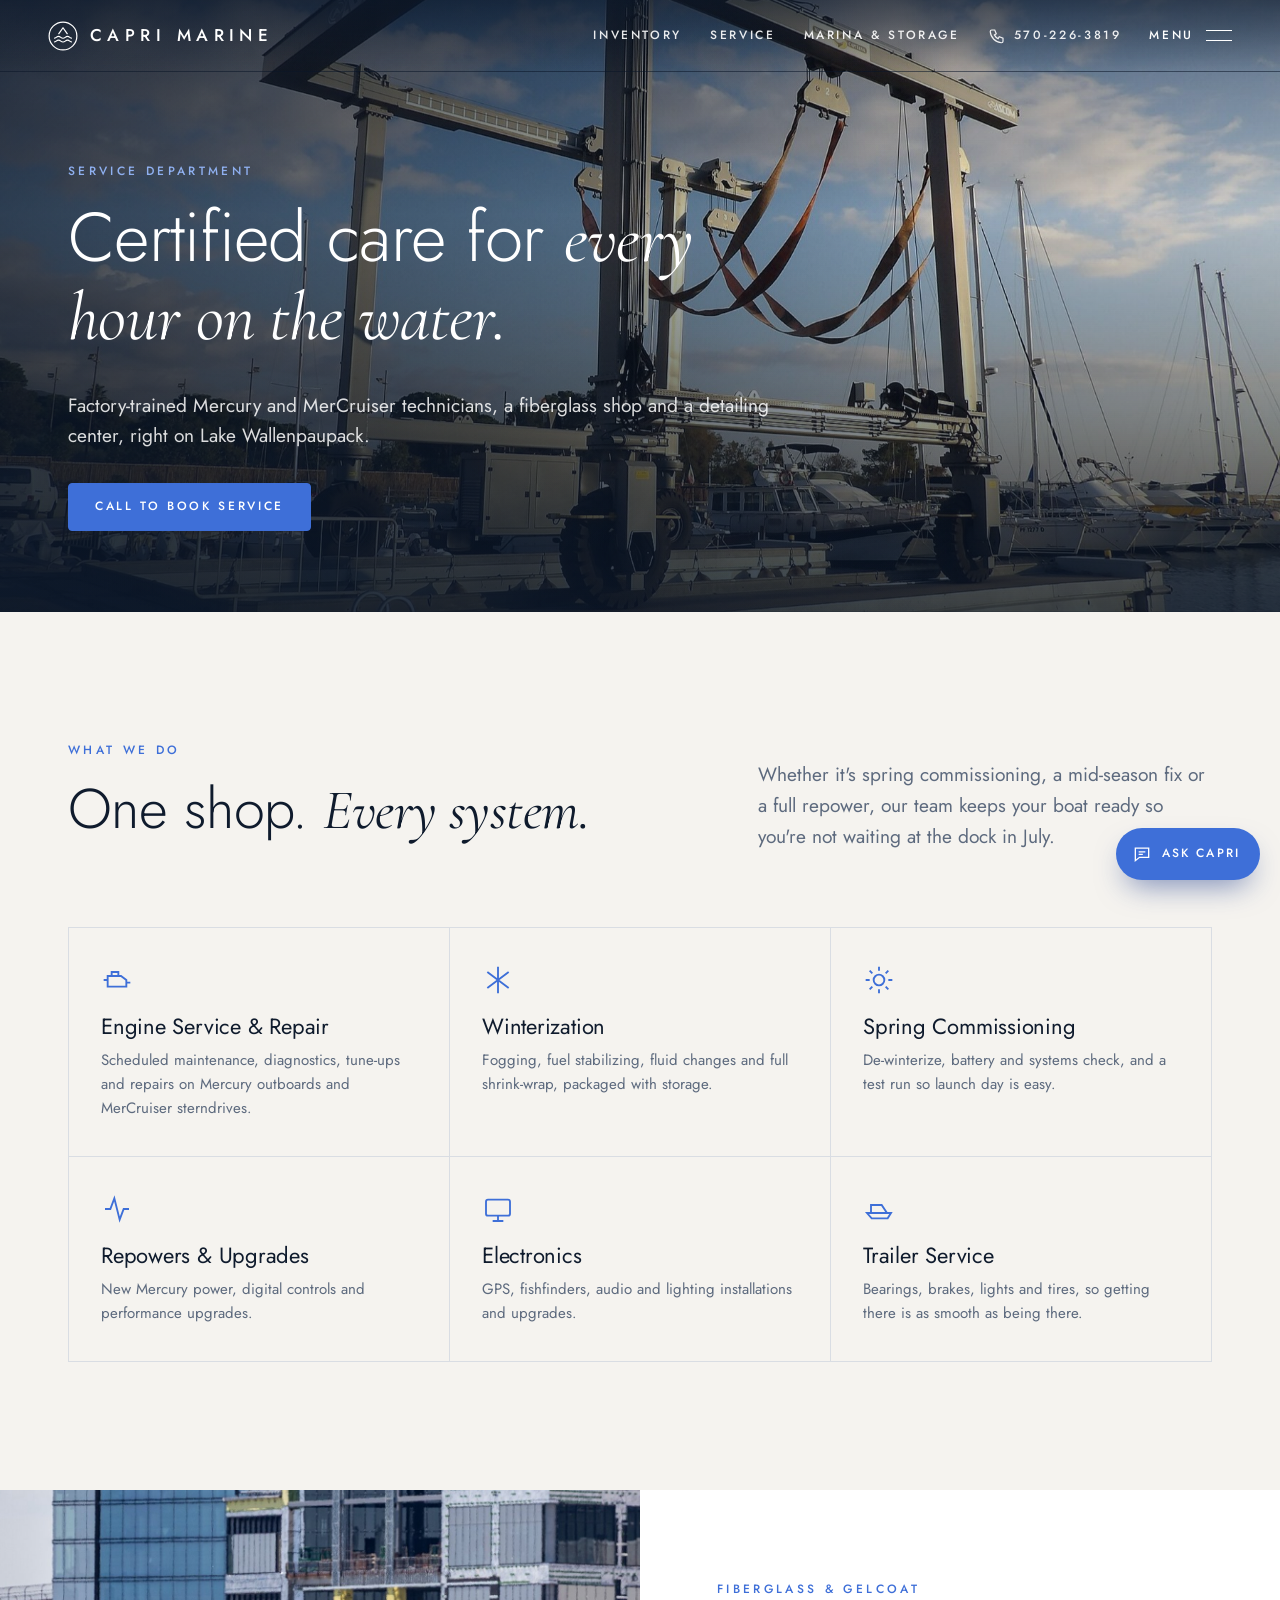
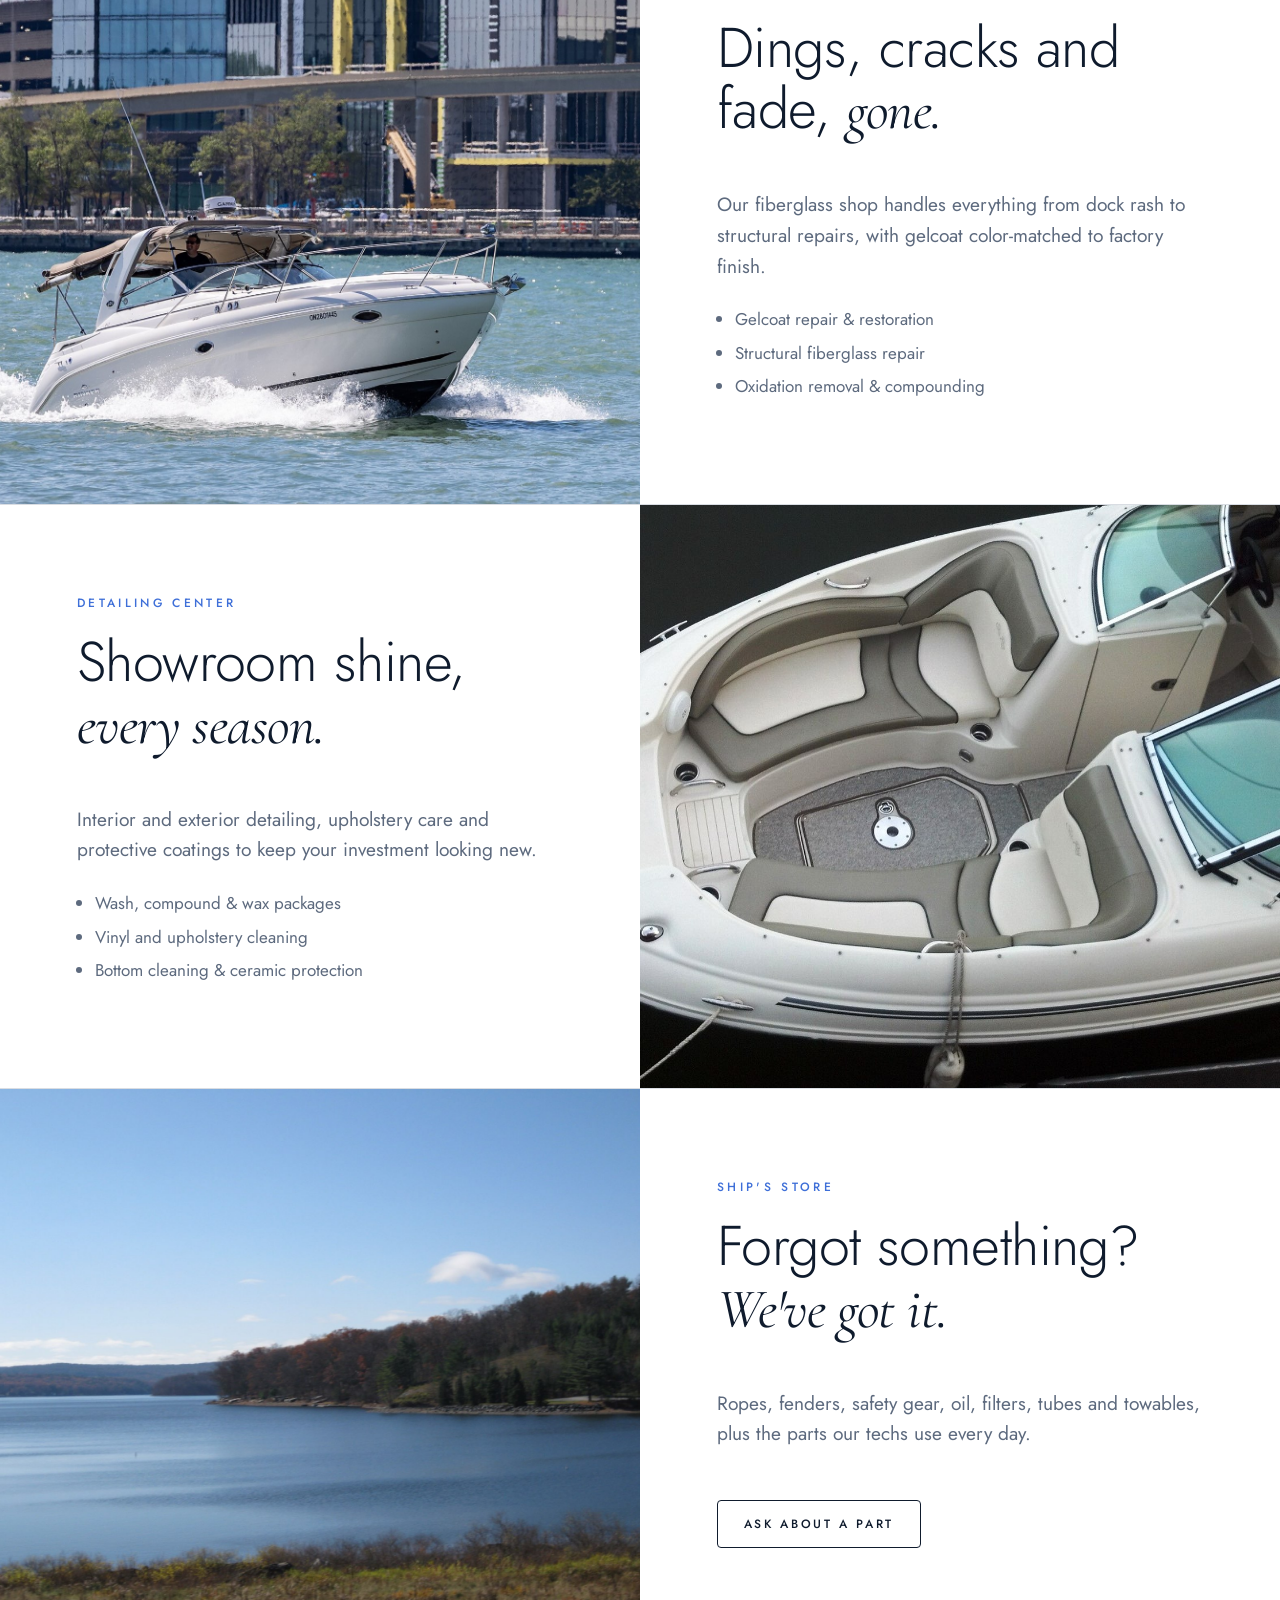
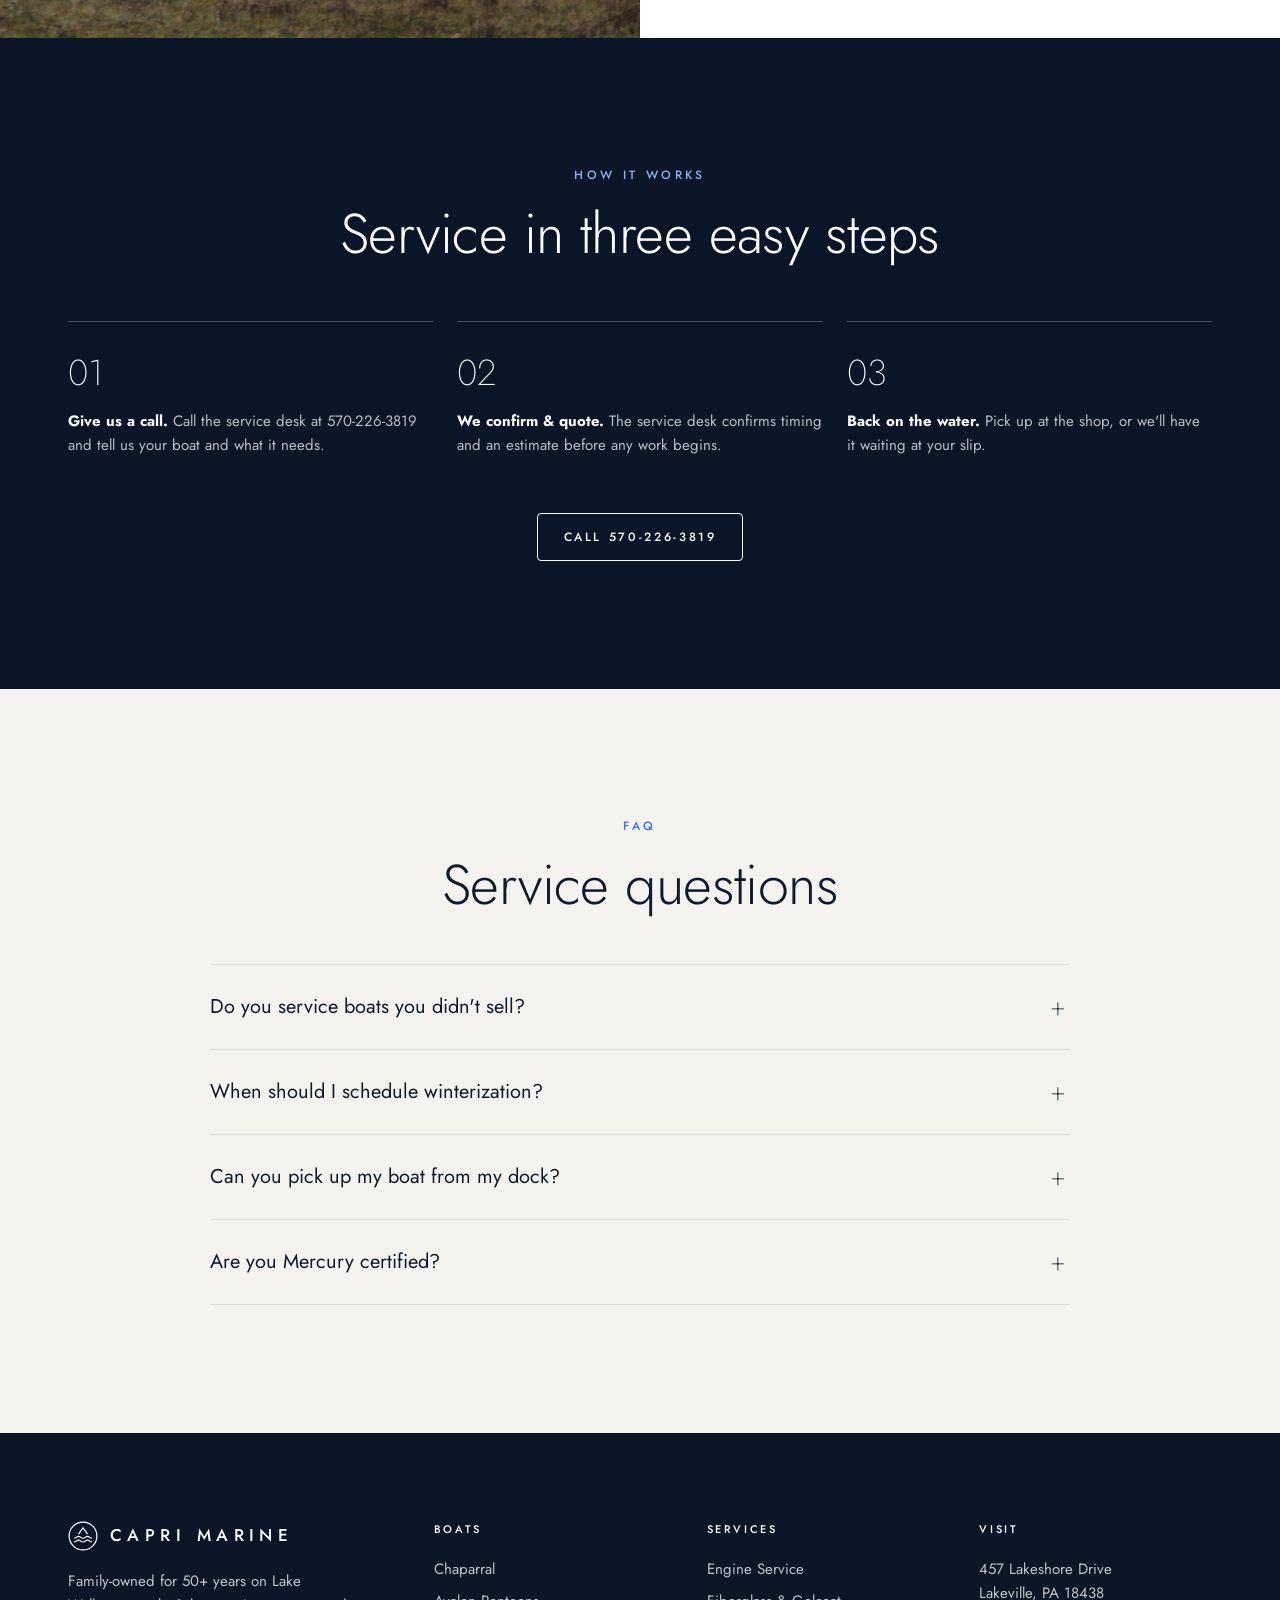
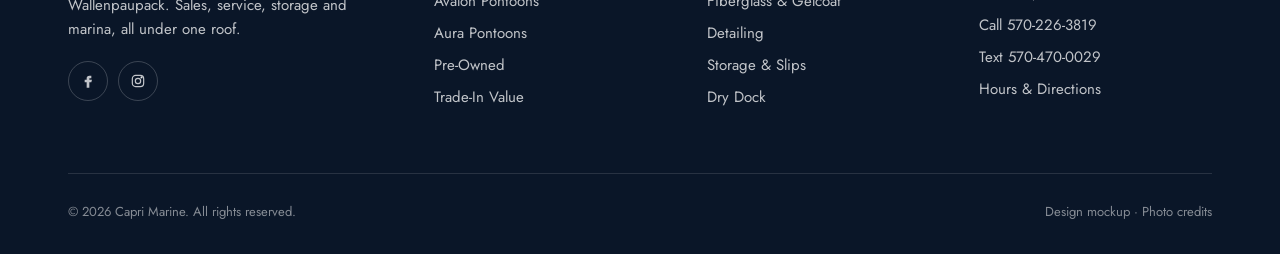
<file: service.html>
<!doctype html>
<html lang="en">
<head>
  <meta charset="utf-8">
  <meta name="viewport" content="width=device-width, initial-scale=1">
  <title>Boat Service &amp; Repair in Lakeville, PA | Certified Mercury Techs | Capri Marine</title>
  <meta name="description" content="Certified Mercury and MerCruiser boat service on Lake Wallenpaupack: engine maintenance, winterization, fiberglass and gelcoat repair, detailing and electronics installs.">
  <link rel="icon" href="assets/img/favicon.svg" type="image/svg+xml">
  <link rel="preconnect" href="https://fonts.googleapis.com">
  <link rel="preconnect" href="https://fonts.gstatic.com" crossorigin>
  <link href="https://fonts.googleapis.com/css2?family=Jost:wght@200;300;400;500&family=Cormorant+Garamond:ital,wght@1,400&display=swap" rel="stylesheet">
  <link rel="stylesheet" href="assets/css/style.css?v=2">
</head>
<body data-page="service" data-header="transparent">
<main>
  <section class="hero page-hero">
    <div class="hero-media" style="background-image:url('assets/img/service-lift.jpg')"></div>
    <div class="wrap">
      <p class="eyebrow light">Service Department</p>
      <h1>Certified care for <em class="accent">every hour on the water.</em></h1>
      <p class="lede">Factory-trained Mercury and MerCruiser technicians, a fiberglass shop and a detailing center, right on Lake Wallenpaupack.</p>
      <div class="btn-row"><a class="btn blue" href="tel:+15702263819">Call to Book Service</a></div>
    </div>
  </section>

  <section class="section">
    <div class="wrap">
      <div class="split wide-left reveal">
        <div><p class="eyebrow">What We Do</p><h2>One shop. <em class="accent">Every system.</em></h2></div>
        <p class="lede">Whether it's spring commissioning, a mid-season fix or a full repower, our team keeps your boat ready so you're not waiting at the dock in July.</p>
      </div>
      <div class="svc-grid reveal">
        <div class="svc"><svg viewBox="0 0 24 24" fill="none" stroke="currentColor" stroke-width="1.4"><path d="M5 9h10l4 3v5H5Z"/><path d="M8 9V6h5v3M2 12h3M19 14h3"/></svg><h3>Engine Service &amp; Repair</h3><p>Scheduled maintenance, diagnostics, tune-ups and repairs on Mercury outboards and MerCruiser sterndrives.</p></div>
        <div class="svc"><svg viewBox="0 0 24 24" fill="none" stroke="currentColor" stroke-width="1.4"><path d="M12 2v20M4 6l16 12M20 6 4 18"/></svg><h3>Winterization</h3><p>Fogging, fuel stabilizing, fluid changes and full shrink-wrap, packaged with storage.</p></div>
        <div class="svc"><svg viewBox="0 0 24 24" fill="none" stroke="currentColor" stroke-width="1.4"><circle cx="12" cy="12" r="4"/><path d="M12 2v3M12 19v3M2 12h3M19 12h3M5 5l2 2M17 17l2 2M5 19l2-2M17 7l2-2"/></svg><h3>Spring Commissioning</h3><p>De-winterize, battery and systems check, and a test run so launch day is easy.</p></div>
        <div class="svc"><svg viewBox="0 0 24 24" fill="none" stroke="currentColor" stroke-width="1.4"><path d="M3 12h4l3-8 4 16 3-8h4"/></svg><h3>Repowers &amp; Upgrades</h3><p>New Mercury power, digital controls and performance upgrades.</p></div>
        <div class="svc"><svg viewBox="0 0 24 24" fill="none" stroke="currentColor" stroke-width="1.4"><rect x="3" y="5" width="18" height="12" rx="1.5"/><path d="M8 21h8M12 17v4"/></svg><h3>Electronics</h3><p>GPS, fishfinders, audio and lighting installations and upgrades.</p></div>
        <div class="svc"><svg viewBox="0 0 24 24" fill="none" stroke="currentColor" stroke-width="1.4"><path d="M3 15h18l-2.5 4H6.5Z"/><path d="M6 15V9h8l4 6"/></svg><h3>Trailer Service</h3><p>Bearings, brakes, lights and tires, so getting there is as smooth as being there.</p></div>
      </div>
    </div>
  </section>

  <section class="feature" id="fiberglass">
    <div class="media" style="background-image:url('assets/img/chaparral-280.jpg')"></div>
    <div class="copy reveal">
      <p class="eyebrow">Fiberglass &amp; Gelcoat</p>
      <h2>Dings, cracks and fade, <em class="accent">gone.</em></h2>
      <p class="lede">Our fiberglass shop handles everything from dock rash to structural repairs, with gelcoat color-matched to factory finish.</p>
      <ul><li>Gelcoat repair &amp; restoration</li><li>Structural fiberglass repair</li><li>Oxidation removal &amp; compounding</li></ul>
    </div>
  </section>
  <section class="feature flip" id="detailing">
    <div class="media" style="background-image:url('assets/img/detailing.jpg')"></div>
    <div class="copy reveal">
      <p class="eyebrow">Detailing Center</p>
      <h2>Showroom shine, <em class="accent">every season.</em></h2>
      <p class="lede">Interior and exterior detailing, upholstery care and protective coatings to keep your investment looking new.</p>
      <ul><li>Wash, compound &amp; wax packages</li><li>Vinyl and upholstery cleaning</li><li>Bottom cleaning &amp; ceramic protection</li></ul>
    </div>
  </section>
  <section class="feature" id="store">
    <div class="media" style="background-image:url('assets/img/lake-wallenpaupack.jpg')"></div>
    <div class="copy reveal">
      <p class="eyebrow">Ship's Store</p>
      <h2>Forgot something? <em class="accent">We've got it.</em></h2>
      <p class="lede">Ropes, fenders, safety gear, oil, filters, tubes and towables, plus the parts our techs use every day.</p>
      <div class="btn-row"><a class="btn" href="contact.html">Ask About a Part</a></div>
    </div>
  </section>

  <section class="section on-dark">
    <div class="wrap">
      <div class="center reveal">
        <p class="eyebrow">How It Works</p>
        <h2>Service in three easy steps</h2>
      </div>
      <ol class="timeline" style="grid-template-columns:repeat(3,1fr)">
        <li><div class="yr">01</div><p><strong style="color:#fff">Give us a call.</strong> Call the service desk at 570-226-3819 and tell us your boat and what it needs.</p></li>
        <li><div class="yr">02</div><p><strong style="color:#fff">We confirm &amp; quote.</strong> The service desk confirms timing and an estimate before any work begins.</p></li>
        <li><div class="yr">03</div><p><strong style="color:#fff">Back on the water.</strong> Pick up at the shop, or we'll have it waiting at your slip.</p></li>
      </ol>
      <div class="btn-row" style="justify-content:center;margin-top:56px"><a class="btn light" href="tel:+15702263819">Call 570-226-3819</a></div>
    </div>
  </section>

  <section class="section">
    <div class="wrap">
      <div class="center reveal"><p class="eyebrow">FAQ</p><h2>Service questions</h2></div>
      <div class="faq">
        <details><summary>Do you service boats you didn't sell?</summary><p>Yes. We service most makes, with specialist expertise in Mercury and MerCruiser power and the Chaparral, Avalon and Aura boats we sell.</p></details>
        <details><summary>When should I schedule winterization?</summary><p>As early as possible. Fall fills up fast on the lake. Call the service desk to get on the schedule. Booking winterization with storage gets you priority.</p></details>
        <details><summary>Can you pick up my boat from my dock?</summary><p>Ask our service desk about pick-up and delivery options around Lake Wallenpaupack.</p></details>
        <details><summary>Are you Mercury certified?</summary><p>Yes. Our technicians are certified on Mercury and MerCruiser engines.</p></details>
      </div>
    </div>
  </section>
</main>
<script src="assets/js/main.js?v=2"></script>
<script type="application/ld+json">
{"@context":"https://schema.org","@type":"FAQPage","mainEntity":[
 {"@type":"Question","name":"Do you service boats you didn't sell?","acceptedAnswer":{"@type":"Answer","text":"Yes. We service most makes, with specialist expertise in Mercury and MerCruiser power."}},
 {"@type":"Question","name":"When should I schedule winterization?","acceptedAnswer":{"@type":"Answer","text":"As early as possible. Booking winterization with storage gets you priority scheduling."}},
 {"@type":"Question","name":"Are you Mercury certified?","acceptedAnswer":{"@type":"Answer","text":"Yes. Our technicians are certified on Mercury and MerCruiser engines."}}
]}
</script>
</body>
</html>
</file>
<file: assets/css/style.css>
/* Capri Marine — mockup styles
   Direction: Safe Harbor-inspired. Deep navy, quiet off-white, light display type,
   full-bleed lake photography, outlined uppercase buttons. */

:root {
  --navy: #0a1628;
  --navy-2: #12233d;
  --navy-3: #1c3354;
  --ink: #0f1b2d;
  --muted: #5d6a7e;
  --line: #d9dde3;
  --paper: #f5f3ef;
  --white: #ffffff;
  --blue: #3e6fd8;          /* nod to the current Capri Marine logo blue */
  --blue-soft: #8fb0f0;
  --sand: #c9b48a;
  --radius: 4px;
  --max: 1240px;
  --gutter: clamp(16px, 4vw, 48px);
  --head-h: 72px;
  --font: "Jost", "Helvetica Neue", Arial, sans-serif;
  --serif: "Cormorant Garamond", Georgia, serif;
}

*, *::before, *::after { box-sizing: border-box; }
html { scroll-behavior: smooth; -webkit-text-size-adjust: 100%; }
body {
  margin: 0;
  font-family: var(--font);
  font-weight: 400;
  font-size: 17px;
  line-height: 1.6;
  color: var(--ink);
  background: var(--paper);
  overflow-x: hidden;
}
img { max-width: 100%; display: block; }
a { color: inherit; }
button { font: inherit; cursor: pointer; }

/* ---------- Type ---------- */
.eyebrow {
  font-size: 12px;
  letter-spacing: .28em;
  text-transform: uppercase;
  font-weight: 500;
  color: var(--blue);
  margin: 0 0 18px;
}
.on-dark .eyebrow, .eyebrow.light { color: var(--blue-soft); }
h1, h2, h3 { font-weight: 300; line-height: 1.1; margin: 0 0 .5em; letter-spacing: -.01em; }
h1 { font-size: clamp(40px, 6.4vw, 84px); }
h2 { font-size: clamp(32px, 4.4vw, 56px); }
h3 { font-size: clamp(22px, 2.2vw, 28px); font-weight: 400; }
.lede { font-size: clamp(17px, 1.5vw, 20px); color: var(--muted); max-width: 60ch; }
.on-dark .lede { color: rgba(255,255,255,.78); }
em.accent { font-family: var(--serif); font-style: italic; font-weight: 400; }

/* ---------- Layout ---------- */
.wrap { width: 100%; max-width: var(--max); margin: 0 auto; padding: 0 var(--gutter); }
.section { padding: clamp(72px, 10vw, 140px) 0; }
.section.tight { padding: clamp(48px, 6vw, 80px) 0; }
.on-dark { background: var(--navy); color: var(--white); }
.on-white { background: var(--white); }
.center { text-align: center; }
.center .lede { margin-left: auto; margin-right: auto; }
.split { display: grid; grid-template-columns: 1fr 1fr; gap: clamp(32px, 6vw, 96px); align-items: center; }
.split.wide-left { grid-template-columns: 1.15fr .85fr; }
@media (max-width: 860px) { .split, .split.wide-left { grid-template-columns: 1fr; } }

/* ---------- Buttons ---------- */
.btn {
  display: inline-flex; align-items: center; justify-content: center; gap: 10px;
  min-height: 48px; padding: 0 26px;
  font-size: 12px; font-weight: 500; letter-spacing: .22em; text-transform: uppercase;
  text-decoration: none; border: 1px solid currentColor; border-radius: var(--radius);
  background: transparent; color: var(--ink);
  transition: background .25s, color .25s, border-color .25s;
}
.btn:hover { background: var(--ink); color: var(--white); border-color: var(--ink); }
.btn.solid { background: var(--navy); color: var(--white); border-color: var(--navy); }
.btn.solid:hover { background: var(--blue); border-color: var(--blue); }
.btn.light { color: var(--white); }
.btn.light:hover { background: var(--white); color: var(--navy); border-color: var(--white); }
.btn.blue { background: var(--blue); color: #fff; border-color: var(--blue); }
.btn.blue:hover { background: #2f5cc0; border-color: #2f5cc0; color: #fff; }
.btn-row { display: flex; flex-wrap: wrap; gap: 12px; margin-top: 32px; }
.text-link {
  font-size: 12px; letter-spacing: .22em; text-transform: uppercase; font-weight: 500;
  text-decoration: none; border-bottom: 1px solid currentColor; padding-bottom: 4px;
}

/* ---------- Header ---------- */
.site-header {
  position: fixed; inset: 0 0 auto 0; z-index: 50;
  height: var(--head-h);
  background: var(--navy); color: #fff;
  border-bottom: 1px solid rgba(255,255,255,.08);
  transition: background .3s;
}
.site-header.transparent { background: linear-gradient(rgba(10,22,40,.55), rgba(10,22,40,0)); border-bottom-color: transparent; }
.site-header.transparent.scrolled { background: var(--navy); }
.site-header .wrap { height: 100%; display: flex; align-items: center; justify-content: space-between; gap: 24px; max-width: none; }
.logo {
  display: flex; align-items: center; gap: 12px;
  text-decoration: none; color: #fff;
  font-size: 17px; letter-spacing: .32em; font-weight: 500; text-transform: uppercase; white-space: nowrap;
}
.logo svg { width: 30px; height: 30px; flex: none; }
.header-links { display: flex; align-items: center; gap: 28px; }
.header-links a {
  text-decoration: none; font-size: 12px; letter-spacing: .22em; text-transform: uppercase; font-weight: 500;
  opacity: .9;
}
.header-links a:hover { opacity: 1; color: var(--blue-soft); }
.header-links .btn { min-height: 40px; padding: 0 18px; }
.menu-toggle {
  display: inline-flex; align-items: center; gap: 12px;
  background: none; border: 0; color: #fff; padding: 8px 0;
  font-size: 12px; letter-spacing: .22em; text-transform: uppercase; font-weight: 500;
}
.menu-toggle .bars { width: 26px; height: 12px; position: relative; }
.menu-toggle .bars::before, .menu-toggle .bars::after {
  content: ""; position: absolute; left: 0; right: 0; height: 1.5px; background: currentColor; transition: transform .3s, top .3s;
}
.menu-toggle .bars::before { top: 0; }
.menu-toggle .bars::after { top: 10px; }
body.menu-open .menu-toggle .bars::before { top: 5px; transform: rotate(45deg); }
body.menu-open .menu-toggle .bars::after { top: 5px; transform: rotate(-45deg); }
.header-links .call-link { display: inline-flex; align-items: center; gap: 8px; white-space: nowrap; }
.header-links .call-link svg { flex: none; display: block; }
@media (max-width: 960px) { .header-links .hide-sm { display: none; } }
@media (max-width: 560px) {
  .logo { font-size: 14px; letter-spacing: .24em; }
  .logo svg { width: 24px; height: 24px; }
  .header-links { gap: 14px; }
  .header-links .call-link span { display: none; }
  .menu-toggle .label { display: none; }
}

/* ---------- Full-screen menu (split, like the inspo) ---------- */
.menu-overlay {
  position: fixed; inset: var(--head-h) 0 0 0; z-index: 49;
  display: grid; grid-template-columns: minmax(320px, 38%) 1fr;
  background: var(--navy); color: #fff;
  opacity: 0; visibility: hidden; transition: opacity .35s, visibility .35s;
}
body.menu-open { overflow: hidden; }
body.menu-open .menu-overlay { opacity: 1; visibility: visible; }
.menu-overlay nav { padding: clamp(32px, 5vw, 64px) var(--gutter); overflow-y: auto; display: flex; flex-direction: column; }
.menu-primary { list-style: none; padding: 0; margin: 0 0 32px; }
.menu-primary a {
  display: block; text-decoration: none; font-weight: 300;
  font-size: clamp(28px, 3.2vw, 40px); line-height: 1.5;
  transform: translateX(-12px); opacity: 0; transition: transform .5s, opacity .5s, color .2s;
}
.menu-primary a:hover { color: var(--blue-soft); }
body.menu-open .menu-primary a { transform: none; opacity: 1; }
body.menu-open .menu-primary li:nth-child(2) a { transition-delay: .04s; }
body.menu-open .menu-primary li:nth-child(3) a { transition-delay: .08s; }
body.menu-open .menu-primary li:nth-child(4) a { transition-delay: .12s; }
body.menu-open .menu-primary li:nth-child(5) a { transition-delay: .16s; }
body.menu-open .menu-primary li:nth-child(6) a { transition-delay: .2s; }
body.menu-open .menu-primary li:nth-child(7) a { transition-delay: .24s; }
.menu-secondary { list-style: none; padding: 24px 0 0; margin: 0; border-top: 1px solid rgba(255,255,255,.14); max-width: 280px; }
.menu-secondary a {
  display: flex; align-items: center; gap: 12px; text-decoration: none;
  font-size: 11px; letter-spacing: .24em; text-transform: uppercase; font-weight: 500; line-height: 2.6; opacity: .85;
}
.menu-secondary a:hover { opacity: 1; color: var(--blue-soft); }
.menu-secondary svg { width: 14px; height: 14px; }
.menu-contact { margin-top: auto; padding-top: 32px; font-size: 14px; color: rgba(255,255,255,.7); line-height: 1.8; }
.menu-contact a { text-decoration: none; color: #fff; }
.menu-visual { background: url("../img/aerial-wakes.jpg") center/cover; position: relative; }
.menu-visual::after { content: ""; position: absolute; inset: 0; background: linear-gradient(90deg, rgba(10,22,40,.45), rgba(10,22,40,0) 40%); }
@media (max-width: 760px) { .menu-overlay { grid-template-columns: 1fr; } .menu-visual { display: none; } }

/* ---------- Hero ---------- */
.hero {
  position: relative; min-height: 100svh; display: flex; align-items: flex-end;
  color: #fff; background: var(--navy) center/cover no-repeat; overflow: hidden;
}
.hero::before {
  content: ""; position: absolute; inset: 0; z-index: 1;
  background:
    linear-gradient(90deg, rgba(10,22,40,.7) 0%, rgba(10,22,40,.35) 45%, rgba(10,22,40,0) 75%),
    linear-gradient(180deg, rgba(10,22,40,.4) 0%, rgba(10,22,40,.05) 35%, rgba(10,22,40,.8) 100%);
}
@media (max-width: 760px) { .hero::before { background: linear-gradient(180deg, rgba(10,22,40,.45) 0%, rgba(10,22,40,.25) 35%, rgba(10,22,40,.92) 100%); } }
.hero-media { position: absolute; inset: 0; background-size: cover; background-position: center; transform: scale(1.06); animation: drift 22s ease-out forwards; z-index: 0; }
@keyframes drift { to { transform: scale(1); } }
.hero > .wrap { position: relative; z-index: 2; padding-bottom: clamp(120px, 16vh, 180px); }
.hero h1 { max-width: 14ch; }
.hero .lede { color: rgba(255,255,255,.85); }
.hero.page-hero { min-height: 68vh; }
.hero.page-hero > .wrap { padding-bottom: clamp(56px, 9vh, 96px); }
.hero.page-hero h1 { max-width: 18ch; font-size: clamp(38px, 5.4vw, 72px); }

/* Info bar under hero (Safe Harbor "location strip") */
.info-bar {
  position: relative; z-index: 2; margin-top: -76px;
}
.info-bar .inner {
  background: var(--navy); color: #fff;
  display: grid; grid-template-columns: repeat(4, 1fr) auto; align-items: stretch;
  border-top: 1px solid rgba(255,255,255,.12);
}
.info-bar .cell { padding: 22px 26px; border-right: 1px solid rgba(255,255,255,.1); display: flex; align-items: center; gap: 14px; }
.info-bar .cell svg { width: 22px; height: 22px; flex: none; color: var(--blue-soft); }
.info-bar .k { font-size: 11px; letter-spacing: .22em; text-transform: uppercase; color: rgba(255,255,255,.6); display: block; }
.info-bar .v { font-size: 15px; display: block; line-height: 1.35; }
.info-bar .cta { padding: 18px 22px; display: flex; align-items: center; }
@media (max-width: 1000px) {
  .info-bar { margin-top: 0; }
  .info-bar .wrap { padding: 0; }
  .info-bar .inner { grid-template-columns: 1fr 1fr; }
  .info-bar .cell { border-bottom: 1px solid rgba(255,255,255,.1); }
  .info-bar .cta { grid-column: 1 / -1; }
  .info-bar .cta .btn { width: 100%; }
}
@media (max-width: 480px) { .info-bar .cell { padding: 16px; } .info-bar .v { font-size: 14px; } }

/* ---------- Brand tiles ---------- */
.brand-grid { display: grid; grid-template-columns: repeat(3, 1fr); gap: 20px; margin-top: 56px; }
.brand-card {
  position: relative; aspect-ratio: 3/4; overflow: hidden; color: #fff; text-decoration: none;
  display: flex; align-items: flex-end; border-radius: var(--radius); background: var(--navy);
}
.brand-card img { position: absolute; inset: 0; width: 100%; height: 100%; object-fit: cover; transition: transform 1.2s cubic-bezier(.2,.7,.2,1); }
.brand-card::after { content: ""; position: absolute; inset: 0; background: linear-gradient(180deg, rgba(10,22,40,0) 25%, rgba(10,22,40,.55) 55%, rgba(10,22,40,.92)); }
.brand-card:hover img { transform: scale(1.05); }
.brand-card .body { position: relative; z-index: 1; padding: 28px; }
.brand-card .tag { font-size: 11px; letter-spacing: .24em; text-transform: uppercase; color: var(--blue-soft); }
.brand-card h3 { font-size: 30px; font-weight: 300; margin: 6px 0 10px; }
.brand-card p { margin: 0 0 16px; font-size: 15px; color: rgba(255,255,255,.8); }
@media (max-width: 860px) {
  .brand-grid { grid-template-columns: 1fr; }
  .brand-card { aspect-ratio: 4/3; }
}

/* ---------- Horizontal carousel ---------- */
.rail-head { display: flex; justify-content: space-between; align-items: end; gap: 24px; flex-wrap: wrap; }
.rail-controls { display: flex; gap: 8px; }
.rail-controls button {
  width: 48px; height: 48px; border-radius: 50%; border: 1px solid var(--line); background: transparent; color: inherit;
  display: grid; place-items: center; transition: background .2s;
}
.on-dark .rail-controls button { border-color: rgba(255,255,255,.25); }
.rail-controls button:hover { background: var(--ink); color: #fff; border-color: var(--ink); }
.on-dark .rail-controls button:hover { background: #fff; color: var(--navy); }
.rail {
  display: grid; grid-auto-flow: column; grid-auto-columns: minmax(280px, 30%);
  gap: 20px; overflow-x: auto; scroll-snap-type: x mandatory; scrollbar-width: none;
  margin-top: 40px; padding-bottom: 8px;
}
.rail::-webkit-scrollbar { display: none; }
.rail > * { scroll-snap-align: start; }
@media (max-width: 860px) { .rail { grid-auto-columns: 82%; } }

/* ---------- Boat cards ---------- */
.boat-card {
  background: var(--white); border-radius: var(--radius); overflow: hidden; text-decoration: none; color: var(--ink);
  display: flex; flex-direction: column; border: 1px solid var(--line); transition: transform .3s, box-shadow .3s;
}
.boat-card:hover { transform: translateY(-4px); box-shadow: 0 18px 40px -20px rgba(10,22,40,.35); }
.boat-card .img { aspect-ratio: 4/3; position: relative; overflow: hidden; background: var(--navy-2); }
.boat-card .img img { width: 100%; height: 100%; object-fit: cover; }
.boat-card .badge {
  position: absolute; top: 14px; left: 14px; background: rgba(10,22,40,.85); color: #fff;
  font-size: 10px; letter-spacing: .2em; text-transform: uppercase; padding: 6px 10px; border-radius: 2px;
}
.boat-card .badge.alt { background: var(--blue); }
.boat-card .body { padding: 20px 22px 22px; display: flex; flex-direction: column; flex: 1; }
.boat-card .make { font-size: 11px; letter-spacing: .22em; text-transform: uppercase; color: var(--muted); }
.boat-card h3 { font-size: 22px; margin: 4px 0 12px; }
.boat-card .specs { display: flex; flex-wrap: wrap; gap: 6px 18px; font-size: 14px; color: var(--muted); margin: 0 0 18px; padding: 0; list-style: none; }
.boat-card .specs li { display: flex; align-items: center; gap: 6px; }
.boat-card .specs svg { width: 14px; height: 14px; }
.boat-card .foot { margin-top: auto; display: flex; justify-content: space-between; align-items: center; border-top: 1px solid var(--line); padding-top: 14px; }
.boat-card .price { font-size: 15px; font-weight: 500; }
.boat-card .more { font-size: 11px; letter-spacing: .22em; text-transform: uppercase; color: var(--blue); }

/* ---------- Services grid ---------- */
.svc-grid { display: grid; grid-template-columns: repeat(3, 1fr); gap: 1px; background: var(--line); border: 1px solid var(--line); margin-top: 56px; }
.svc {
  background: var(--paper); padding: 36px 32px; text-decoration: none; color: var(--ink);
  display: flex; flex-direction: column; gap: 10px; transition: background .25s;
}
.on-white .svc { background: var(--white); }
.svc:hover { background: var(--navy); color: #fff; }
.svc:hover p { color: rgba(255,255,255,.75); }
.svc svg { width: 32px; height: 32px; color: var(--blue); margin-bottom: 8px; }
.svc:hover svg { color: var(--blue-soft); }
.svc h3 { font-size: 22px; margin: 0; }
.svc p { margin: 0; font-size: 15px; color: var(--muted); }
.svc .text-link { margin-top: auto; padding-top: 16px; align-self: flex-start; border: 0; color: var(--blue); }
.svc:hover .text-link { color: var(--blue-soft); }
@media (max-width: 960px) { .svc-grid { grid-template-columns: 1fr 1fr; } }
@media (max-width: 600px) { .svc-grid { grid-template-columns: 1fr; } .svc { padding: 28px 22px; } }

/* ---------- Stats / trust ---------- */
.stats { display: grid; grid-template-columns: repeat(4, 1fr); gap: 32px; margin-top: 56px; }
.stat .num { font-size: clamp(40px, 5vw, 64px); font-weight: 200; line-height: 1; }
.stat .lbl { font-size: 12px; letter-spacing: .22em; text-transform: uppercase; margin-top: 12px; color: var(--muted); }
.on-dark .stat .lbl { color: rgba(255,255,255,.6); }
@media (max-width: 760px) { .stats { grid-template-columns: 1fr 1fr; } }

.photo-stack { position: relative; padding: 0 0 18% 12%; }
.photo-stack img { border-radius: var(--radius); width: 100%; aspect-ratio: 4/5; object-fit: cover; }
.photo-stack img + img {
  position: absolute; left: 0; bottom: 0; width: 52%; aspect-ratio: 1; border: 8px solid var(--paper);
}
.on-white .photo-stack img + img { border-color: var(--white); }

.cred-list { list-style: none; padding: 0; margin: 32px 0 0; display: grid; gap: 0; }
.cred-list li { display: flex; gap: 16px; align-items: flex-start; padding: 18px 0; border-top: 1px solid var(--line); }
.cred-list li:last-child { border-bottom: 1px solid var(--line); }
.cred-list svg { width: 22px; height: 22px; color: var(--blue); flex: none; margin-top: 3px; }
.cred-list strong { font-weight: 500; display: block; }
.cred-list span { color: var(--muted); font-size: 15px; }

/* ---------- Full-bleed water band ---------- */
.band {
  position: relative; min-height: 70vh; display: flex; align-items: center; color: #fff;
  background: center/cover no-repeat fixed;
}
.band::before { content: ""; position: absolute; inset: 0; background: rgba(10,22,40,.45); }
.band .wrap { position: relative; }
@media (max-width: 860px), (hover: none) { .band { background-attachment: scroll; } }

/* ---------- Reviews ---------- */
.reviews { display: grid; grid-template-columns: repeat(3, 1fr); gap: 20px; margin-top: 48px; }
.reviews.two { grid-template-columns: repeat(2, 1fr); }
.review { background: var(--white); border: 1px solid var(--line); border-radius: var(--radius); padding: 32px; display: flex; flex-direction: column; gap: 16px; }
.on-dark .review { background: var(--navy-2); border-color: rgba(255,255,255,.08); }
.stars { color: #e7b546; letter-spacing: 3px; font-size: 15px; }
.review blockquote { margin: 0; font-family: var(--serif); font-size: 22px; line-height: 1.4; font-style: italic; }
.review cite { font-style: normal; font-size: 12px; letter-spacing: .2em; text-transform: uppercase; color: var(--muted); margin-top: auto; }
.on-dark .review cite { color: rgba(255,255,255,.6); }
.placeholder-note { font-size: 12px; color: var(--muted); margin-top: 18px; }
.on-dark .placeholder-note { color: rgba(255,255,255,.5); }
@media (max-width: 900px) { .reviews, .reviews.two { grid-template-columns: 1fr; } }

/* ---------- Feature rows (alternating image/text) ---------- */
.feature { display: grid; grid-template-columns: 1fr 1fr; align-items: stretch; background: var(--white); }
.feature + .feature { border-top: 1px solid var(--line); }
.feature .media { min-height: 480px; background: center/cover no-repeat; }
.feature .copy { padding: clamp(40px, 7vw, 100px) clamp(24px, 6vw, 88px); display: flex; flex-direction: column; justify-content: center; }
.feature.flip .media { order: 2; }
.feature ul { padding-left: 18px; margin: 0 0 8px; color: var(--muted); }
.feature li { margin: 6px 0; }
@media (max-width: 860px) {
  .feature { grid-template-columns: 1fr; }
  .feature .media { min-height: 300px; }
  .feature.flip .media { order: 0; }
}

/* ---------- Plan CTA ---------- */
.plan-cta { max-width: 760px; margin: 0 auto; text-align: center; }
.plan-cta .lede { margin-left: auto; margin-right: auto; }

/* ---------- Inventory page ---------- */
.inv-layout { display: grid; grid-template-columns: 260px 1fr; gap: 40px; align-items: start; }
.filters { position: sticky; top: calc(var(--head-h) + 24px); background: var(--white); border: 1px solid var(--line); border-radius: var(--radius); padding: 24px; }
.filters h3 { font-size: 13px; letter-spacing: .22em; text-transform: uppercase; font-weight: 500; margin: 0 0 16px; }
.filter-group { border-top: 1px solid var(--line); padding: 16px 0; }
.filter-group:first-of-type { border-top: 0; padding-top: 0; }
.filter-group .gl { font-size: 11px; letter-spacing: .2em; text-transform: uppercase; color: var(--muted); margin-bottom: 10px; display: block; }
.chip-row { display: flex; flex-wrap: wrap; gap: 8px; }
.chip {
  border: 1px solid var(--line); background: transparent; border-radius: 999px; padding: 7px 14px; font-size: 13px;
  transition: all .2s; color: var(--ink);
}
.chip[aria-pressed="true"] { background: var(--navy); border-color: var(--navy); color: #fff; }
.filters select, .filters input[type="search"] {
  width: 100%; padding: 11px 12px; border: 1px solid var(--line); border-radius: var(--radius); background: var(--paper); font: inherit; font-size: 15px;
}
.inv-toolbar { display: flex; justify-content: space-between; align-items: center; gap: 16px; margin-bottom: 24px; flex-wrap: wrap; }
.inv-toolbar .count { color: var(--muted); font-size: 15px; }
.inv-toolbar select { padding: 10px 12px; border: 1px solid var(--line); border-radius: var(--radius); background: var(--white); font: inherit; font-size: 14px; }
.inv-grid { display: grid; grid-template-columns: repeat(auto-fill, minmax(260px, 1fr)); gap: 20px; }
.empty { padding: 60px 20px; text-align: center; color: var(--muted); border: 1px dashed var(--line); border-radius: var(--radius); }
.filter-toggle { display: none; }
@media (max-width: 900px) {
  .inv-layout { grid-template-columns: 1fr; }
  .filters { position: static; display: none; }
  .filters.open { display: block; }
  .filter-toggle { display: inline-flex; }
}

/* ---------- Boat detail ---------- */
.detail-grid { display: grid; grid-template-columns: 1.3fr .7fr; gap: 48px; align-items: start; }
.gallery-main { aspect-ratio: 16/10; border-radius: var(--radius); overflow: hidden; background: var(--navy-2); }
.gallery-main img { width: 100%; height: 100%; object-fit: cover; }
.thumbs { display: grid; grid-template-columns: repeat(4, 1fr); gap: 10px; margin-top: 10px; }
.thumbs button { padding: 0; border: 2px solid transparent; border-radius: var(--radius); overflow: hidden; aspect-ratio: 4/3; background: none; }
.thumbs button[aria-current="true"] { border-color: var(--blue); }
.thumbs img { width: 100%; height: 100%; object-fit: cover; }
.spec-table { width: 100%; border-collapse: collapse; margin-top: 8px; }
.spec-table th, .spec-table td { text-align: left; padding: 14px 0; border-bottom: 1px solid var(--line); font-size: 15px; vertical-align: top; }
.spec-table th { font-weight: 400; color: var(--muted); width: 42%; }
.sticky-card { position: sticky; top: calc(var(--head-h) + 24px); background: var(--white); border: 1px solid var(--line); border-radius: var(--radius); padding: 28px; }
.sticky-card .price { font-size: 30px; font-weight: 300; margin: 6px 0 4px; }
.sticky-card .btn { width: 100%; margin-top: 10px; }
.breadcrumb { font-size: 12px; letter-spacing: .18em; text-transform: uppercase; color: var(--muted); margin-bottom: 20px; }
.breadcrumb a { text-decoration: none; }
.breadcrumb a:hover { color: var(--blue); }
@media (max-width: 900px) { .detail-grid { grid-template-columns: 1fr; } .sticky-card { position: static; } }

/* ---------- Forms ---------- */
.form-card { background: var(--white); border: 1px solid var(--line); border-radius: var(--radius); padding: clamp(24px, 4vw, 44px); }
.tabs { display: flex; gap: 0; border-bottom: 1px solid var(--line); margin-bottom: 28px; overflow-x: auto; scrollbar-width: none; }
.tabs button {
  background: none; border: 0; border-bottom: 2px solid transparent; padding: 14px 18px; white-space: nowrap;
  font-size: 12px; letter-spacing: .2em; text-transform: uppercase; font-weight: 500; color: var(--muted);
}
.tabs button[aria-selected="true"] { color: var(--ink); border-bottom-color: var(--blue); }
.form-grid { display: grid; grid-template-columns: 1fr 1fr; gap: 18px; }
.form-grid .full { grid-column: 1 / -1; }
.field label { display: block; font-size: 11px; letter-spacing: .2em; text-transform: uppercase; color: var(--muted); margin-bottom: 8px; }
.field input, .field select, .field textarea {
  width: 100%; padding: 13px 14px; border: 1px solid var(--line); border-radius: var(--radius);
  background: var(--paper); font: inherit; font-size: 16px; color: var(--ink);
}
.field input:focus, .field select:focus, .field textarea:focus { outline: 2px solid var(--blue); outline-offset: 1px; border-color: transparent; }
.field textarea { min-height: 120px; resize: vertical; }
.form-note { font-size: 13px; color: var(--muted); margin-top: 14px; }
.form-success { display: none; padding: 20px; background: #e9f1ff; border-radius: var(--radius); color: var(--navy); margin-top: 16px; }
.form-success.show { display: block; }
@media (max-width: 600px) { .form-grid { grid-template-columns: 1fr; } }

/* ---------- FAQ ---------- */
.faq { max-width: 860px; margin: 48px auto 0; }
.faq details { border-top: 1px solid var(--line); padding: 4px 0; }
.faq details:last-child { border-bottom: 1px solid var(--line); }
.faq summary {
  list-style: none; cursor: pointer; padding: 22px 40px 22px 0; position: relative; font-size: 20px; font-weight: 400;
}
.faq summary::-webkit-details-marker { display: none; }
.faq summary::after { content: "+"; position: absolute; right: 4px; top: 16px; font-size: 28px; font-weight: 200; transition: transform .25s; }
.faq details[open] summary::after { transform: rotate(45deg); }
.faq details p { margin: 0 0 22px; color: var(--muted); max-width: 70ch; }

/* ---------- Timeline (about) ---------- */
.timeline { list-style: none; padding: 0; margin: 56px 0 0; display: grid; grid-template-columns: repeat(4, 1fr); gap: 24px; }
.timeline li { border-top: 1px solid rgba(255,255,255,.25); padding-top: 22px; }
.timeline .yr { font-size: 36px; font-weight: 200; }
.timeline p { color: rgba(255,255,255,.72); font-size: 15px; margin: 8px 0 0; }
@media (max-width: 860px) { .timeline { grid-template-columns: 1fr 1fr; } }

.team { display: grid; grid-template-columns: repeat(4, 1fr); gap: 20px; margin-top: 48px; }
.member .ph { aspect-ratio: 4/5; background: linear-gradient(160deg, var(--navy-3), var(--navy)); border-radius: var(--radius); display: grid; place-items: center; color: rgba(255,255,255,.35); font-size: 12px; letter-spacing: .2em; text-transform: uppercase; }
.member h3 { font-size: 20px; margin: 16px 0 2px; }
.member p { margin: 0; color: var(--muted); font-size: 14px; }
@media (max-width: 860px) { .team { grid-template-columns: 1fr 1fr; } }

/* ---------- Call-to-book card ---------- */
.call-card { background: var(--navy); color: #fff; border-radius: var(--radius); padding: 32px; margin-bottom: 40px; scroll-margin-top: calc(var(--head-h) + 24px); }
.call-card h2 { font-size: 30px; margin: 0 0 10px; }
.call-card p { color: rgba(255,255,255,.75); margin: 0 0 20px; font-size: 15px; }

/* ---------- Map & contact ---------- */
.map { border: 0; width: 100%; height: 100%; min-height: 380px; border-radius: var(--radius); filter: grayscale(.3); }
.contact-list { list-style: none; padding: 0; margin: 24px 0 0; }
.contact-list li { padding: 16px 0; border-top: 1px solid var(--line); display: grid; grid-template-columns: 110px 1fr; gap: 12px; }
.contact-list .k { font-size: 11px; letter-spacing: .2em; text-transform: uppercase; color: var(--muted); padding-top: 4px; }
.contact-list a { text-decoration: none; }
.contact-list a:hover { color: var(--blue); }
.hours-status { display: inline-flex; align-items: center; gap: 8px; font-size: 14px; font-weight: 500; }
.hours-status::before { content: ""; width: 8px; height: 8px; border-radius: 50%; background: #b8483e; }
.hours-status.open::before { background: #2f9e66; }
.hours-season { display: block; font-size: 11px; letter-spacing: .2em; text-transform: uppercase; color: var(--muted); margin-top: 10px; }
.hours-table { border-collapse: collapse; margin-top: 10px; width: 100%; max-width: 300px; }
.hours-table th, .hours-table td { text-align: left; font-weight: 400; padding: 4px 0; }
.hours-table th { width: 90px; color: var(--muted); }
.hours-table tr.today th, .hours-table tr.today td { color: var(--ink); font-weight: 500; }

/* ---------- Footer ---------- */
.site-footer { background: var(--navy); color: rgba(255,255,255,.75); padding: 88px 0 32px; font-size: 15px; }
.foot-top { display: grid; grid-template-columns: 1.4fr 1fr 1fr 1fr; gap: 40px; padding-bottom: 56px; border-bottom: 1px solid rgba(255,255,255,.12); }
.site-footer h4 { color: #fff; font-size: 11px; letter-spacing: .24em; text-transform: uppercase; font-weight: 500; margin: 0 0 18px; }
.site-footer ul { list-style: none; padding: 0; margin: 0; }
.site-footer li { margin: 8px 0; }
.site-footer a { text-decoration: none; }
.site-footer a:hover { color: #fff; }
.site-footer .logo { margin-bottom: 18px; }
.foot-bottom { display: flex; justify-content: space-between; gap: 16px; flex-wrap: wrap; padding-top: 28px; font-size: 13px; color: rgba(255,255,255,.5); }
.socials { display: flex; gap: 10px; margin-top: 20px; }
.socials a { width: 40px; height: 40px; border: 1px solid rgba(255,255,255,.2); border-radius: 50%; display: grid; place-items: center; }
.socials a:hover { background: #fff; color: var(--navy); }
.socials svg { width: 16px; height: 16px; }
@media (max-width: 860px) { .foot-top { grid-template-columns: 1fr 1fr; } .foot-top > :first-child { grid-column: 1 / -1; } }

/* ---------- Mobile quick-action bar ---------- */
.quick-bar { display: none; }
@media (max-width: 760px) {
  .quick-bar {
    display: grid; grid-template-columns: repeat(3, 1fr); position: fixed; inset: auto 0 0 0; z-index: 40;
    background: var(--navy); border-top: 1px solid rgba(255,255,255,.12); padding-bottom: env(safe-area-inset-bottom);
  }
  .quick-bar a { color: #fff; text-decoration: none; display: flex; flex-direction: column; align-items: center; gap: 4px; padding: 10px 0 12px; font-size: 10px; letter-spacing: .18em; text-transform: uppercase; }
  .quick-bar a + a { border-left: 1px solid rgba(255,255,255,.1); }
  .quick-bar svg { width: 20px; height: 20px; }
  body { padding-bottom: 64px; }
  .chat-launch { bottom: 80px !important; }
}

/* ---------- AI chat assistant (mock) ---------- */
.chat-launch {
  position: fixed; right: 20px; bottom: 20px; z-index: 45;
  display: flex; align-items: center; gap: 10px; padding: 0 20px 0 16px; height: 52px; border-radius: 999px;
  background: var(--blue); color: #fff; border: 0; box-shadow: 0 14px 30px -10px rgba(30,60,140,.6);
  font-size: 12px; letter-spacing: .18em; text-transform: uppercase; font-weight: 500;
}
.chat-launch svg { width: 20px; height: 20px; }
.chat-panel {
  position: fixed; right: 20px; bottom: 84px; z-index: 46; width: min(380px, calc(100vw - 32px)); height: min(560px, calc(100svh - 160px));
  background: var(--white); border-radius: 12px; box-shadow: 0 30px 60px -20px rgba(10,22,40,.45);
  display: flex; flex-direction: column; overflow: hidden;
  transform: translateY(16px) scale(.98); opacity: 0; visibility: hidden; transition: all .25s;
}
.chat-panel.open { transform: none; opacity: 1; visibility: visible; }
.chat-head { background: var(--navy); color: #fff; padding: 16px 18px; display: flex; align-items: center; justify-content: space-between; }
.chat-head strong { font-weight: 500; display: block; font-size: 15px; }
.chat-head span { font-size: 12px; color: rgba(255,255,255,.65); }
.chat-head button { background: none; border: 0; color: #fff; font-size: 24px; line-height: 1; }
.chat-body { flex: 1; overflow-y: auto; padding: 18px; display: flex; flex-direction: column; gap: 10px; background: var(--paper); }
.msg { max-width: 85%; padding: 11px 14px; border-radius: 14px; font-size: 15px; line-height: 1.45; }
.msg.bot { background: var(--white); border: 1px solid var(--line); border-bottom-left-radius: 4px; align-self: flex-start; }
.msg.user { background: var(--navy); color: #fff; border-bottom-right-radius: 4px; align-self: flex-end; }
.chat-suggest { display: flex; flex-wrap: wrap; gap: 6px; padding: 10px 18px 0; background: var(--paper); }
.chat-suggest button { border: 1px solid var(--line); background: var(--white); border-radius: 999px; padding: 6px 12px; font-size: 13px; }
.chat-form { display: flex; gap: 8px; padding: 12px; border-top: 1px solid var(--line); background: var(--white); }
.chat-form input { flex: 1; padding: 12px 14px; border: 1px solid var(--line); border-radius: 999px; font: inherit; font-size: 15px; }
.chat-form button { width: 44px; height: 44px; border-radius: 50%; border: 0; background: var(--blue); color: #fff; display: grid; place-items: center; }
.typing { display: inline-flex; gap: 4px; }
.typing i { width: 6px; height: 6px; border-radius: 50%; background: var(--muted); animation: blink 1s infinite; }
.typing i:nth-child(2) { animation-delay: .15s; } .typing i:nth-child(3) { animation-delay: .3s; }
@keyframes blink { 50% { opacity: .2; } }

/* ---------- Reveal on scroll ---------- */
.reveal { opacity: 0; transform: translateY(24px); transition: opacity .9s ease, transform .9s cubic-bezier(.2,.7,.2,1); }
.reveal.in { opacity: 1; transform: none; }
@media (prefers-reduced-motion: reduce) {
  .reveal { opacity: 1; transform: none; transition: none; }
  .hero-media { animation: none; transform: none; }
  html { scroll-behavior: auto; }
}

.pad-top { padding-top: var(--head-h); }
.visually-hidden { position: absolute !important; width: 1px; height: 1px; overflow: hidden; clip: rect(0 0 0 0); white-space: nowrap; }

/* Dry dock subtitle */
.dock-sub { font-size: 13px; letter-spacing: .26em; text-transform: uppercase; font-weight: 500; color: var(--blue-soft); margin: -6px 0 22px; }
</file>
